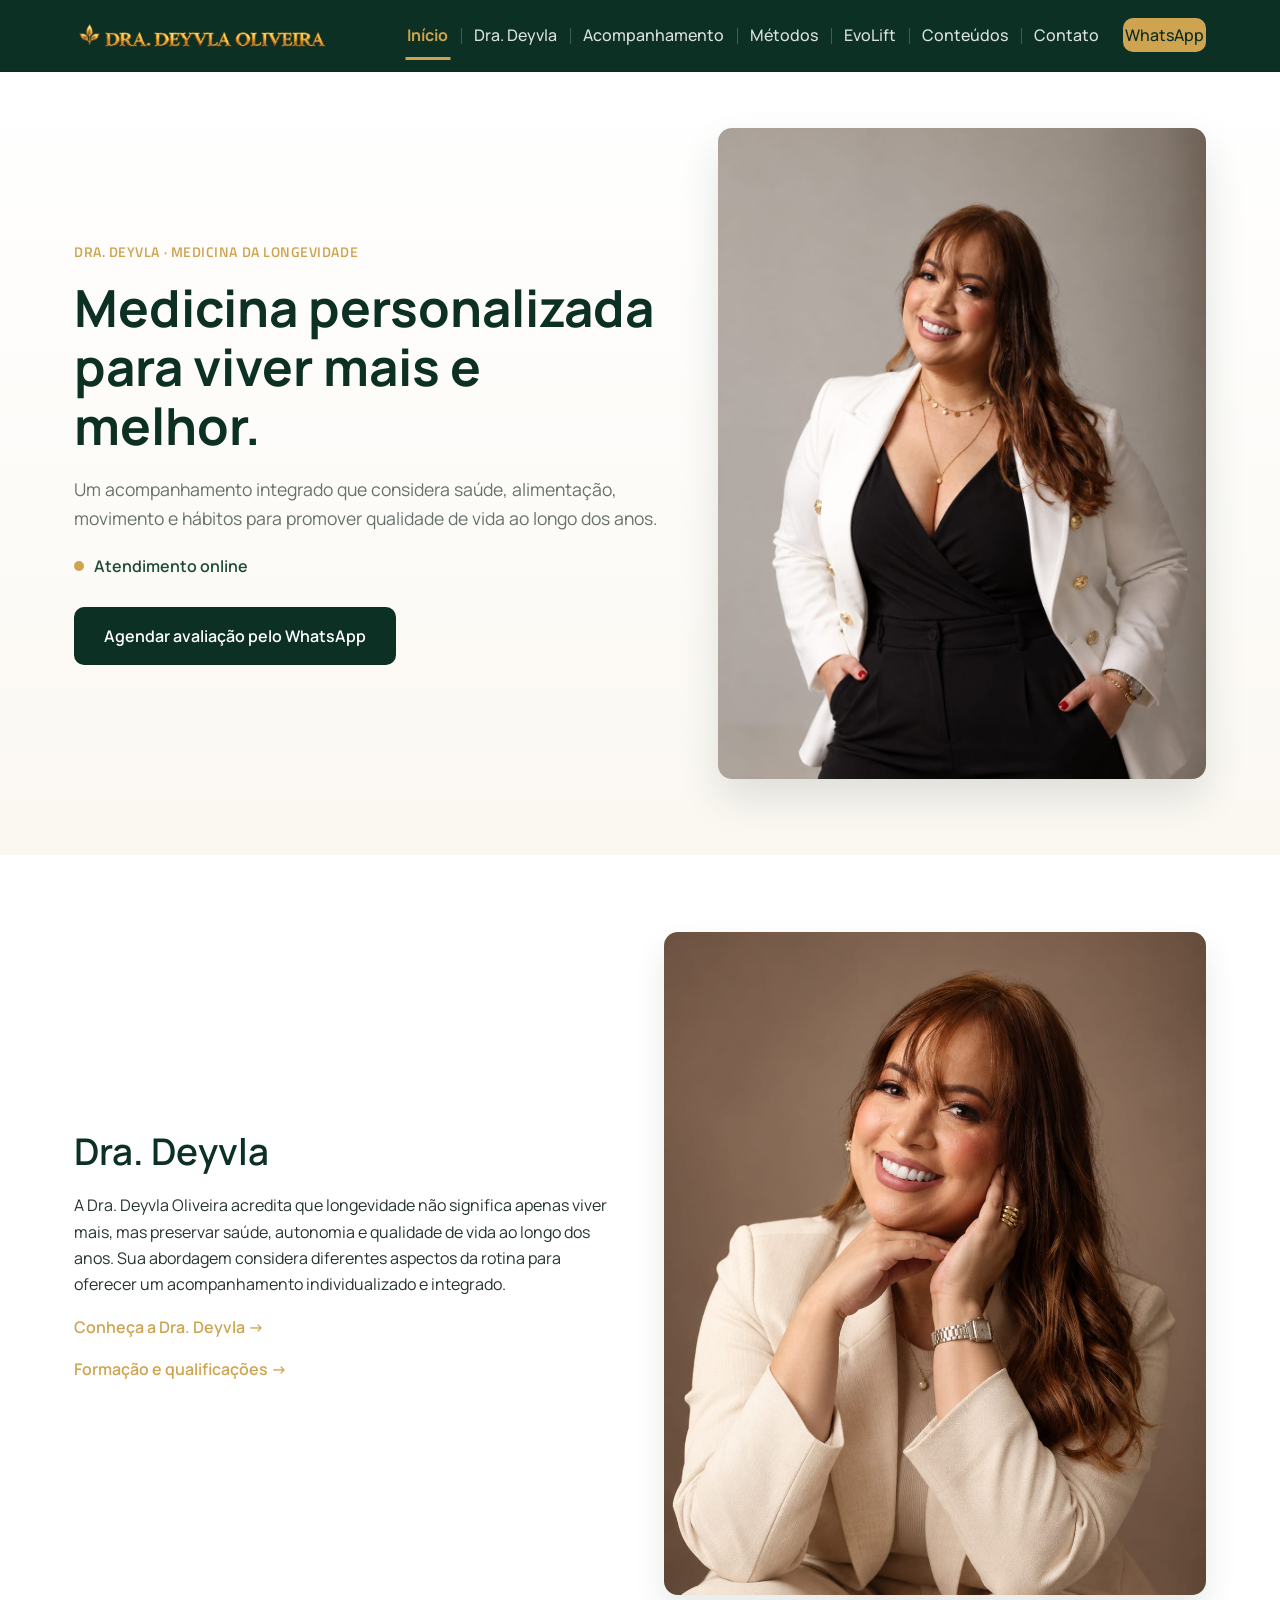
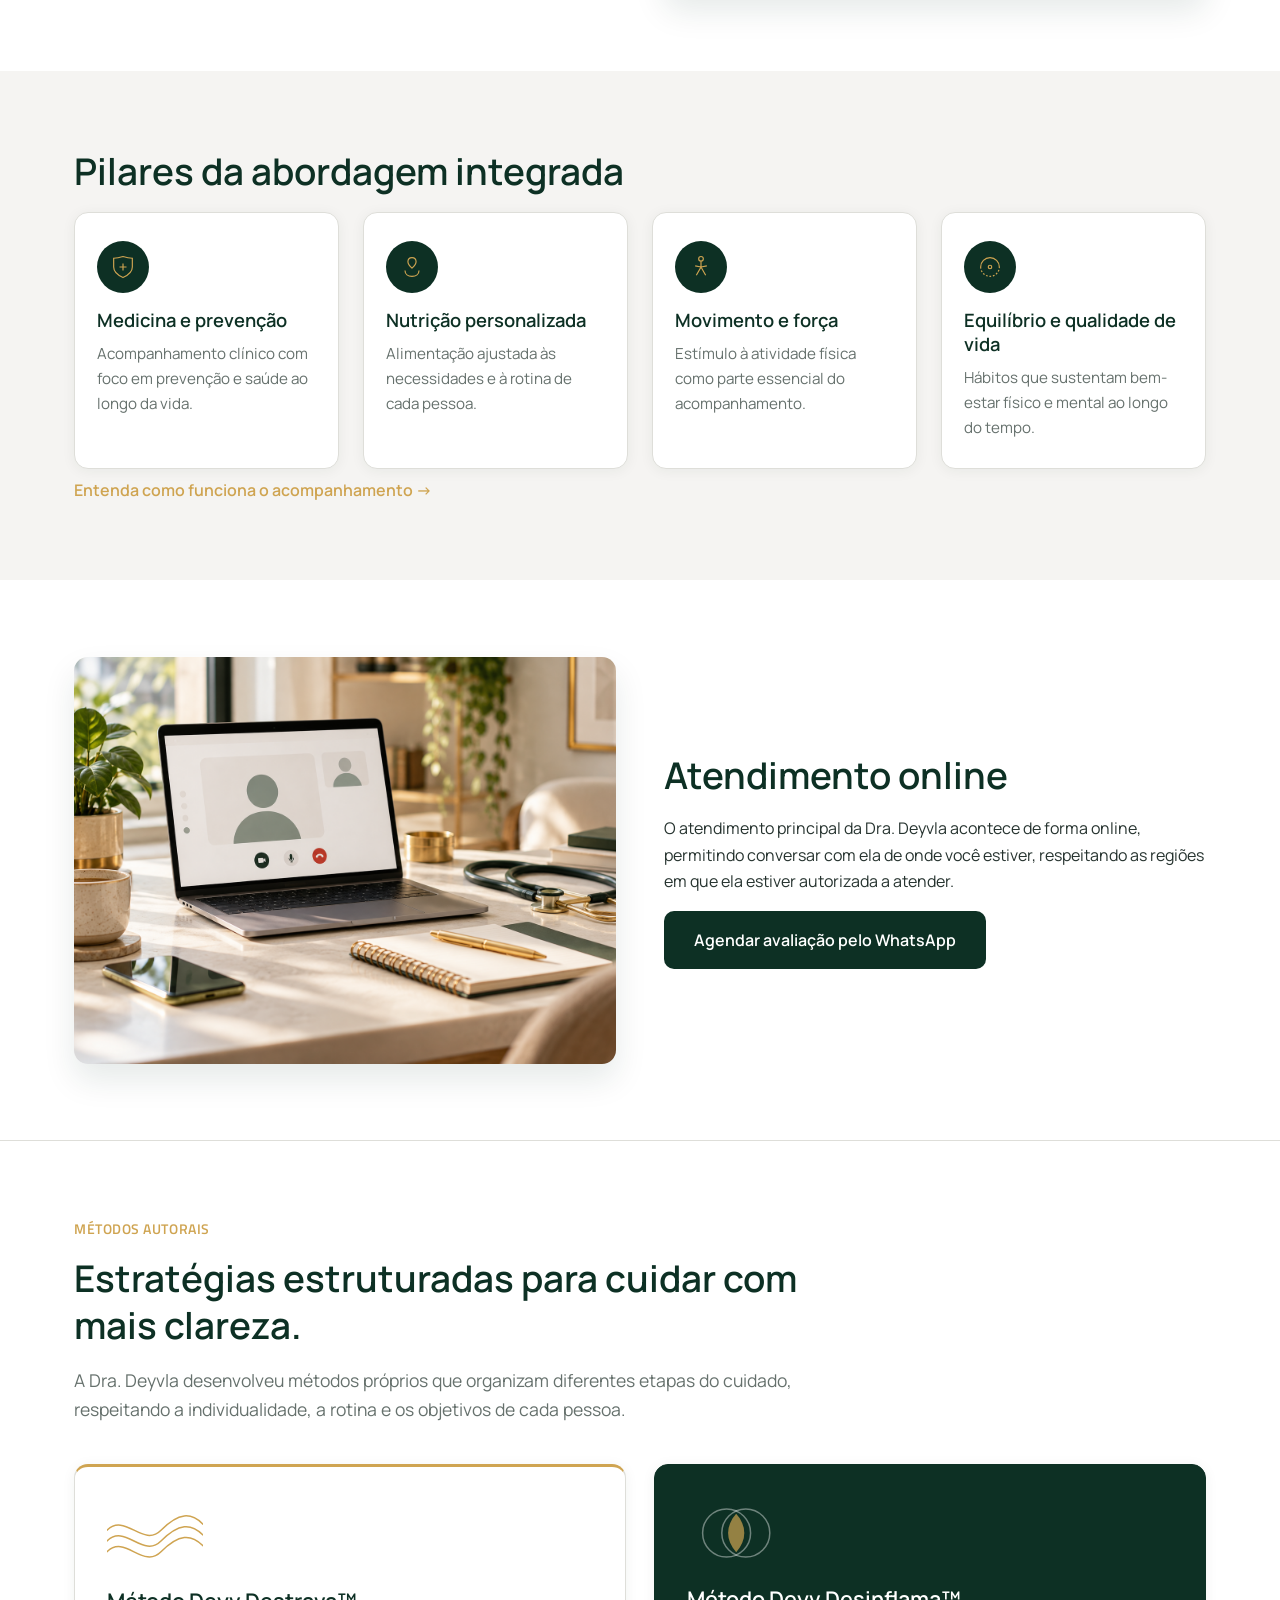
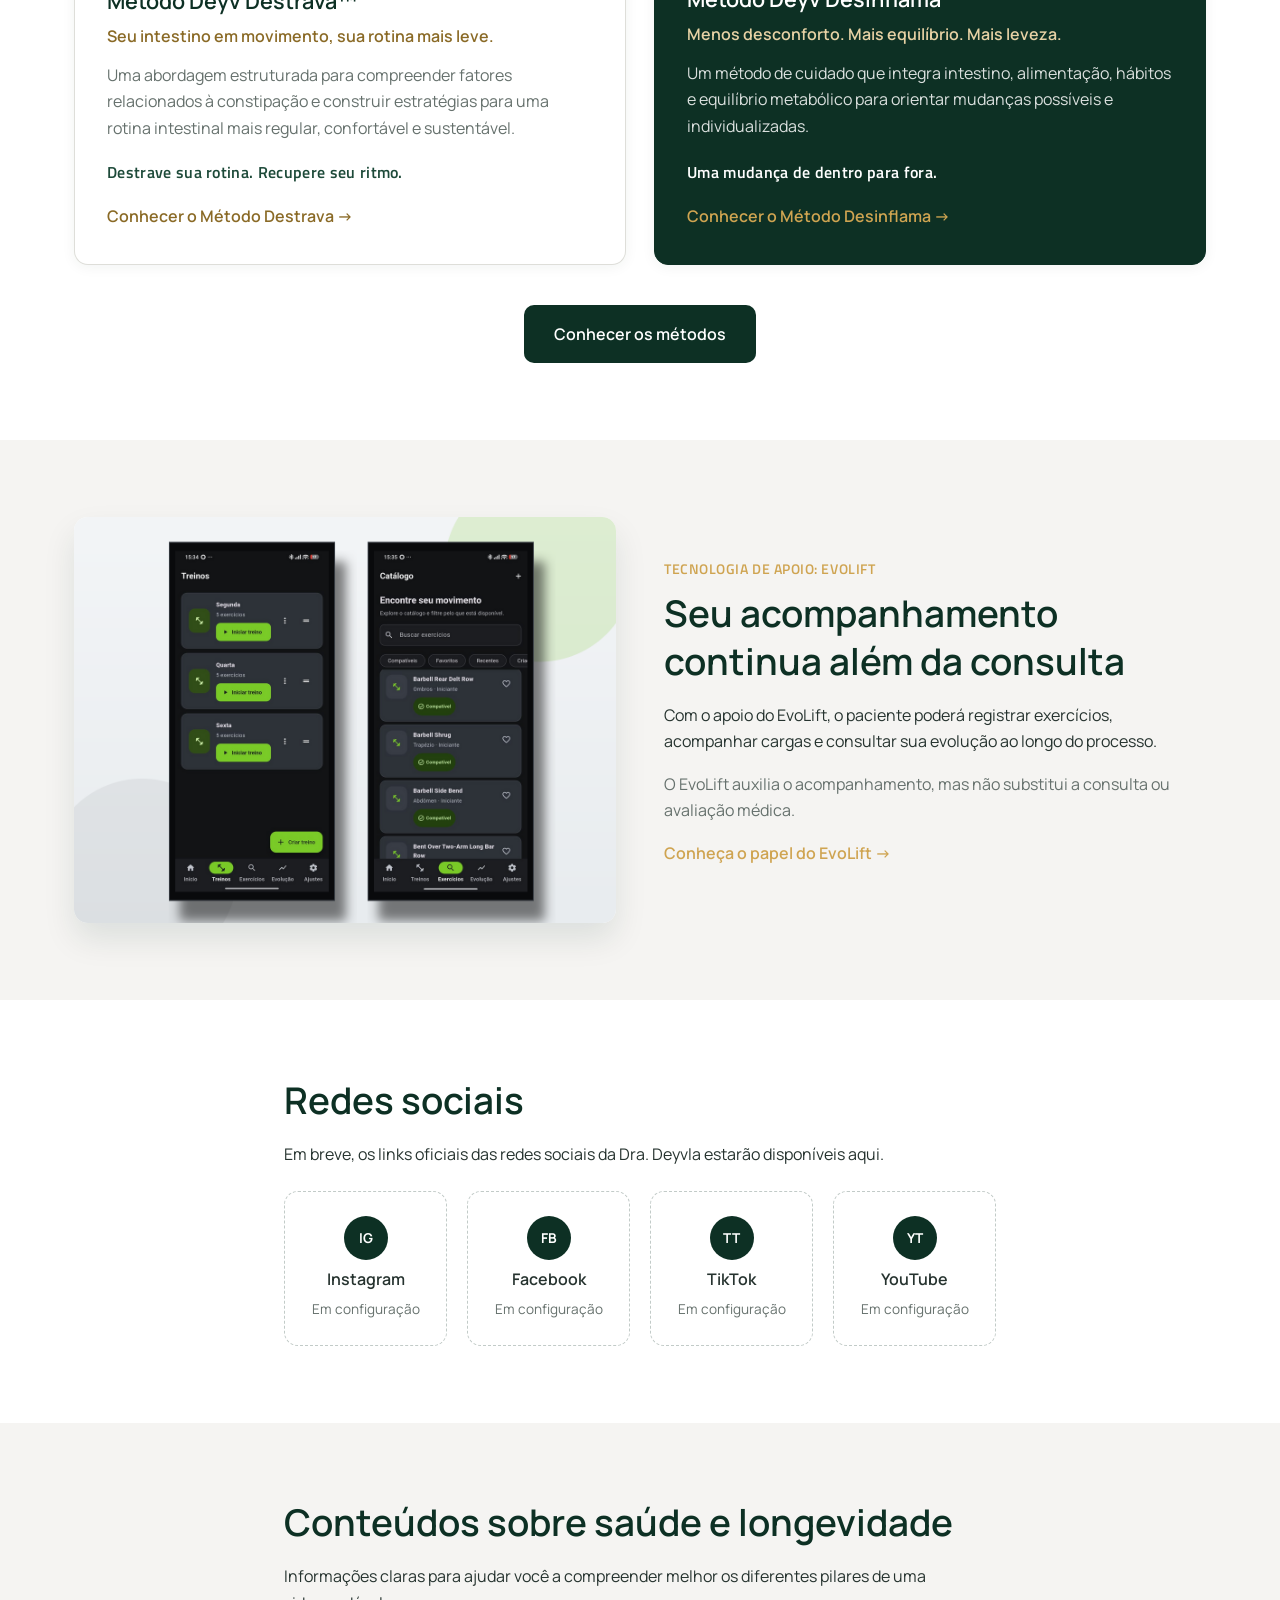
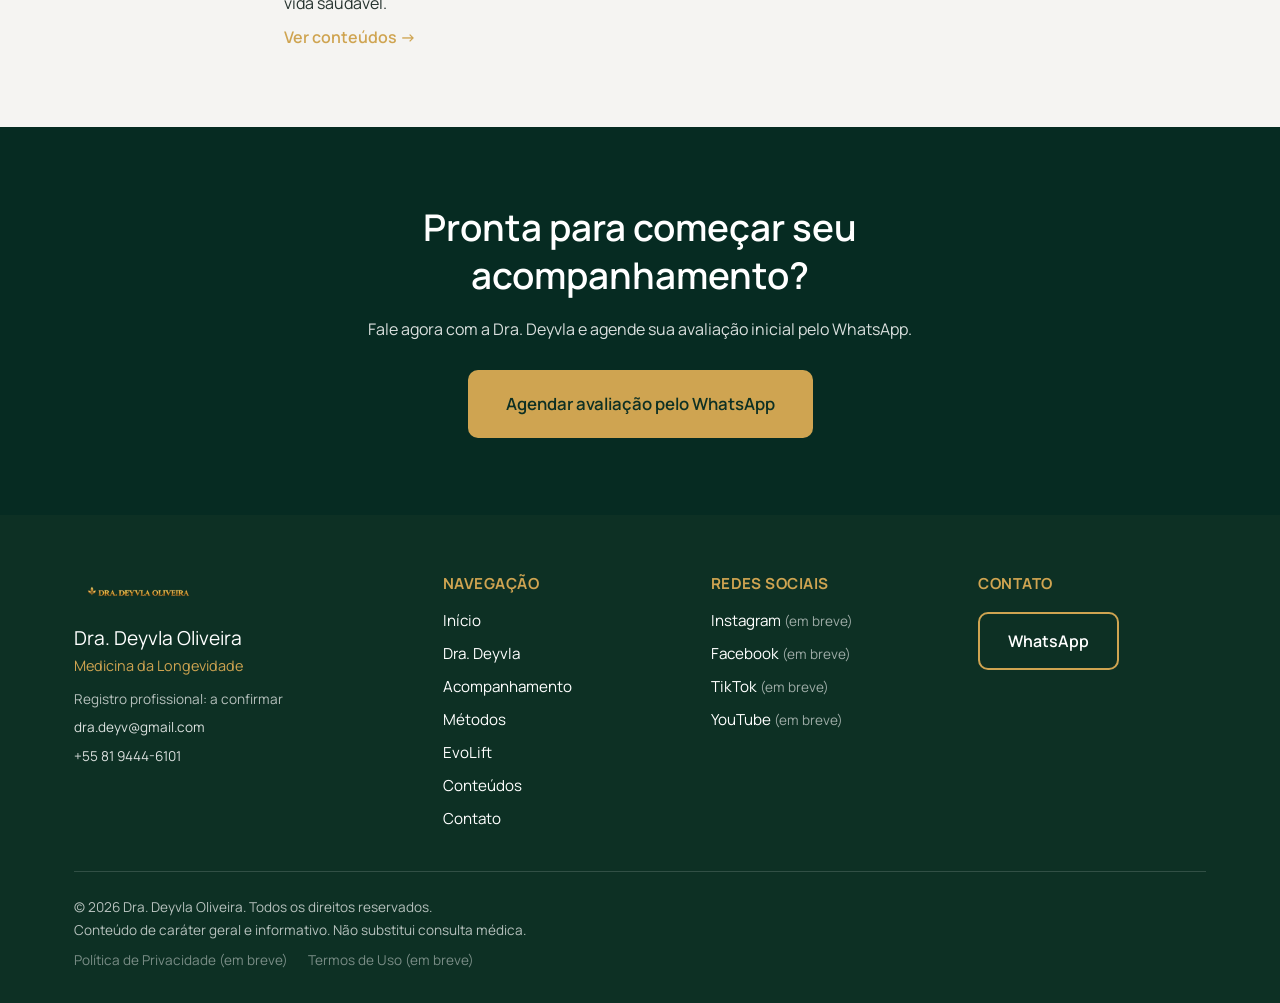
<file: index.html>
<!DOCTYPE html>
<html lang="pt-BR">
<head>
  <meta charset="UTF-8">
  <meta name="viewport" content="width=device-width, initial-scale=1.0">
  <title>Início | Dra. Deyvla Oliveira</title>
  <meta name="description" content="Dra. Deyvla Oliveira oferece um acompanhamento integrado de medicina da longevidade, com atendimento online, para promover saúde e qualidade de vida ao longo dos anos.">
  <link rel="icon" href="assets/img/logo/logo-dra-deyvla-oliveira-720x240.png" type="image/png">
  <link rel="preconnect" href="https://fonts.googleapis.com">
  <link rel="preconnect" href="https://fonts.gstatic.com" crossorigin>
  <link href="https://fonts.googleapis.com/css2?family=Manrope:wght@400;500;600;700&family=Titillium+Web:wght@400;600;700&display=swap" rel="stylesheet">
  <link rel="stylesheet" href="css/style.css">
</head>
<body>

  <a class="skip-link" href="#conteudo-principal">Saltar para o conteúdo principal</a>

  <header class="site-header">
    <div class="container header-inner">
      <a href="#inicio" class="logo">
        <img
          src="assets/img/logo/logo-dra-deyvla-oliveira-720x240.png"
          width="720"
          height="240"
          alt="Dra. Deyvla Oliveira"
          class="logo-img"
          decoding="async"
        >
      </a>

      <button
        type="button"
        class="nav-toggle"
        id="nav-toggle"
        aria-expanded="false"
        aria-controls="main-nav"
      >
        <span class="visually-hidden">Abrir menu de navegação</span>
        <span class="nav-toggle-icon" aria-hidden="true"></span>
      </button>

      <nav class="main-nav" id="main-nav" aria-label="Navegação principal">
        <ul>
          <li><a href="#inicio" aria-current="page">Início</a></li>
          <li><a href="pages/sobre.html">Dra. Deyvla</a></li>
          <li><a href="pages/acompanhamento.html">Acompanhamento</a></li>
          <li><a href="pages/metodos.html">Métodos</a></li>
          <li><a href="pages/evolift.html">EvoLift</a></li>
          <li><a href="pages/conteudos.html">Conteúdos</a></li>
          <li><a href="pages/contato.html">Contato</a></li>
          <li>
            <a class="nav-whatsapp js-whatsapp-link" href="#" data-whatsapp>
              WhatsApp
            </a>
          </li>
        </ul>
      </nav>
    </div>
  </header>

  <main id="conteudo-principal">

    <!-- Hero -->
    <section id="inicio" class="hero">
      <div class="container hero-inner">
        <div class="hero-content">
          <p class="eyebrow">Dra. Deyvla · Medicina da Longevidade</p>
          <h1>Medicina personalizada para viver mais e melhor.</h1>
          <p class="hero-text">
            Um acompanhamento integrado que considera saúde, alimentação, movimento e hábitos
            para promover qualidade de vida ao longo dos anos.
          </p>
          <p class="hero-meta">
            <span class="dot" aria-hidden="true"></span>
            Atendimento online
          </p>
          <a class="btn btn-primary js-whatsapp-link" href="#" data-whatsapp>
            Agendar avaliação pelo WhatsApp
          </a>
        </div>
        <div class="hero-media">
          <img
            src="assets/img/galeria/dra-deyvla-home-apresentacao.jpeg"
            width="1024"
            height="1536"
            alt="Dra. Deyvla Oliveira sorrindo, com blazer branco."
            class="hero-photo photo-home-apresentacao"
            loading="eager"
            decoding="async"
          >
        </div>
      </div>
    </section>

    <!-- Apresentação resumida -->
    <section id="dra-deyv" class="section section-presentation">
      <div class="container section-media-grid">
        <div class="section-text">
          <h2>Dra. Deyvla</h2>
          <!-- TODO: validar e substituir a apresentação após receber a biografia oficial da Dra. Deyvla. -->
          <p>
            A Dra. Deyvla Oliveira acredita que longevidade não significa apenas viver mais, mas preservar
            saúde, autonomia e qualidade de vida ao longo dos anos. Sua abordagem considera
            diferentes aspectos da rotina para oferecer um acompanhamento individualizado e
            integrado.
          </p>
          <p class="section-link">
            <a href="pages/sobre.html">Conheça a Dra. Deyvla →</a>
          </p>
          <p class="section-link">
            <a href="pages/sobre.html#formacao-experiencia">Formação e qualificações →</a>
          </p>
        </div>
        <div class="section-media">
          <img
            src="assets/img/galeria/dra-deyvla-home-sobre.jpeg"
            width="1024"
            height="1536"
            alt="Dra. Deyvla Oliveira sorrindo, com as mãos apoiadas no rosto e traje claro."
            class="section-photo photo-home-sobre"
            loading="lazy"
            decoding="async"
          >
        </div>
      </div>
    </section>

    <!-- Pilares da abordagem integrada -->
    <section id="abordagem" class="section section-pillars alt-bg">
      <div class="container">
        <h2>Pilares da abordagem integrada</h2>
        <!-- Os nomes e descrições dos pilares dependem de validação profissional -->
        <ul class="pillars-grid">
          <li class="pillar-card">
            <span class="pillar-icon" aria-hidden="true">
              <svg viewBox="0 0 48 48" width="28" height="28" fill="none" stroke="currentColor" stroke-width="2">
                <path d="M24 6c-9 3-16 3-16 3v15c0 9 7 14 16 18 9-4 16-9 16-18V9s-7 0-16-3z"/>
                <path d="M24 18v12M18 24h12"/>
              </svg>
            </span>
            <h3>Medicina e prevenção</h3>
            <p>Acompanhamento clínico com foco em prevenção e saúde ao longo da vida.</p>
          </li>
          <li class="pillar-card">
            <span class="pillar-icon" aria-hidden="true">
              <svg viewBox="0 0 48 48" width="28" height="28" fill="none" stroke="currentColor" stroke-width="2">
                <path d="M24 8c4 0 7 3 7 7 0 5-7 11-7 11s-7-6-7-11c0-4 3-7 7-7z"/>
                <path d="M12 30c0 6 5 10 12 10s12-4 12-10"/>
              </svg>
            </span>
            <h3>Nutrição personalizada</h3>
            <p>Alimentação ajustada às necessidades e à rotina de cada pessoa.</p>
          </li>
          <li class="pillar-card">
            <span class="pillar-icon" aria-hidden="true">
              <svg viewBox="0 0 48 48" width="28" height="28" fill="none" stroke="currentColor" stroke-width="2">
                <circle cx="24" cy="10" r="4"/>
                <path d="M24 14v10l-8 14M24 24l8 14M14 22l10 2 10-2"/>
              </svg>
            </span>
            <h3>Movimento e força</h3>
            <p>Estímulo à atividade física como parte essencial do acompanhamento.</p>
          </li>
          <li class="pillar-card">
            <span class="pillar-icon" aria-hidden="true">
              <svg viewBox="0 0 48 48" width="28" height="28" fill="none" stroke="currentColor" stroke-width="2">
                <path d="M8 24a16 16 0 0 1 32 0"/>
                <path d="M8 24a16 16 0 0 0 32 0" stroke-dasharray="3 3"/>
                <circle cx="24" cy="24" r="3"/>
              </svg>
            </span>
            <h3>Equilíbrio e qualidade de vida</h3>
            <p>Hábitos que sustentam bem-estar físico e mental ao longo do tempo.</p>
          </li>
        </ul>
        <p class="section-link">
          <a href="pages/acompanhamento.html">Entenda como funciona o acompanhamento →</a>
        </p>
      </div>
    </section>

    <!-- Atendimento online -->
    <section id="atendimento-online" class="section section-online">
      <div class="container section-media-grid">
        <div class="section-media">
          <img
            src="assets/img/hero/atendimento-online-home.png"
            width="1536"
            height="1024"
            alt="Ambiente profissional preparado para acompanhamento médico online."
            class="section-photo"
            loading="lazy"
            decoding="async"
          >
        </div>
        <div class="section-text">
          <h2>Atendimento online</h2>
          <p>
            O atendimento principal da Dra. Deyvla acontece de forma online, permitindo conversar
            com ela de onde você estiver, respeitando as regiões em que ela estiver autorizada a
            atender.
          </p>
          <a class="btn btn-primary js-whatsapp-link" href="#" data-whatsapp>
            Agendar avaliação pelo WhatsApp
          </a>
        </div>
      </div>
    </section>

    <!-- Métodos autorais -->
    <section id="metodos-home" class="section methods-home" aria-labelledby="metodos-home-titulo">
      <div class="container">
        <div class="methods-home-header">
          <p class="eyebrow">Métodos autorais</p>
          <h2 id="metodos-home-titulo">Estratégias estruturadas para cuidar com mais clareza.</h2>
          <p class="section-intro">
            A Dra. Deyvla desenvolveu métodos próprios que organizam diferentes etapas do cuidado,
            respeitando a individualidade, a rotina e os objetivos de cada pessoa.
          </p>
        </div>

        <div class="methods-home-grid">
          <article class="methods-home-card methods-home-card--destrava">
            <svg class="methods-home-art" viewBox="0 0 160 120" aria-hidden="true" focusable="false">
              <path d="M0 52 C 30 22, 60 82, 90 52 S 140 22, 160 42" />
              <path d="M0 70 C 30 40, 60 100, 90 70 S 140 40, 160 60" />
              <path d="M0 88 C 30 58, 60 118, 90 88 S 140 58, 160 78" />
            </svg>
            <h3>Método Deyv Destrava™</h3>
            <p class="methods-home-slogan">Seu intestino em movimento, sua rotina mais leve.</p>
            <p>
              Uma abordagem estruturada para compreender fatores relacionados à constipação e
              construir estratégias para uma rotina intestinal mais regular, confortável e sustentável.
            </p>
            <p class="methods-home-tagline">Destrave sua rotina. Recupere seu ritmo.</p>
            <p class="methods-home-link">
              <a href="pages/metodos.html#deyv-destrava">Conhecer o Método Destrava <span aria-hidden="true">→</span></a>
            </p>
          </article>

          <article class="methods-home-card methods-home-card--desinflama">
            <svg class="methods-home-art" viewBox="0 0 160 120" aria-hidden="true" focusable="false">
              <circle cx="66" cy="60" r="40" />
              <circle cx="98" cy="60" r="40" />
              <path class="methods-home-art-leaf" d="M82 28 C 64 48, 64 72, 82 92 C 100 72, 100 48, 82 28 Z" />
            </svg>
            <h3>Método Deyv Desinflama™</h3>
            <p class="methods-home-slogan">Menos desconforto. Mais equilíbrio. Mais leveza.</p>
            <p>
              Um método de cuidado que integra intestino, alimentação, hábitos e equilíbrio metabólico
              para orientar mudanças possíveis e individualizadas.
            </p>
            <p class="methods-home-tagline">Uma mudança de dentro para fora.</p>
            <p class="methods-home-link">
              <a href="pages/metodos.html#deyv-desinflama">Conhecer o Método Desinflama <span aria-hidden="true">→</span></a>
            </p>
          </article>
        </div>

        <p class="methods-home-cta">
          <a class="btn btn-primary" href="pages/metodos.html">Conhecer os métodos</a>
        </p>
      </div>
    </section>

    <!-- EvoLift -->
    <section id="evolift" class="section section-evolift alt-bg">
      <div class="container section-media-grid reverse">
        <div class="section-text">
          <p class="eyebrow">Tecnologia de apoio: EvoLift</p>
          <h2>Seu acompanhamento continua além da consulta</h2>
          <p>
            Com o apoio do EvoLift, o paciente poderá registrar exercícios, acompanhar cargas e
            consultar sua evolução ao longo do processo.
          </p>
          <p class="text-muted">
            O EvoLift auxilia o acompanhamento, mas não substitui a consulta ou avaliação médica.
          </p>
          <!-- TODO técnico: nesta fase não existe integração entre o site e o EvoLift. -->
          <p class="section-link">
            <a href="pages/evolift.html">Conheça o papel do EvoLift →</a>
          </p>
        </div>
        <div class="section-media">
          <img
            src="assets/img/evolift/evolift-apresentacao-home.png"
            width="1200"
            height="900"
            alt="Telas de treinos e exercícios do aplicativo EvoLift."
            class="section-photo evolift-composition"
            loading="lazy"
            decoding="async"
          >
        </div>
      </div>
    </section>

    <!-- Redes sociais -->
    <section id="redes-sociais" class="section section-social">
      <div class="container section-narrow">
        <h2>Redes sociais</h2>
        <p>Em breve, os links oficiais das redes sociais da Dra. Deyvla estarão disponíveis aqui.</p>
        <ul class="social-grid">
          <li class="social-card">
            <span class="social-icon" aria-hidden="true">IG</span>
            <span class="social-name">Instagram</span>
            <!-- TODO: inserir URL oficial do Instagram -->
            <span class="social-status">Em configuração</span>
          </li>
          <li class="social-card">
            <span class="social-icon" aria-hidden="true">FB</span>
            <span class="social-name">Facebook</span>
            <!-- TODO: inserir URL oficial do Facebook -->
            <span class="social-status">Em configuração</span>
          </li>
          <li class="social-card">
            <span class="social-icon" aria-hidden="true">TT</span>
            <span class="social-name">TikTok</span>
            <!-- TODO: inserir URL oficial do TikTok -->
            <span class="social-status">Em configuração</span>
          </li>
          <li class="social-card">
            <span class="social-icon" aria-hidden="true">YT</span>
            <span class="social-name">YouTube</span>
            <!-- TODO: inserir URL oficial do YouTube -->
            <span class="social-status">Em configuração</span>
          </li>
        </ul>
      </div>
    </section>

    <!-- Conteúdos -->
    <section id="conteudos-home" class="section alt-bg">
      <div class="container section-narrow">
        <h2>Conteúdos sobre saúde e longevidade</h2>
        <p>
          Informações claras para ajudar você a compreender melhor os diferentes pilares de uma
          vida saudável.
        </p>
        <p class="section-link">
          <a href="pages/conteudos.html">Ver conteúdos →</a>
        </p>
      </div>
    </section>

    <!-- CTA final -->
    <section id="contato-final" class="section section-final-cta">
      <div class="container section-narrow">
        <h2>Pronta para começar seu acompanhamento?</h2>
        <p>Fale agora com a Dra. Deyvla e agende sua avaliação inicial pelo WhatsApp.</p>
        <a class="btn btn-primary btn-large js-whatsapp-link" href="#" data-whatsapp>
          Agendar avaliação pelo WhatsApp
        </a>
      </div>
    </section>

  </main>

  <footer class="site-footer">
    <div class="container footer-inner">
      <div class="footer-brand">
        <img
          src="assets/img/logo/logo-dra-deyvla-oliveira-720x240.png"
          width="720"
          height="240"
          alt="Dra. Deyvla Oliveira"
          class="footer-logo"
          loading="lazy"
          decoding="async"
        >
        <p class="footer-name">Dra. Deyvla Oliveira</p>
        <p class="footer-tagline">Medicina da Longevidade</p>
        <!-- TODO: inserir registro profissional assim que validado -->
        <p class="footer-register">Registro profissional: a confirmar</p>
        <p class="footer-direct-contact">
          <a href="mailto:dra.deyv@gmail.com">dra.deyv@gmail.com</a>
        </p>
        <p class="footer-direct-contact">
          <a class="js-whatsapp-link" href="#" data-whatsapp>+55 81 9444-6101</a>
        </p>
      </div>

      <div class="footer-nav">
        <p class="footer-heading">Navegação</p>
        <ul class="footer-nav-list">
          <li><a href="#inicio">Início</a></li>
          <li><a href="pages/sobre.html">Dra. Deyvla</a></li>
          <li><a href="pages/acompanhamento.html">Acompanhamento</a></li>
          <li><a href="pages/metodos.html">Métodos</a></li>
          <li><a href="pages/evolift.html">EvoLift</a></li>
          <li><a href="pages/conteudos.html">Conteúdos</a></li>
          <li><a href="pages/contato.html">Contato</a></li>
        </ul>
      </div>

      <div class="footer-social">
        <p class="footer-heading">Redes sociais</p>
        <ul class="footer-social-list">
          <li>Instagram <span class="footer-status">(em breve)</span></li>
          <li>Facebook <span class="footer-status">(em breve)</span></li>
          <li>TikTok <span class="footer-status">(em breve)</span></li>
          <li>YouTube <span class="footer-status">(em breve)</span></li>
        </ul>
      </div>

      <div class="footer-contact">
        <p class="footer-heading">Contato</p>
        <a class="btn btn-secondary js-whatsapp-link" href="#" data-whatsapp>
          WhatsApp
        </a>
      </div>
    </div>
    <div class="container">
      <div class="footer-legal">
        <p>&copy; <span id="ano"></span> Dra. Deyvla Oliveira. Todos os direitos reservados.</p>
        <p>Conteúdo de caráter geral e informativo. Não substitui consulta médica.</p>
        <p class="footer-legal-links">
          <span class="footer-legal-link" aria-disabled="true">Política de Privacidade (em breve)</span>
          <span class="footer-legal-link" aria-disabled="true">Termos de Uso (em breve)</span>
        </p>
      </div>
    </div>
  </footer>

  <div id="whatsapp-toast" class="whatsapp-toast" role="status" aria-live="polite" hidden></div>

  <script src="js/main.js"></script>
</body>
</html>
</file>
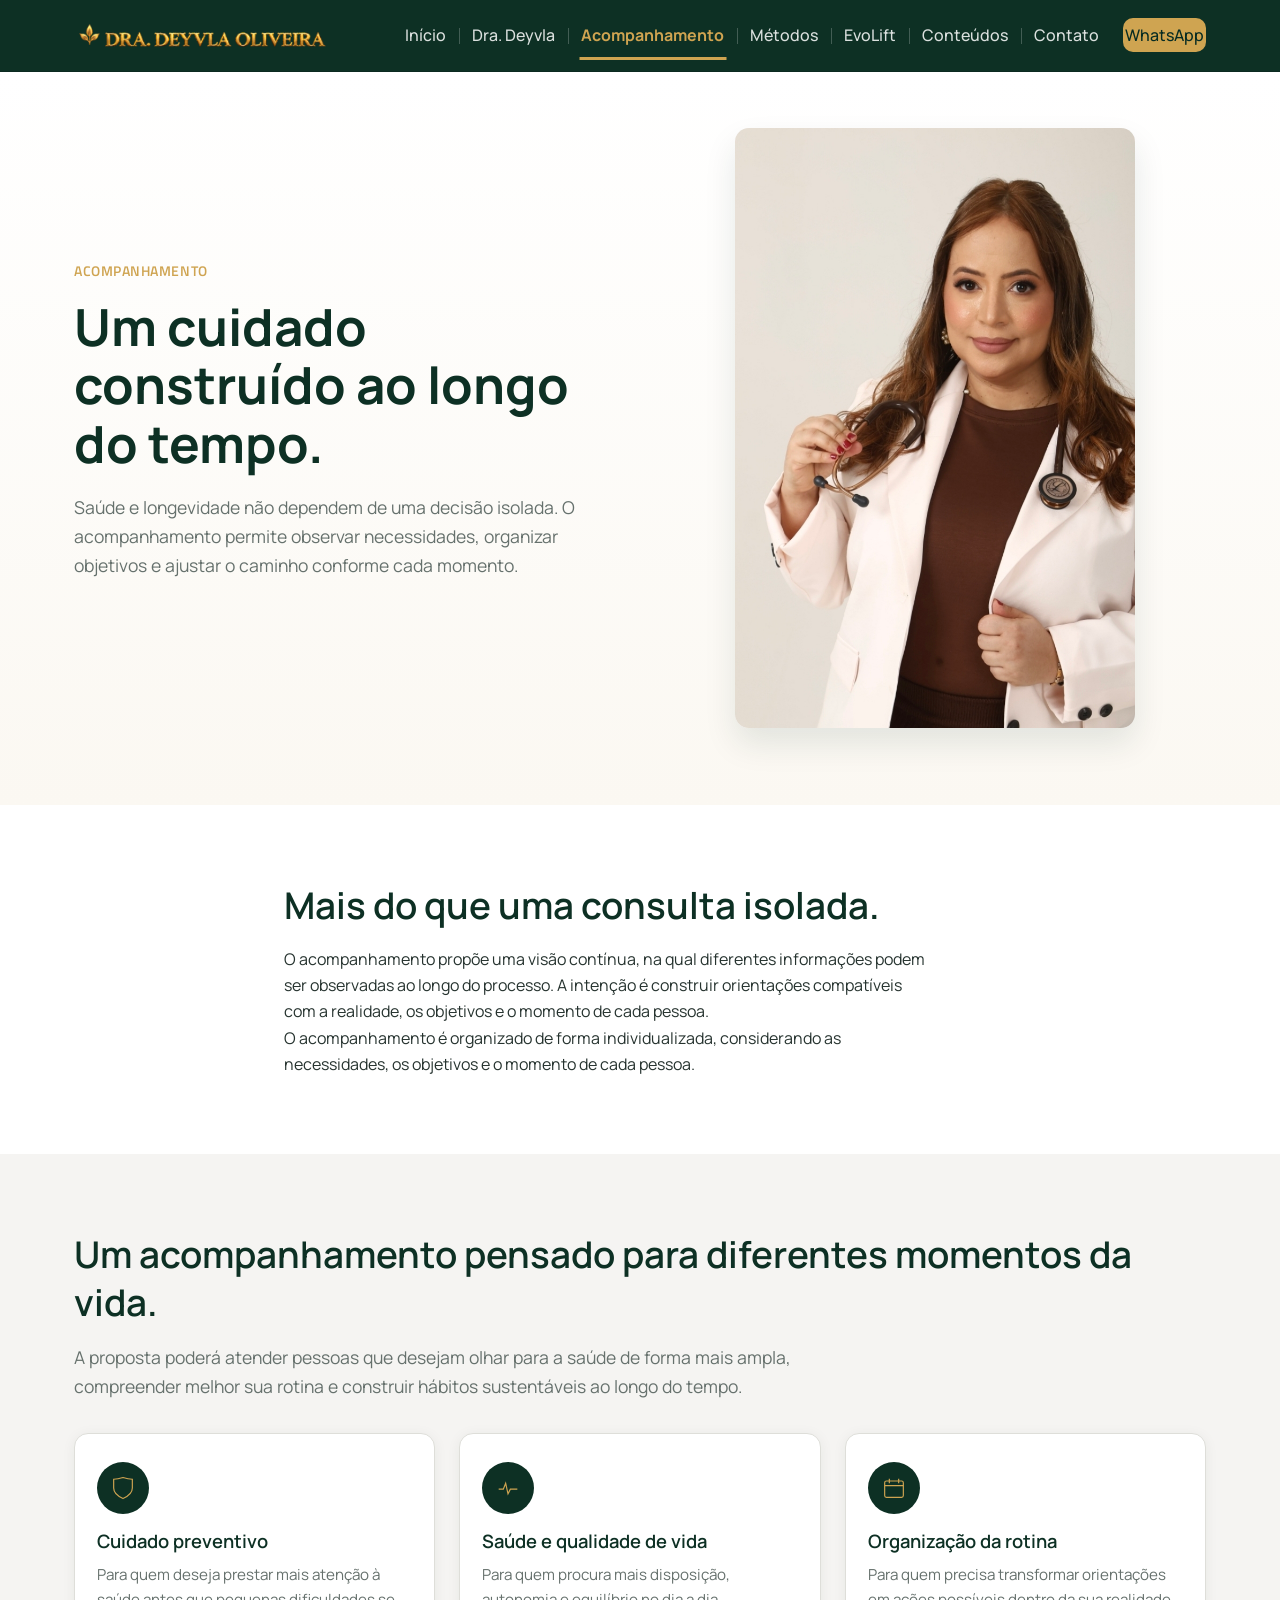
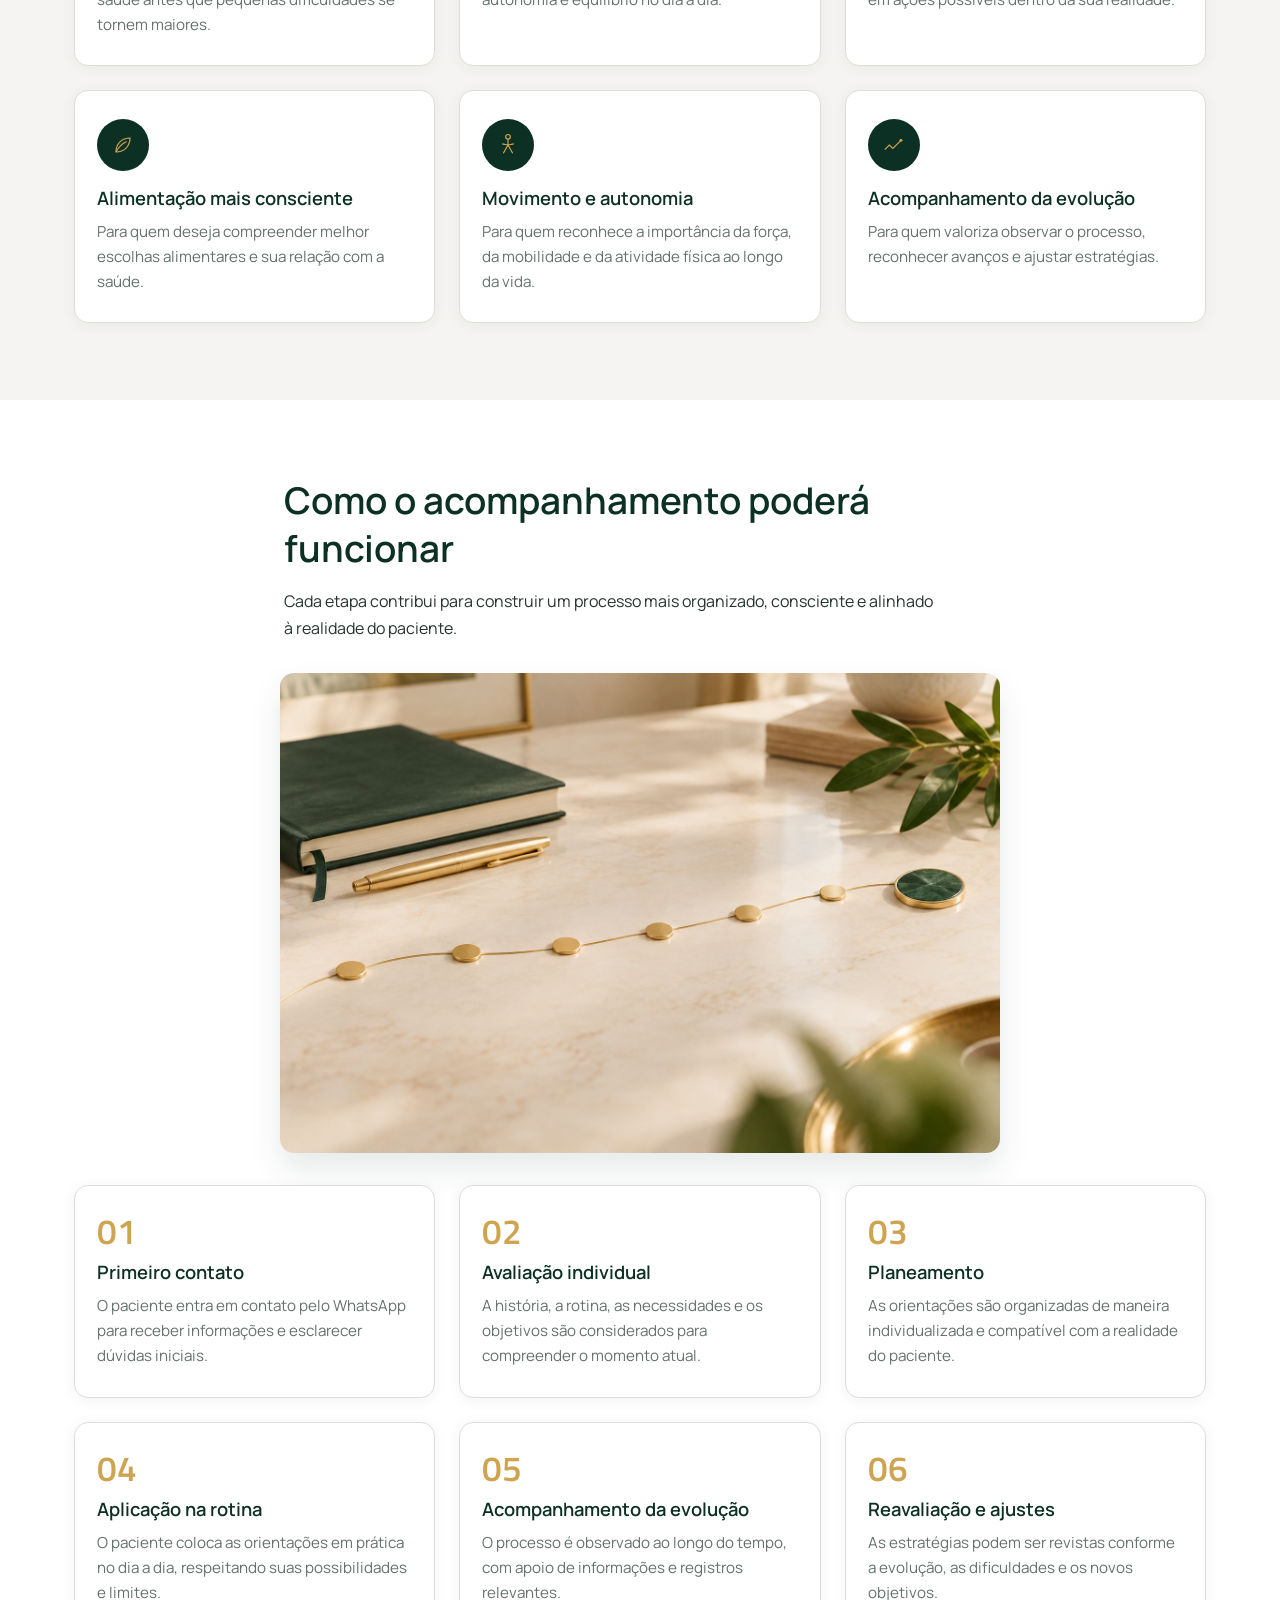
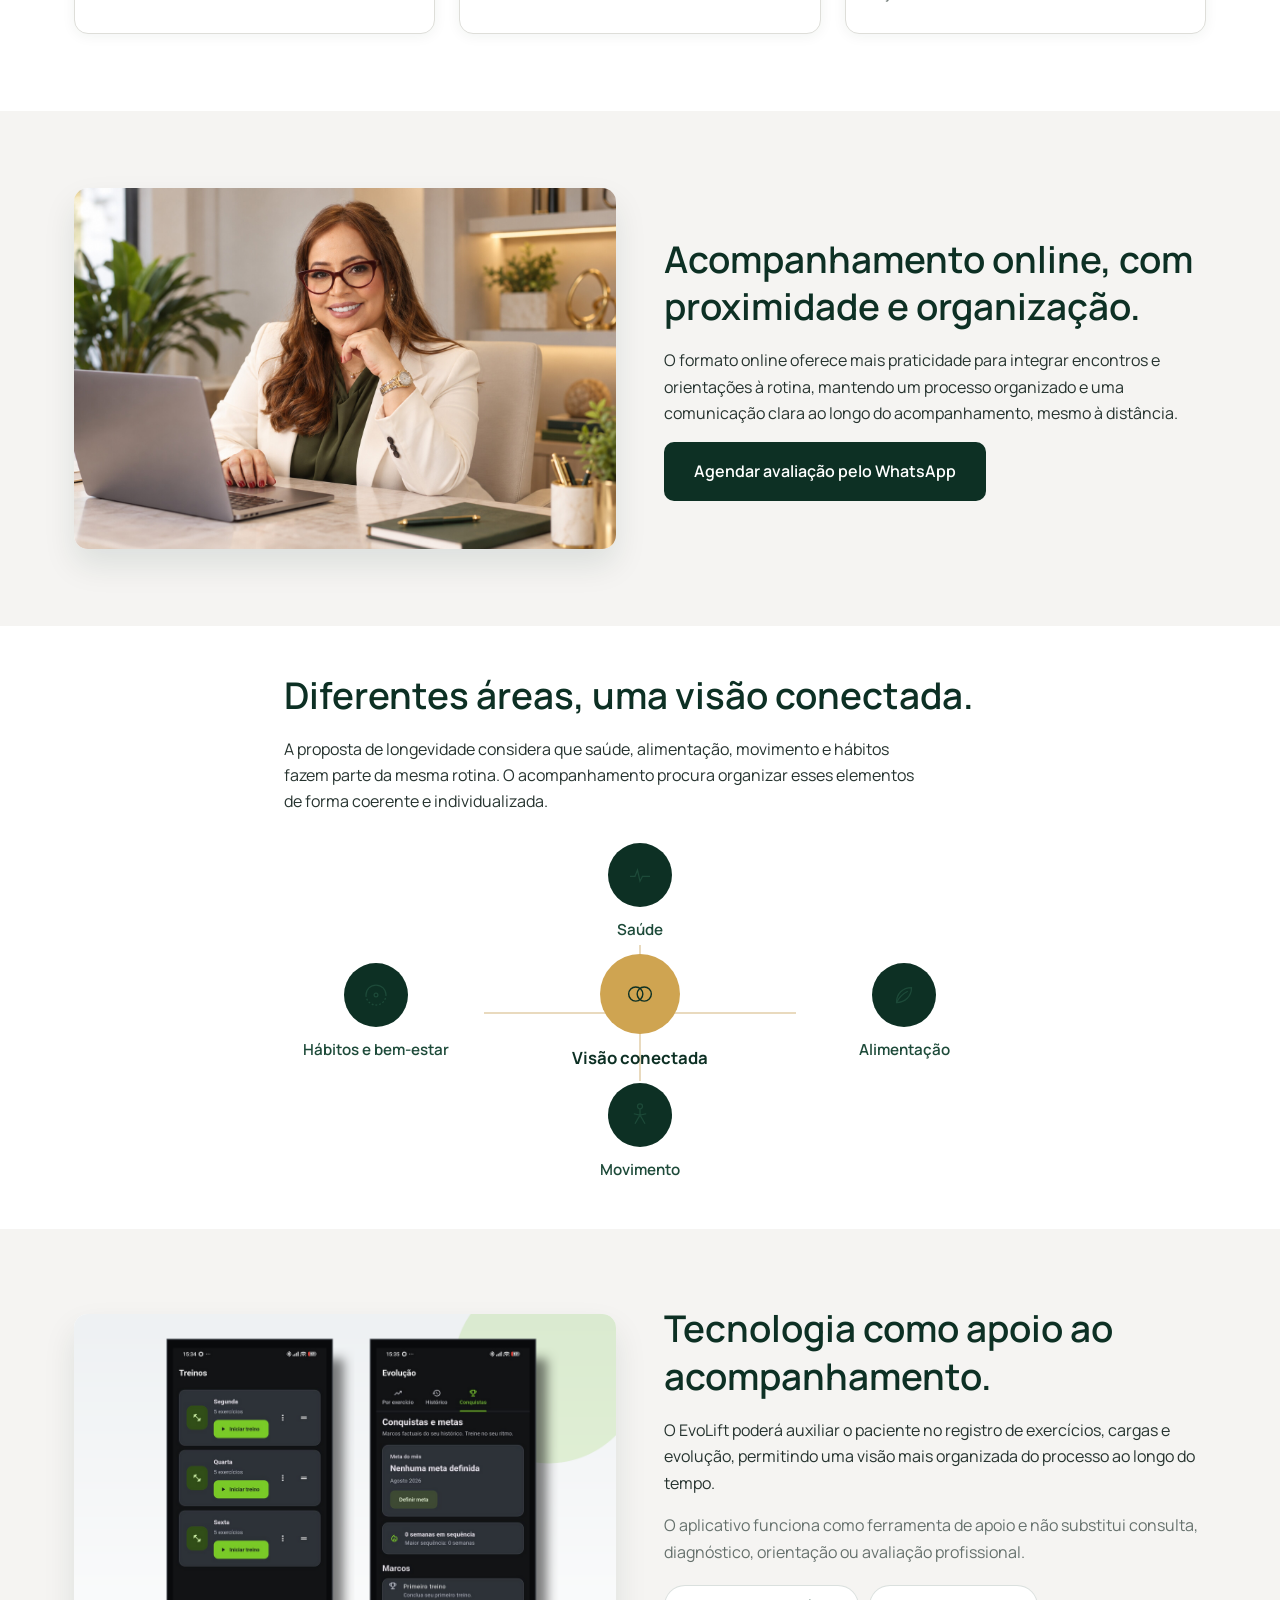
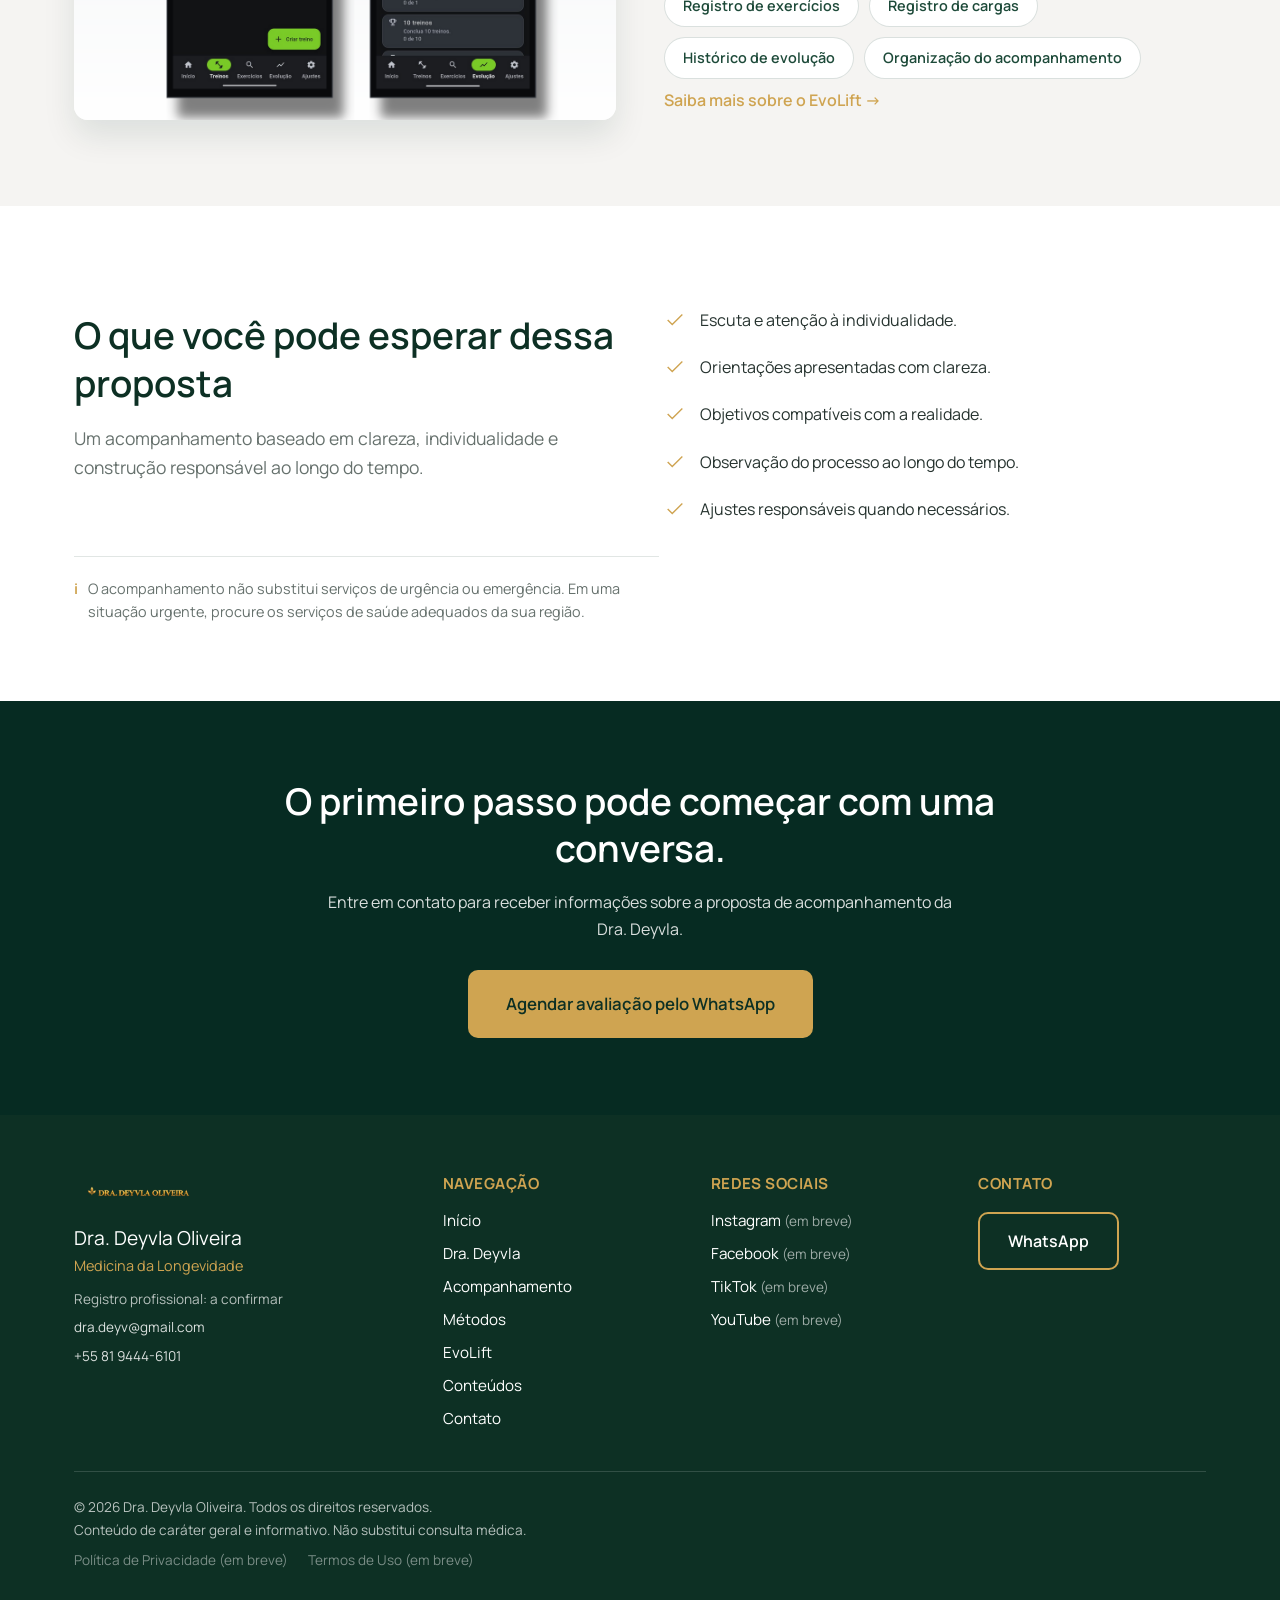
<file: pages/acompanhamento.html>
<!DOCTYPE html>
<html lang="pt-BR">
<head>
  <meta charset="UTF-8">
  <meta name="viewport" content="width=device-width, initial-scale=1.0">
  <title>Acompanhamento | Dra. Deyvla Oliveira</title>
  <meta name="description" content="Conheça a proposta de acompanhamento integrado da Dra. Deyvla Oliveira, unindo saúde, alimentação, movimento, hábitos e apoio do EvoLift.">
  <link rel="icon" href="../assets/img/logo/logo-dra-deyvla-oliveira-720x240.png" type="image/png">
  <link rel="preconnect" href="https://fonts.googleapis.com">
  <link rel="preconnect" href="https://fonts.gstatic.com" crossorigin>
  <link href="https://fonts.googleapis.com/css2?family=Manrope:wght@400;500;600;700&family=Titillium+Web:wght@400;600;700&display=swap" rel="stylesheet">
  <link rel="stylesheet" href="../css/style.css">
</head>
<body>

  <a class="skip-link" href="#conteudo-principal">Saltar para o conteúdo principal</a>

  <header class="site-header">
    <div class="container header-inner">
      <a href="../index.html" class="logo">
        <img
          src="../assets/img/logo/logo-dra-deyvla-oliveira-720x240.png"
          width="720"
          height="240"
          alt="Dra. Deyvla Oliveira"
          class="logo-img"
          decoding="async"
        >
      </a>

      <button
        type="button"
        class="nav-toggle"
        id="nav-toggle"
        aria-expanded="false"
        aria-controls="main-nav"
      >
        <span class="visually-hidden">Abrir menu de navegação</span>
        <span class="nav-toggle-icon" aria-hidden="true"></span>
      </button>

      <nav class="main-nav" id="main-nav" aria-label="Navegação principal">
        <ul>
          <li><a href="../index.html">Início</a></li>
          <li><a href="sobre.html">Dra. Deyvla</a></li>
          <li><a href="acompanhamento.html" aria-current="page">Acompanhamento</a></li>
          <li><a href="metodos.html">Métodos</a></li>
          <li><a href="evolift.html">EvoLift</a></li>
          <li><a href="conteudos.html">Conteúdos</a></li>
          <li><a href="contato.html">Contato</a></li>
          <li>
            <a class="nav-whatsapp js-whatsapp-link" href="#" data-whatsapp>
              WhatsApp
            </a>
          </li>
        </ul>
      </nav>
    </div>
  </header>

  <main id="conteudo-principal">

    <!-- Hero interno -->
    <section class="inner-hero">
      <div class="container section-media-grid">
        <div class="section-text">
          <p class="eyebrow">Acompanhamento</p>
          <h1>Um cuidado construído ao longo do tempo.</h1>
          <p class="hero-text">
            Saúde e longevidade não dependem de uma decisão isolada. O acompanhamento permite
            observar necessidades, organizar objetivos e ajustar o caminho conforme cada
            momento.
          </p>
        </div>
        <div class="section-media section-media-portrait section-media-2-3">
          <img
            src="../assets/img/galeria/dra-deyvla-acompanhamento-profissional.jpeg"
            width="747"
            height="1321"
            alt="Dra. Deyvla Oliveira com jaleco e estetoscópio."
            class="section-photo photo-acompanhamento-profissional"
            loading="eager"
            decoding="async"
          >
        </div>
      </div>
    </section>

    <!-- Introdução ao acompanhamento -->
    <section id="introducao" class="section">
      <div class="container section-narrow">
        <h2>Mais do que uma consulta isolada.</h2>
        <!-- TODO final: substituir pela descrição oficial do modelo de acompanhamento da Dra. Deyvla. -->
        <p>
          O acompanhamento propõe uma visão contínua, na qual diferentes informações podem ser
          observadas ao longo do processo. A intenção é construir orientações compatíveis com a
          realidade, os objetivos e o momento de cada pessoa.
        </p>
        <!-- TODO final: substituir pela descrição oficial do modelo, duração e frequência do acompanhamento. -->
        <p>
          O acompanhamento é organizado de forma individualizada, considerando as necessidades,
          os objetivos e o momento de cada pessoa.
        </p>
      </div>
    </section>

    <!-- Para quem é o acompanhamento -->
    <section id="para-quem" class="section alt-bg">
      <div class="container">
        <h2>Um acompanhamento pensado para diferentes momentos da vida.</h2>
        <p class="section-intro">
          A proposta poderá atender pessoas que desejam olhar para a saúde de forma mais ampla,
          compreender melhor sua rotina e construir hábitos sustentáveis ao longo do tempo.
        </p>
        <!-- TODO final: validar o público e as necessidades oficialmente acompanhadas pela Dra. Deyvla. -->
        <ul class="situations-grid">
          <li class="pillar-card">
            <span class="pillar-icon" aria-hidden="true">
              <svg viewBox="0 0 48 48" width="28" height="28" fill="none" stroke="currentColor" stroke-width="2">
                <path d="M24 6c-9 3-16 3-16 3v15c0 9 7 14 16 18 9-4 16-9 16-18V9s-7 0-16-3z"/>
              </svg>
            </span>
            <h3>Cuidado preventivo</h3>
            <p>Para quem deseja prestar mais atenção à saúde antes que pequenas dificuldades se tornem maiores.</p>
          </li>
          <li class="pillar-card">
            <span class="pillar-icon" aria-hidden="true">
              <svg viewBox="0 0 48 48" width="28" height="28" fill="none" stroke="currentColor" stroke-width="2">
                <path d="M8 26h8l4-10 4 18 4-8h12"/>
              </svg>
            </span>
            <h3>Saúde e qualidade de vida</h3>
            <p>Para quem procura mais disposição, autonomia e equilíbrio no dia a dia.</p>
          </li>
          <li class="pillar-card">
            <span class="pillar-icon" aria-hidden="true">
              <svg viewBox="0 0 48 48" width="28" height="28" fill="none" stroke="currentColor" stroke-width="2">
                <rect x="8" y="12" width="32" height="28" rx="3"/>
                <path d="M8 20h32M16 8v8M32 8v8"/>
              </svg>
            </span>
            <h3>Organização da rotina</h3>
            <p>Para quem precisa transformar orientações em ações possíveis dentro da sua realidade.</p>
          </li>
          <li class="pillar-card">
            <span class="pillar-icon" aria-hidden="true">
              <svg viewBox="0 0 48 48" width="28" height="28" fill="none" stroke="currentColor" stroke-width="2">
                <path d="M12 36c14 0 24-10 24-24-14 0-24 10-24 24z"/>
                <path d="M12 36c4-8 10-14 18-18"/>
              </svg>
            </span>
            <h3>Alimentação mais consciente</h3>
            <p>Para quem deseja compreender melhor escolhas alimentares e sua relação com a saúde.</p>
          </li>
          <li class="pillar-card">
            <span class="pillar-icon" aria-hidden="true">
              <svg viewBox="0 0 48 48" width="28" height="28" fill="none" stroke="currentColor" stroke-width="2">
                <circle cx="24" cy="10" r="4"/>
                <path d="M24 14v10l-8 14M24 24l8 14M14 22l10 2 10-2"/>
              </svg>
            </span>
            <h3>Movimento e autonomia</h3>
            <p>Para quem reconhece a importância da força, da mobilidade e da atividade física ao longo da vida.</p>
          </li>
          <li class="pillar-card">
            <span class="pillar-icon" aria-hidden="true">
              <svg viewBox="0 0 48 48" width="28" height="28" fill="none" stroke="currentColor" stroke-width="2">
                <path d="M8 32l8-8 6 6 14-14"/>
                <circle cx="36" cy="16" r="2.5" fill="currentColor" stroke="none"/>
              </svg>
            </span>
            <h3>Acompanhamento da evolução</h3>
            <p>Para quem valoriza observar o processo, reconhecer avanços e ajustar estratégias.</p>
          </li>
        </ul>
      </div>
    </section>

    <!-- Jornada provisória -->
    <section id="jornada" class="section">
      <div class="container section-narrow">
        <h2>Como o acompanhamento poderá funcionar</h2>
        <p>
          Cada etapa contribui para construir um processo mais organizado, consciente e
          alinhado à realidade do paciente.
        </p>
      </div>
      <div class="container">
        <div class="section-media section-media-3-2 media-centered">
          <img
            src="../assets/img/acompanhamento/jornada-acompanhamento.png"
            width="1536"
            height="1024"
            alt="Representação visual das etapas da jornada de acompanhamento."
            class="section-photo"
            loading="lazy"
            decoding="async"
          >
        </div>
        <!-- TODO final: validar e substituir pelas etapas oficiais do acompanhamento da Dra. Deyvla. -->
        <ol class="journey-grid">
          <li class="journey-step">
            <span class="journey-number" aria-hidden="true">01</span>
            <h3>Primeiro contato</h3>
            <p>O paciente entra em contato pelo WhatsApp para receber informações e esclarecer dúvidas iniciais.</p>
          </li>
          <li class="journey-step">
            <span class="journey-number" aria-hidden="true">02</span>
            <h3>Avaliação individual</h3>
            <p>A história, a rotina, as necessidades e os objetivos são considerados para compreender o momento atual.</p>
          </li>
          <li class="journey-step">
            <span class="journey-number" aria-hidden="true">03</span>
            <h3>Planeamento</h3>
            <p>As orientações são organizadas de maneira individualizada e compatível com a realidade do paciente.</p>
          </li>
          <li class="journey-step">
            <span class="journey-number" aria-hidden="true">04</span>
            <h3>Aplicação na rotina</h3>
            <p>O paciente coloca as orientações em prática no dia a dia, respeitando suas possibilidades e limites.</p>
          </li>
          <li class="journey-step">
            <span class="journey-number" aria-hidden="true">05</span>
            <h3>Acompanhamento da evolução</h3>
            <p>O processo é observado ao longo do tempo, com apoio de informações e registros relevantes.</p>
          </li>
          <li class="journey-step">
            <span class="journey-number" aria-hidden="true">06</span>
            <h3>Reavaliação e ajustes</h3>
            <p>As estratégias podem ser revistas conforme a evolução, as dificuldades e os novos objetivos.</p>
          </li>
        </ol>
      </div>
    </section>

    <!-- Atendimento online -->
    <section id="atendimento-online" class="section section-online alt-bg">
      <div class="container section-media-grid">
        <div class="section-media section-media-3-2">
          <img
            src="../assets/img/acompanhamento/dra-deyvla-atendimento-online.jpeg"
            width="1536"
            height="1024"
            alt="Dra. Deyvla Oliveira realizando acompanhamento online em seu consultório"
            class="section-photo photo-acompanhamento-online"
            loading="lazy"
            decoding="async"
          >
        </div>
        <div class="section-text">
          <h2>Acompanhamento online, com proximidade e organização.</h2>
          <!-- TODO final: inserir locais atendidos, plataforma e detalhes oficiais do atendimento online. -->
          <p>
            O formato online oferece mais praticidade para integrar encontros e orientações à
            rotina, mantendo um processo organizado e uma comunicação clara ao longo do
            acompanhamento, mesmo à distância.
          </p>
          <a class="btn btn-primary js-whatsapp-link" href="#" data-whatsapp>
            Agendar avaliação pelo WhatsApp
          </a>
        </div>
      </div>
    </section>

    <!-- Integração entre diferentes áreas -->
    <section id="integracao" class="section">
      <div class="container section-narrow">
        <h2>Diferentes áreas, uma visão conectada.</h2>
        <p>
          A proposta de longevidade considera que saúde, alimentação, movimento e hábitos fazem
          parte da mesma rotina. O acompanhamento procura organizar esses elementos de forma
          coerente e individualizada.
        </p>
      </div>
      <div class="container">
        <div class="integration-diagram">
          <div class="integration-center">
            <span class="integration-icon" aria-hidden="true">
              <svg viewBox="0 0 48 48" width="34" height="34" fill="none" stroke="currentColor" stroke-width="2">
                <circle cx="18" cy="24" r="10"/>
                <circle cx="30" cy="24" r="10"/>
              </svg>
            </span>
            <strong>Visão conectada</strong>
          </div>
          <div class="integration-item">
            <span class="integration-icon" aria-hidden="true">
              <svg viewBox="0 0 48 48" width="30" height="30" fill="none" stroke="currentColor" stroke-width="2">
                <path d="M8 26h8l4-10 4 18 4-8h12"/>
              </svg>
            </span>
            <span>Saúde</span>
          </div>
          <div class="integration-item">
            <span class="integration-icon" aria-hidden="true">
              <svg viewBox="0 0 48 48" width="30" height="30" fill="none" stroke="currentColor" stroke-width="2">
                <path d="M12 36c14 0 24-10 24-24-14 0-24 10-24 24z"/>
                <path d="M12 36c4-8 10-14 18-18"/>
              </svg>
            </span>
            <span>Alimentação</span>
          </div>
          <div class="integration-item">
            <span class="integration-icon" aria-hidden="true">
              <svg viewBox="0 0 48 48" width="30" height="30" fill="none" stroke="currentColor" stroke-width="2">
                <circle cx="24" cy="10" r="4"/>
                <path d="M24 14v10l-8 14M24 24l8 14M14 22l10 2 10-2"/>
              </svg>
            </span>
            <span>Movimento</span>
          </div>
          <div class="integration-item">
            <span class="integration-icon" aria-hidden="true">
              <svg viewBox="0 0 48 48" width="30" height="30" fill="none" stroke="currentColor" stroke-width="2">
                <path d="M8 24a16 16 0 0 1 32 0"/>
                <path d="M8 24a16 16 0 0 0 32 0" stroke-dasharray="3 3"/>
                <circle cx="24" cy="24" r="3"/>
              </svg>
            </span>
            <span>Hábitos e bem-estar</span>
          </div>
        </div>
      </div>
    </section>

    <!-- EvoLift -->
    <section id="evolift" class="section alt-bg">
      <div class="container section-media-grid reverse">
        <div class="section-text">
          <h2>Tecnologia como apoio ao acompanhamento.</h2>
          <p>
            O EvoLift poderá auxiliar o paciente no registro de exercícios, cargas e evolução,
            permitindo uma visão mais organizada do processo ao longo do tempo.
          </p>
          <p class="text-muted">
            O aplicativo funciona como ferramenta de apoio e não substitui consulta,
            diagnóstico, orientação ou avaliação profissional.
          </p>
          <!-- TODO final: validar exatamente como o EvoLift será utilizado no acompanhamento da Dra. Deyvla. -->
          <ul class="tag-list">
            <li class="tag">Registro de exercícios</li>
            <li class="tag">Registro de cargas</li>
            <li class="tag">Histórico de evolução</li>
            <li class="tag">Organização do acompanhamento</li>
          </ul>
          <p class="section-link">
            <a href="evolift.html">Saiba mais sobre o EvoLift →</a>
          </p>
        </div>
        <div class="section-media">
          <img
            src="../assets/img/acompanhamento/evolift-acompanhamento.png"
            width="1200"
            height="900"
            alt="Telas de treinos e evolução do aplicativo EvoLift."
            class="section-photo evolift-composition"
            loading="lazy"
            decoding="async"
          >
        </div>
      </div>
    </section>

    <!-- O que esperar do acompanhamento -->
    <section id="expectativas" class="section">
      <div class="container section-media-grid">
        <div class="section-text">
          <h2>O que você pode esperar dessa proposta</h2>
          <p class="section-intro">
            Um acompanhamento baseado em clareza, individualidade e construção responsável ao
            longo do tempo.
          </p>
        </div>
        <div class="section-text">
          <ul class="commitment-list">
            <li class="commitment-item">
              <span class="commitment-icon" aria-hidden="true">
                <svg viewBox="0 0 48 48" width="22" height="22" fill="none" stroke="currentColor" stroke-width="3">
                  <path d="M8 24l10 10 22-22"/>
                </svg>
              </span>
              <p>Escuta e atenção à individualidade.</p>
            </li>
            <li class="commitment-item">
              <span class="commitment-icon" aria-hidden="true">
                <svg viewBox="0 0 48 48" width="22" height="22" fill="none" stroke="currentColor" stroke-width="3">
                  <path d="M8 24l10 10 22-22"/>
                </svg>
              </span>
              <p>Orientações apresentadas com clareza.</p>
            </li>
            <li class="commitment-item">
              <span class="commitment-icon" aria-hidden="true">
                <svg viewBox="0 0 48 48" width="22" height="22" fill="none" stroke="currentColor" stroke-width="3">
                  <path d="M8 24l10 10 22-22"/>
                </svg>
              </span>
              <p>Objetivos compatíveis com a realidade.</p>
            </li>
            <li class="commitment-item">
              <span class="commitment-icon" aria-hidden="true">
                <svg viewBox="0 0 48 48" width="22" height="22" fill="none" stroke="currentColor" stroke-width="3">
                  <path d="M8 24l10 10 22-22"/>
                </svg>
              </span>
              <p>Observação do processo ao longo do tempo.</p>
            </li>
            <li class="commitment-item">
              <span class="commitment-icon" aria-hidden="true">
                <svg viewBox="0 0 48 48" width="22" height="22" fill="none" stroke="currentColor" stroke-width="3">
                  <path d="M8 24l10 10 22-22"/>
                </svg>
              </span>
              <p>Ajustes responsáveis quando necessários.</p>
            </li>
          </ul>
        </div>
      </div>
      <div class="container">
        <p class="safety-note">
          <span class="safety-note-icon" aria-hidden="true">i</span>
          O acompanhamento não substitui serviços de urgência ou emergência. Em uma situação
          urgente, procure os serviços de saúde adequados da sua região.
        </p>
      </div>
    </section>

    <!-- CTA final -->
    <section id="contato-final" class="section section-final-cta">
      <div class="container section-narrow">
        <h2>O primeiro passo pode começar com uma conversa.</h2>
        <p>Entre em contato para receber informações sobre a proposta de acompanhamento da Dra. Deyvla.</p>
        <a class="btn btn-primary btn-large js-whatsapp-link" href="#" data-whatsapp>
          Agendar avaliação pelo WhatsApp
        </a>
      </div>
    </section>

  </main>

  <footer class="site-footer">
    <div class="container footer-inner">
      <div class="footer-brand">
        <img
          src="../assets/img/logo/logo-dra-deyvla-oliveira-720x240.png"
          width="720"
          height="240"
          alt="Dra. Deyvla Oliveira"
          class="footer-logo"
          loading="lazy"
          decoding="async"
        >
        <p class="footer-name">Dra. Deyvla Oliveira</p>
        <p class="footer-tagline">Medicina da Longevidade</p>
        <!-- TODO: inserir registro profissional assim que validado -->
        <p class="footer-register">Registro profissional: a confirmar</p>
        <p class="footer-direct-contact">
          <a href="mailto:dra.deyv@gmail.com">dra.deyv@gmail.com</a>
        </p>
        <p class="footer-direct-contact">
          <a class="js-whatsapp-link" href="#" data-whatsapp>+55 81 9444-6101</a>
        </p>
      </div>

      <div class="footer-nav">
        <p class="footer-heading">Navegação</p>
        <ul class="footer-nav-list">
          <li><a href="../index.html">Início</a></li>
          <li><a href="sobre.html">Dra. Deyvla</a></li>
          <li><a href="acompanhamento.html">Acompanhamento</a></li>
          <li><a href="metodos.html">Métodos</a></li>
          <li><a href="evolift.html">EvoLift</a></li>
          <li><a href="conteudos.html">Conteúdos</a></li>
          <li><a href="contato.html">Contato</a></li>
        </ul>
      </div>

      <div class="footer-social">
        <p class="footer-heading">Redes sociais</p>
        <ul class="footer-social-list">
          <li>Instagram <span class="footer-status">(em breve)</span></li>
          <li>Facebook <span class="footer-status">(em breve)</span></li>
          <li>TikTok <span class="footer-status">(em breve)</span></li>
          <li>YouTube <span class="footer-status">(em breve)</span></li>
        </ul>
      </div>

      <div class="footer-contact">
        <p class="footer-heading">Contato</p>
        <a class="btn btn-secondary js-whatsapp-link" href="#" data-whatsapp>
          WhatsApp
        </a>
      </div>
    </div>
    <div class="container">
      <div class="footer-legal">
        <p>&copy; <span id="ano"></span> Dra. Deyvla Oliveira. Todos os direitos reservados.</p>
        <p>Conteúdo de caráter geral e informativo. Não substitui consulta médica.</p>
        <p class="footer-legal-links">
          <span class="footer-legal-link" aria-disabled="true">Política de Privacidade (em breve)</span>
          <span class="footer-legal-link" aria-disabled="true">Termos de Uso (em breve)</span>
        </p>
      </div>
    </div>
  </footer>

  <div id="whatsapp-toast" class="whatsapp-toast" role="status" aria-live="polite" hidden></div>

  <script src="../js/main.js"></script>
</body>
</html>
</file>
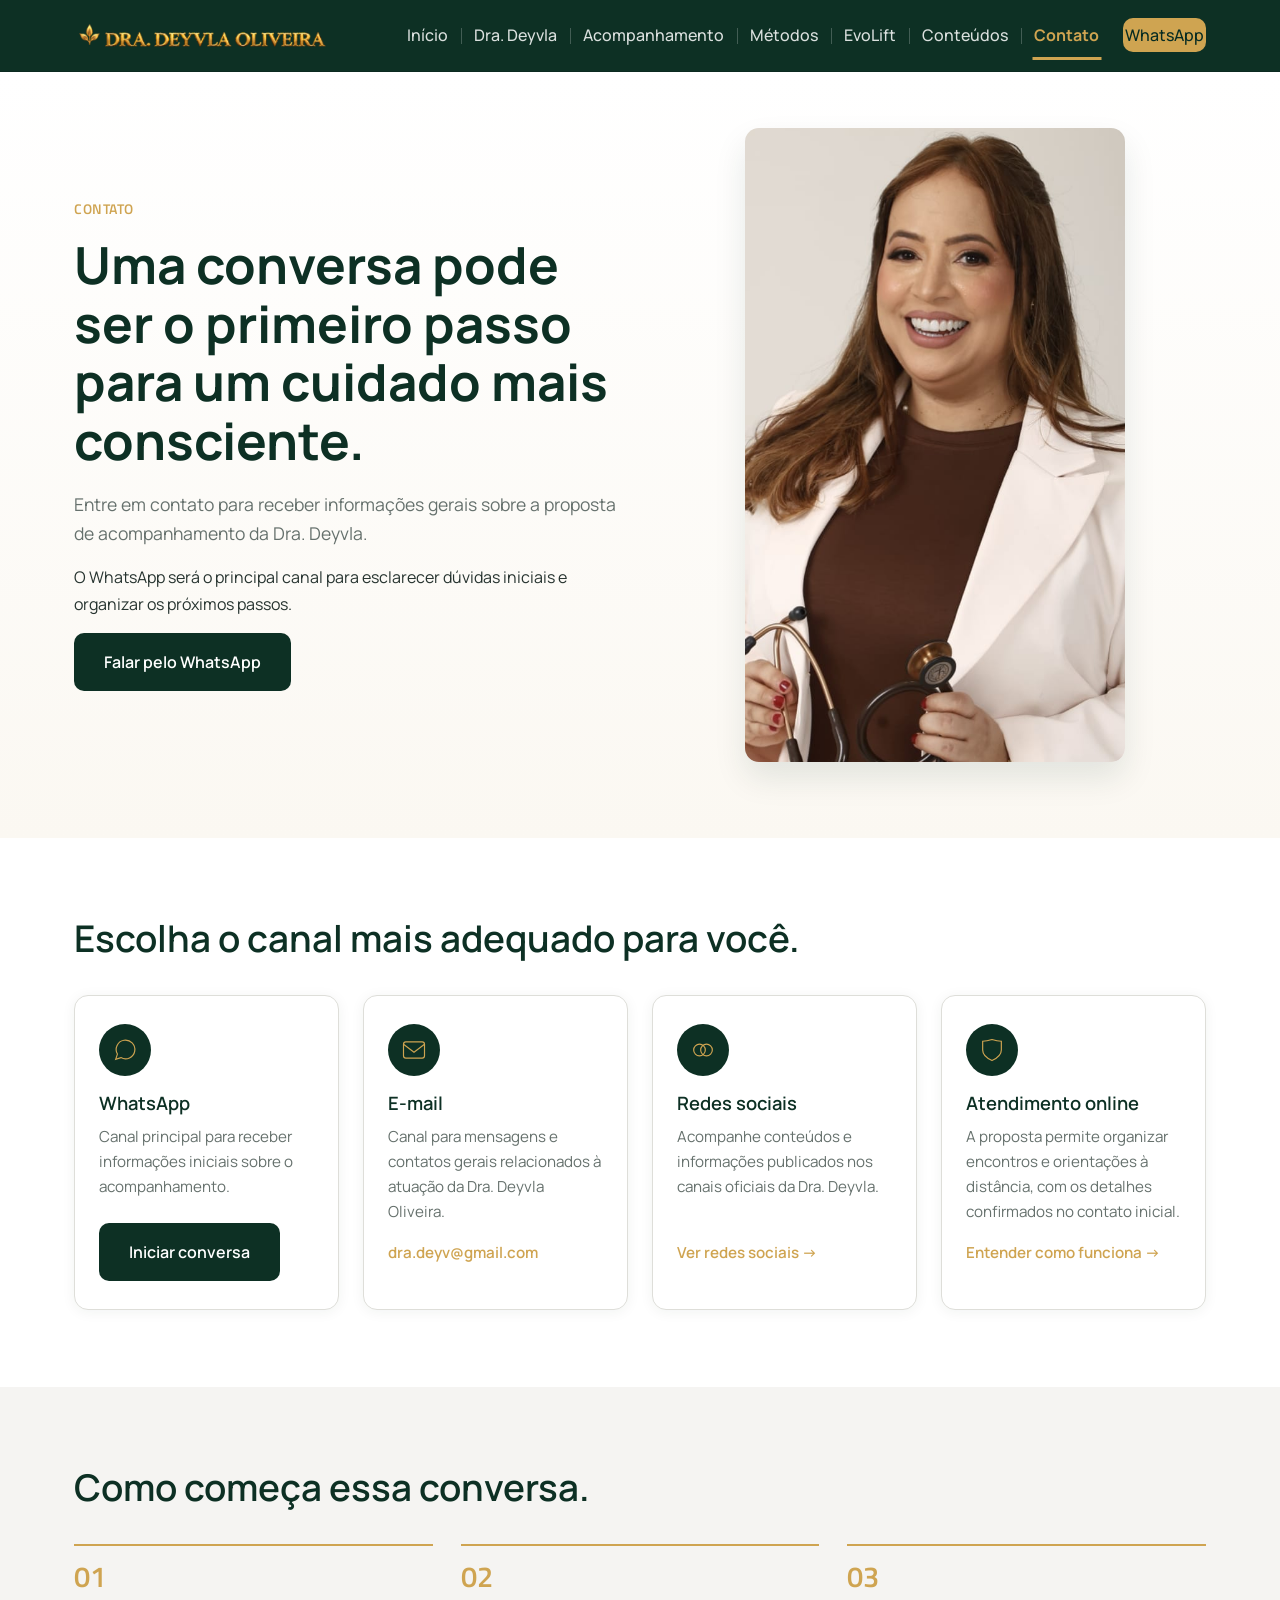
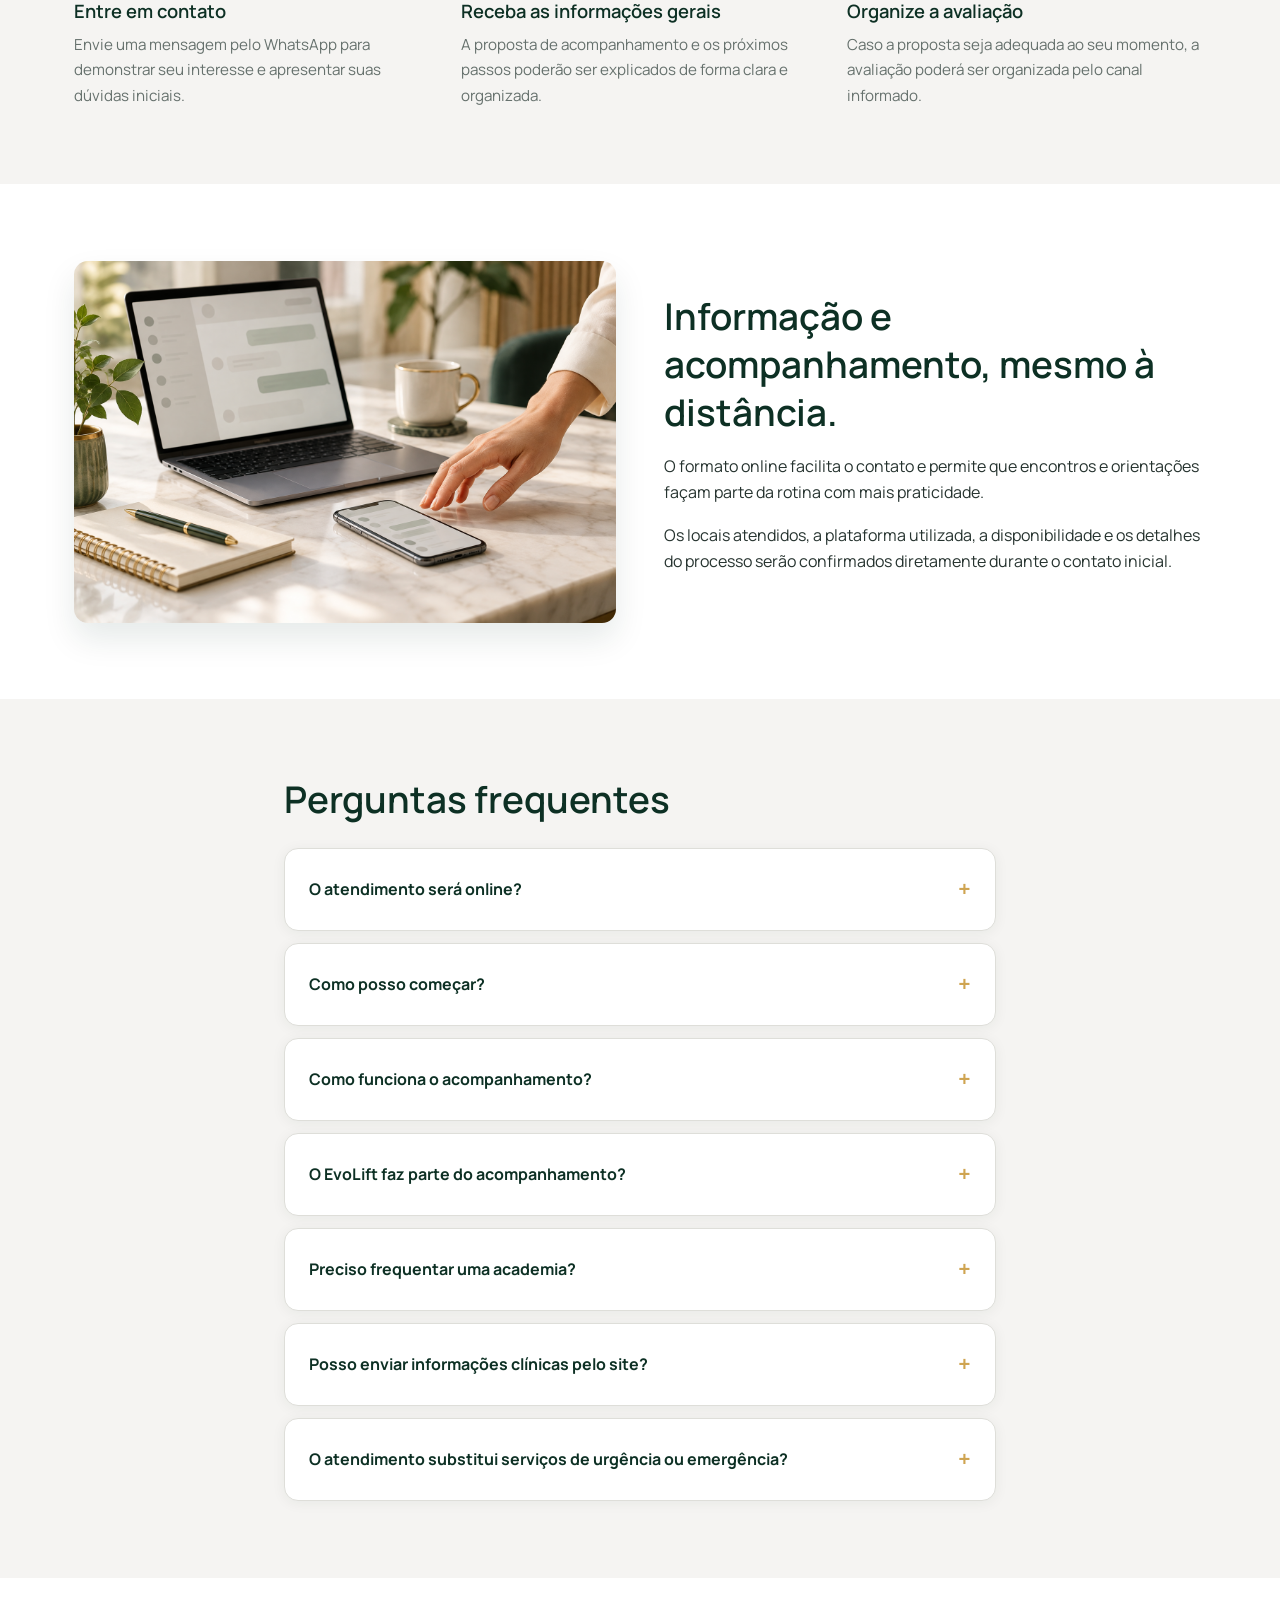
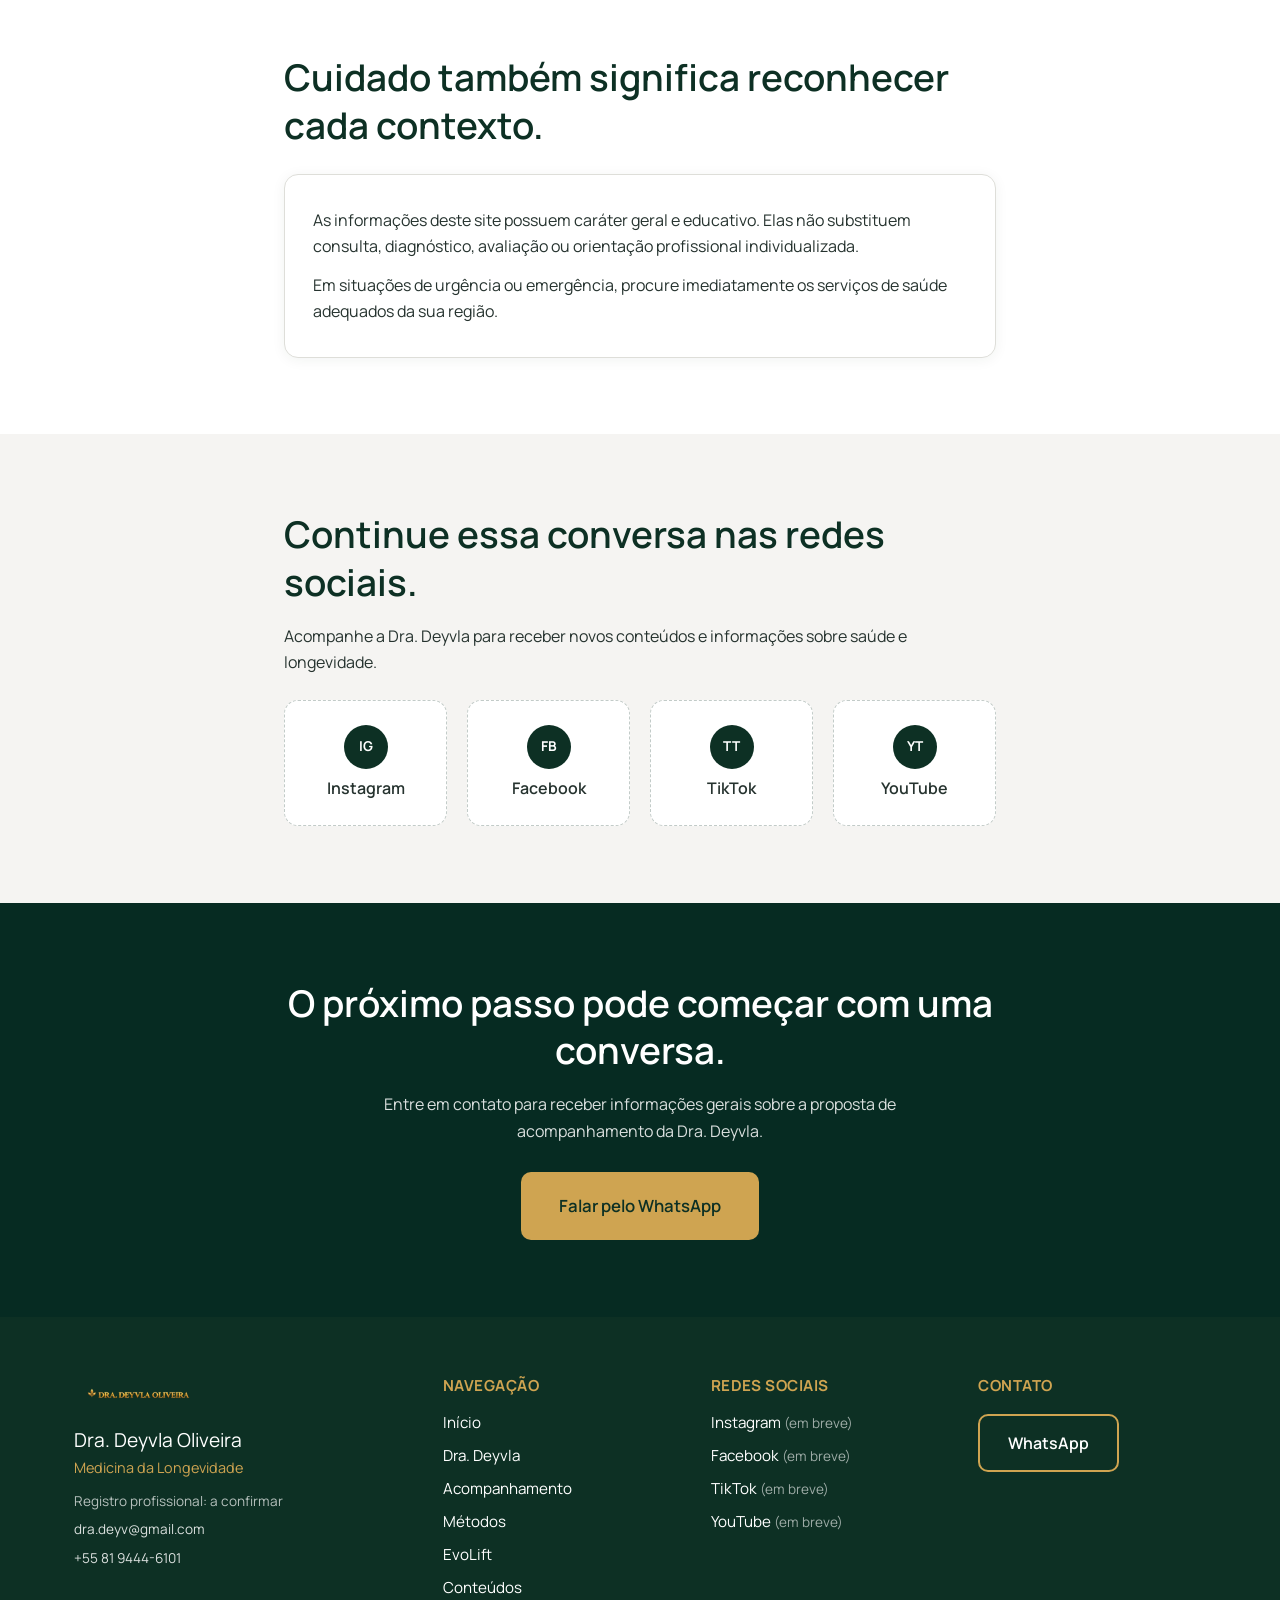
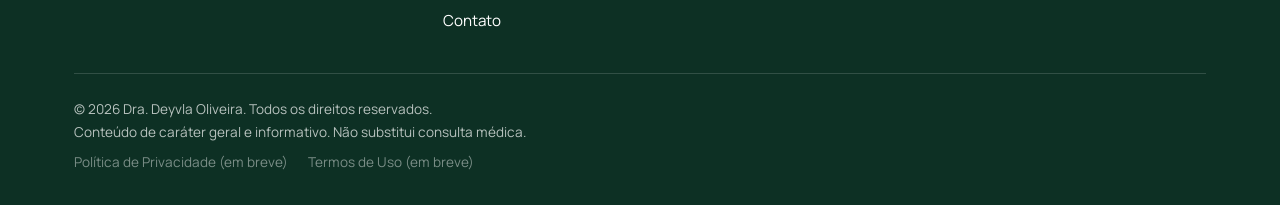
<file: pages/contato.html>
<!DOCTYPE html>
<html lang="pt-BR">
<head>
  <meta charset="UTF-8">
  <meta name="viewport" content="width=device-width, initial-scale=1.0">
  <title>Contato | Dra. Deyvla Oliveira</title>
  <meta name="description" content="Entre em contato com a Dra. Deyvla Oliveira pelo WhatsApp ou e-mail, conheça o atendimento online e tire suas dúvidas nas perguntas frequentes.">
  <link rel="icon" href="../assets/img/logo/logo-dra-deyvla-oliveira-720x240.png" type="image/png">
  <link rel="preconnect" href="https://fonts.googleapis.com">
  <link rel="preconnect" href="https://fonts.gstatic.com" crossorigin>
  <link href="https://fonts.googleapis.com/css2?family=Manrope:wght@400;500;600;700&family=Titillium+Web:wght@400;600;700&display=swap" rel="stylesheet">
  <link rel="stylesheet" href="../css/style.css">
</head>
<body>

  <a class="skip-link" href="#conteudo-principal">Saltar para o conteúdo principal</a>

  <header class="site-header">
    <div class="container header-inner">
      <a href="../index.html" class="logo">
        <img
          src="../assets/img/logo/logo-dra-deyvla-oliveira-720x240.png"
          width="720"
          height="240"
          alt="Dra. Deyvla Oliveira"
          class="logo-img"
          decoding="async"
        >
      </a>

      <button
        type="button"
        class="nav-toggle"
        id="nav-toggle"
        aria-expanded="false"
        aria-controls="main-nav"
      >
        <span class="visually-hidden">Abrir menu de navegação</span>
        <span class="nav-toggle-icon" aria-hidden="true"></span>
      </button>

      <nav class="main-nav" id="main-nav" aria-label="Navegação principal">
        <ul>
          <li><a href="../index.html">Início</a></li>
          <li><a href="sobre.html">Dra. Deyvla</a></li>
          <li><a href="acompanhamento.html">Acompanhamento</a></li>
          <li><a href="metodos.html">Métodos</a></li>
          <li><a href="evolift.html">EvoLift</a></li>
          <li><a href="conteudos.html">Conteúdos</a></li>
          <li><a href="contato.html" aria-current="page">Contato</a></li>
          <li>
            <a class="nav-whatsapp js-whatsapp-link" href="#" data-whatsapp>
              WhatsApp
            </a>
          </li>
        </ul>
      </nav>
    </div>
  </header>

  <main id="conteudo-principal">

    <!-- Hero interno -->
    <section class="inner-hero">
      <div class="container section-media-grid">
        <div class="section-text">
          <p class="eyebrow">Contato</p>
          <h1>Uma conversa pode ser o primeiro passo para um cuidado mais consciente.</h1>
          <p class="hero-text">
            Entre em contato para receber informações gerais sobre a proposta de acompanhamento
            da Dra. Deyvla.
          </p>
          <p>
            O WhatsApp será o principal canal para esclarecer dúvidas iniciais e organizar os
            próximos passos.
          </p>
          <a class="btn btn-primary js-whatsapp-link" href="#" data-whatsapp>
            Falar pelo WhatsApp
          </a>
        </div>
        <div class="section-media section-media-portrait section-media-3-5">
          <img
            src="../assets/img/galeria/dra-deyvla-contato-estetoscopio.jpeg"
            width="610"
            height="1356"
            alt="Dra. Deyvla Oliveira sorrindo, com jaleco e estetoscópio nas mãos."
            class="section-photo photo-contato-estetoscopio"
            loading="eager"
            decoding="async"
          >
        </div>
      </div>
    </section>

    <!-- Formas de contato -->
    <section id="canais" class="section">
      <div class="container">
        <h2>Escolha o canal mais adequado para você.</h2>
        <div class="channel-grid">
          <div class="channel-card">
            <span class="pillar-icon" aria-hidden="true">
              <svg viewBox="0 0 48 48" width="28" height="28" fill="none" stroke="currentColor" stroke-width="2">
                <path d="M8 40l3-9a16 16 0 1 1 6 6l-9 3z"/>
              </svg>
            </span>
            <h3>WhatsApp</h3>
            <p>Canal principal para receber informações iniciais sobre o acompanhamento.</p>
            <a class="btn btn-primary js-whatsapp-link" href="#" data-whatsapp>
              Iniciar conversa
            </a>
          </div>
          <div class="channel-card">
            <span class="pillar-icon" aria-hidden="true">
              <svg viewBox="0 0 48 48" width="28" height="28" fill="none" stroke="currentColor" stroke-width="2">
                <rect x="6" y="10" width="36" height="28" rx="4"/>
                <path d="M6 14l18 14 18-14"/>
              </svg>
            </span>
            <h3>E-mail</h3>
            <p>Canal para mensagens e contatos gerais relacionados à atuação da Dra. Deyvla Oliveira.</p>
            <p class="section-link">
              <a href="mailto:dra.deyv@gmail.com">dra.deyv@gmail.com</a>
            </p>
          </div>
          <div class="channel-card">
            <span class="pillar-icon" aria-hidden="true">
              <svg viewBox="0 0 48 48" width="28" height="28" fill="none" stroke="currentColor" stroke-width="2">
                <circle cx="18" cy="24" r="10"/>
                <circle cx="30" cy="24" r="10"/>
              </svg>
            </span>
            <h3>Redes sociais</h3>
            <p>Acompanhe conteúdos e informações publicados nos canais oficiais da Dra. Deyvla.</p>
            <p class="section-link">
              <a href="#redes-sociais">Ver redes sociais →</a>
            </p>
          </div>
          <div class="channel-card">
            <span class="pillar-icon" aria-hidden="true">
              <svg viewBox="0 0 48 48" width="28" height="28" fill="none" stroke="currentColor" stroke-width="2">
                <path d="M24 6c-9 3-16 3-16 3v15c0 9 7 14 16 18 9-4 16-9 16-18V9s-7 0-16-3z"/>
              </svg>
            </span>
            <h3>Atendimento online</h3>
            <p>
              A proposta permite organizar encontros e orientações à distância, com os detalhes
              confirmados no contato inicial.
            </p>
            <p class="section-link">
              <a href="#atendimento-online">Entender como funciona →</a>
            </p>
          </div>
        </div>
      </div>
    </section>

    <!-- Como funciona o primeiro contato -->
    <section id="primeiro-contato" class="section alt-bg">
      <div class="container">
        <h2>Como começa essa conversa.</h2>
        <div class="steps-grid">
          <div class="step-item">
            <span class="step-number" aria-hidden="true">01</span>
            <h3>Entre em contato</h3>
            <p>Envie uma mensagem pelo WhatsApp para demonstrar seu interesse e apresentar suas dúvidas iniciais.</p>
          </div>
          <div class="step-item">
            <span class="step-number" aria-hidden="true">02</span>
            <h3>Receba as informações gerais</h3>
            <p>A proposta de acompanhamento e os próximos passos poderão ser explicados de forma clara e organizada.</p>
          </div>
          <div class="step-item">
            <span class="step-number" aria-hidden="true">03</span>
            <h3>Organize a avaliação</h3>
            <p>Caso a proposta seja adequada ao seu momento, a avaliação poderá ser organizada pelo canal informado.</p>
          </div>
        </div>
      </div>
    </section>

    <!-- Atendimento online -->
    <section id="atendimento-online" class="section">
      <div class="container section-media-grid">
        <div class="section-media section-media-3-2">
          <img
            src="../assets/img/contato/atendimento-online-contato.png"
            width="1536"
            height="1024"
            alt="Notebook e telemóvel preparados para comunicação e atendimento online."
            class="section-photo"
            loading="lazy"
            decoding="async"
          >
        </div>
        <div class="section-text">
          <h2>Informação e acompanhamento, mesmo à distância.</h2>
          <p>
            O formato online facilita o contato e permite que encontros e orientações façam
            parte da rotina com mais praticidade.
          </p>
          <!-- TODO final: inserir locais atendidos, plataforma e detalhes oficiais do atendimento online. -->
          <p>
            Os locais atendidos, a plataforma utilizada, a disponibilidade e os detalhes do
            processo serão confirmados diretamente durante o contato inicial.
          </p>
        </div>
      </div>
    </section>

    <!-- Perguntas frequentes -->
    <section id="perguntas-frequentes" class="section alt-bg">
      <div class="container section-narrow">
        <h2>Perguntas frequentes</h2>
        <div class="faq-list">
          <details class="faq-item">
            <summary>O atendimento será online?</summary>
            <p>
              A proposta prevê atendimento online. Os locais atendidos, a plataforma utilizada e
              os demais detalhes serão confirmados diretamente no contato inicial.
            </p>
          </details>
          <details class="faq-item">
            <summary>Como posso começar?</summary>
            <p>
              O primeiro passo é entrar em contato pelo WhatsApp para receber informações gerais
              e esclarecer dúvidas iniciais.
            </p>
          </details>
          <details class="faq-item">
            <summary>Como funciona o acompanhamento?</summary>
            <p>
              O acompanhamento considera a história, a rotina, as necessidades e os objetivos de
              cada pessoa. A estrutura definitiva será apresentada após a avaliação profissional.
            </p>
          </details>
          <details class="faq-item">
            <summary>O EvoLift faz parte do acompanhamento?</summary>
            <p>
              O EvoLift poderá ser utilizado como ferramenta de apoio para organizar registros de
              exercícios, cargas e evolução. A forma de utilização será definida de acordo com o
              acompanhamento.
            </p>
          </details>
          <details class="faq-item">
            <summary>Preciso frequentar uma academia?</summary>
            <p>
              As orientações relacionadas ao movimento e à atividade física devem considerar as
              necessidades, condições e possibilidades individuais. Essa definição depende de
              avaliação profissional.
            </p>
          </details>
          <details class="faq-item">
            <summary>Posso enviar informações clínicas pelo site?</summary>
            <p>
              O site não possui formulário para envio ou armazenamento de informações clínicas.
              O contato inicial deve ser realizado pelo canal indicado.
            </p>
          </details>
          <details class="faq-item">
            <summary>O atendimento substitui serviços de urgência ou emergência?</summary>
            <p>
              Não. Em situações de urgência ou emergência, procure os serviços de saúde
              adequados da sua região.
            </p>
          </details>
        </div>
      </div>
    </section>

    <!-- Aviso de responsabilidade e emergência -->
    <section id="responsabilidade" class="section">
      <div class="container section-narrow">
        <h2>Cuidado também significa reconhecer cada contexto.</h2>
        <div class="responsible-use-box">
          <p>
            As informações deste site possuem caráter geral e educativo. Elas não substituem
            consulta, diagnóstico, avaliação ou orientação profissional individualizada.
          </p>
          <p>
            Em situações de urgência ou emergência, procure imediatamente os serviços de saúde
            adequados da sua região.
          </p>
        </div>
      </div>
    </section>

    <!-- Redes sociais -->
    <section id="redes-sociais" class="section alt-bg">
      <div class="container section-narrow">
        <h2>Continue essa conversa nas redes sociais.</h2>
        <p>Acompanhe a Dra. Deyvla para receber novos conteúdos e informações sobre saúde e longevidade.</p>
        <ul class="social-grid">
          <li class="social-card">
            <span class="social-icon" aria-hidden="true">IG</span>
            <span class="social-name">Instagram</span>
            <!-- TODO final: inserir URL oficial do Instagram -->
          </li>
          <li class="social-card">
            <span class="social-icon" aria-hidden="true">FB</span>
            <span class="social-name">Facebook</span>
            <!-- TODO final: inserir URL oficial do Facebook -->
          </li>
          <li class="social-card">
            <span class="social-icon" aria-hidden="true">TT</span>
            <span class="social-name">TikTok</span>
            <!-- TODO final: inserir URL oficial do TikTok -->
          </li>
          <li class="social-card">
            <span class="social-icon" aria-hidden="true">YT</span>
            <span class="social-name">YouTube</span>
            <!-- TODO final: inserir URL oficial do YouTube -->
          </li>
        </ul>
      </div>
    </section>

    <!-- CTA final -->
    <section id="contato-final" class="section section-final-cta">
      <div class="container section-narrow">
        <h2>O próximo passo pode começar com uma conversa.</h2>
        <p>Entre em contato para receber informações gerais sobre a proposta de acompanhamento da Dra. Deyvla.</p>
        <a class="btn btn-primary btn-large js-whatsapp-link" href="#" data-whatsapp>
          Falar pelo WhatsApp
        </a>
      </div>
    </section>

  </main>

  <footer class="site-footer">
    <div class="container footer-inner">
      <div class="footer-brand">
        <img
          src="../assets/img/logo/logo-dra-deyvla-oliveira-720x240.png"
          width="720"
          height="240"
          alt="Dra. Deyvla Oliveira"
          class="footer-logo"
          loading="lazy"
          decoding="async"
        >
        <p class="footer-name">Dra. Deyvla Oliveira</p>
        <p class="footer-tagline">Medicina da Longevidade</p>
        <!-- TODO: inserir registro profissional assim que validado -->
        <p class="footer-register">Registro profissional: a confirmar</p>
        <p class="footer-direct-contact">
          <a href="mailto:dra.deyv@gmail.com">dra.deyv@gmail.com</a>
        </p>
        <p class="footer-direct-contact">
          <a class="js-whatsapp-link" href="#" data-whatsapp>+55 81 9444-6101</a>
        </p>
      </div>

      <div class="footer-nav">
        <p class="footer-heading">Navegação</p>
        <ul class="footer-nav-list">
          <li><a href="../index.html">Início</a></li>
          <li><a href="sobre.html">Dra. Deyvla</a></li>
          <li><a href="acompanhamento.html">Acompanhamento</a></li>
          <li><a href="metodos.html">Métodos</a></li>
          <li><a href="evolift.html">EvoLift</a></li>
          <li><a href="conteudos.html">Conteúdos</a></li>
          <li><a href="contato.html">Contato</a></li>
        </ul>
      </div>

      <div class="footer-social">
        <p class="footer-heading">Redes sociais</p>
        <ul class="footer-social-list">
          <li>Instagram <span class="footer-status">(em breve)</span></li>
          <li>Facebook <span class="footer-status">(em breve)</span></li>
          <li>TikTok <span class="footer-status">(em breve)</span></li>
          <li>YouTube <span class="footer-status">(em breve)</span></li>
        </ul>
      </div>

      <div class="footer-contact">
        <p class="footer-heading">Contato</p>
        <a class="btn btn-secondary js-whatsapp-link" href="#" data-whatsapp>
          WhatsApp
        </a>
      </div>
    </div>
    <div class="container">
      <div class="footer-legal">
        <p>&copy; <span id="ano"></span> Dra. Deyvla Oliveira. Todos os direitos reservados.</p>
        <p>Conteúdo de caráter geral e informativo. Não substitui consulta médica.</p>
        <p class="footer-legal-links">
          <span class="footer-legal-link" aria-disabled="true">Política de Privacidade (em breve)</span>
          <span class="footer-legal-link" aria-disabled="true">Termos de Uso (em breve)</span>
        </p>
      </div>
    </div>
  </footer>

  <div id="whatsapp-toast" class="whatsapp-toast" role="status" aria-live="polite" hidden></div>

  <script src="../js/main.js"></script>
</body>
</html>
</file>
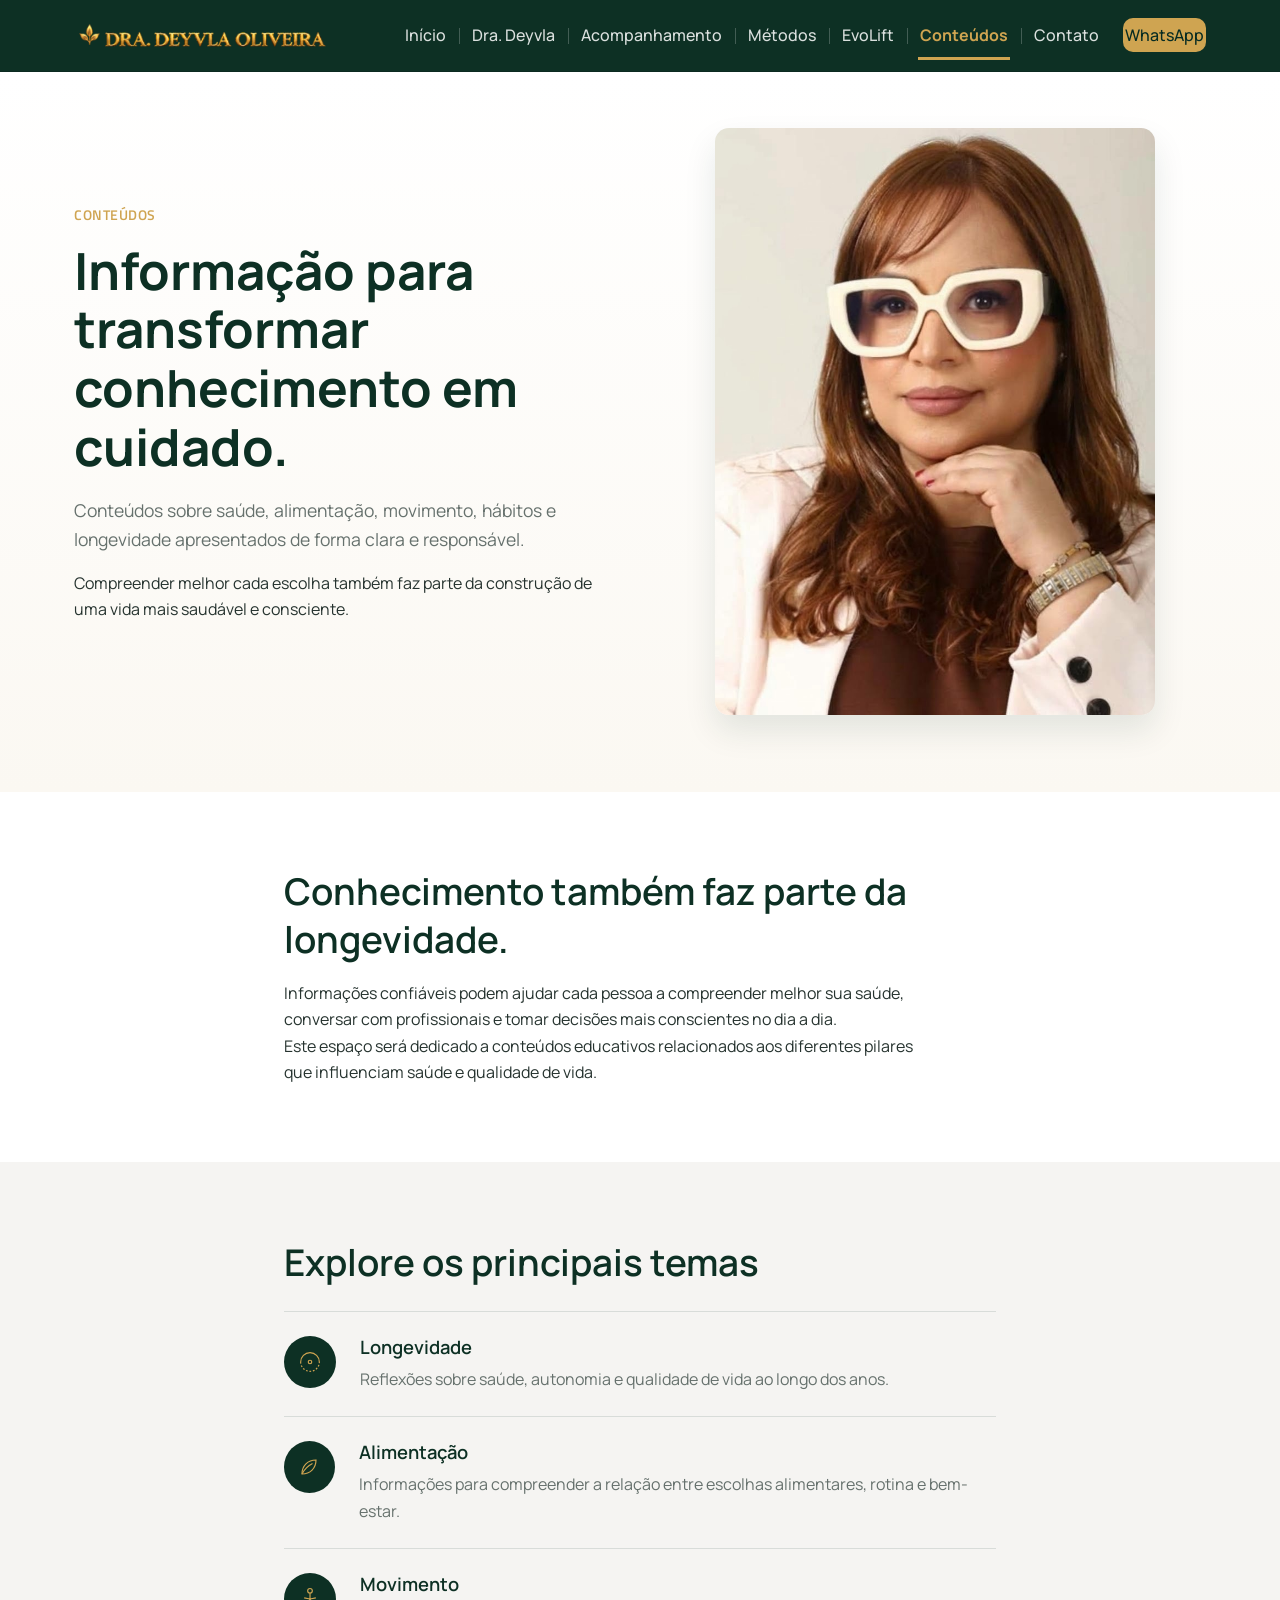
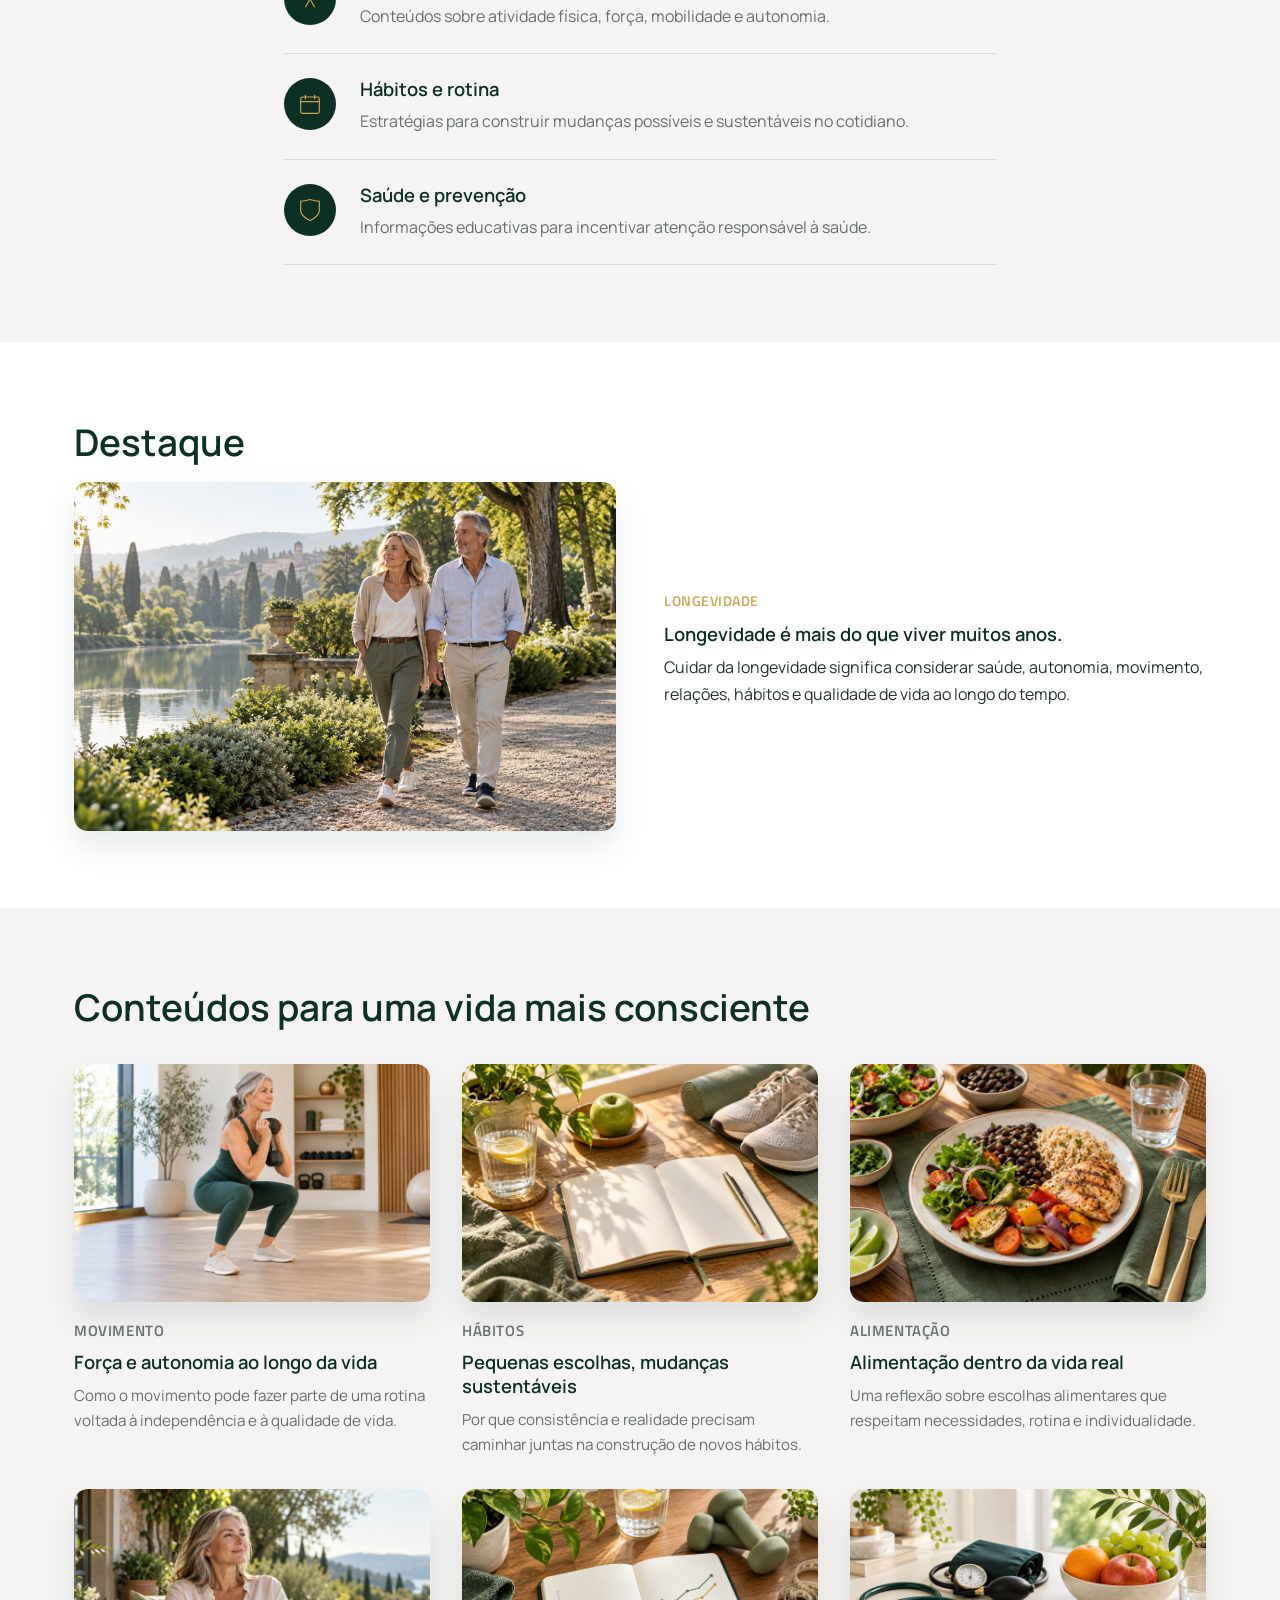
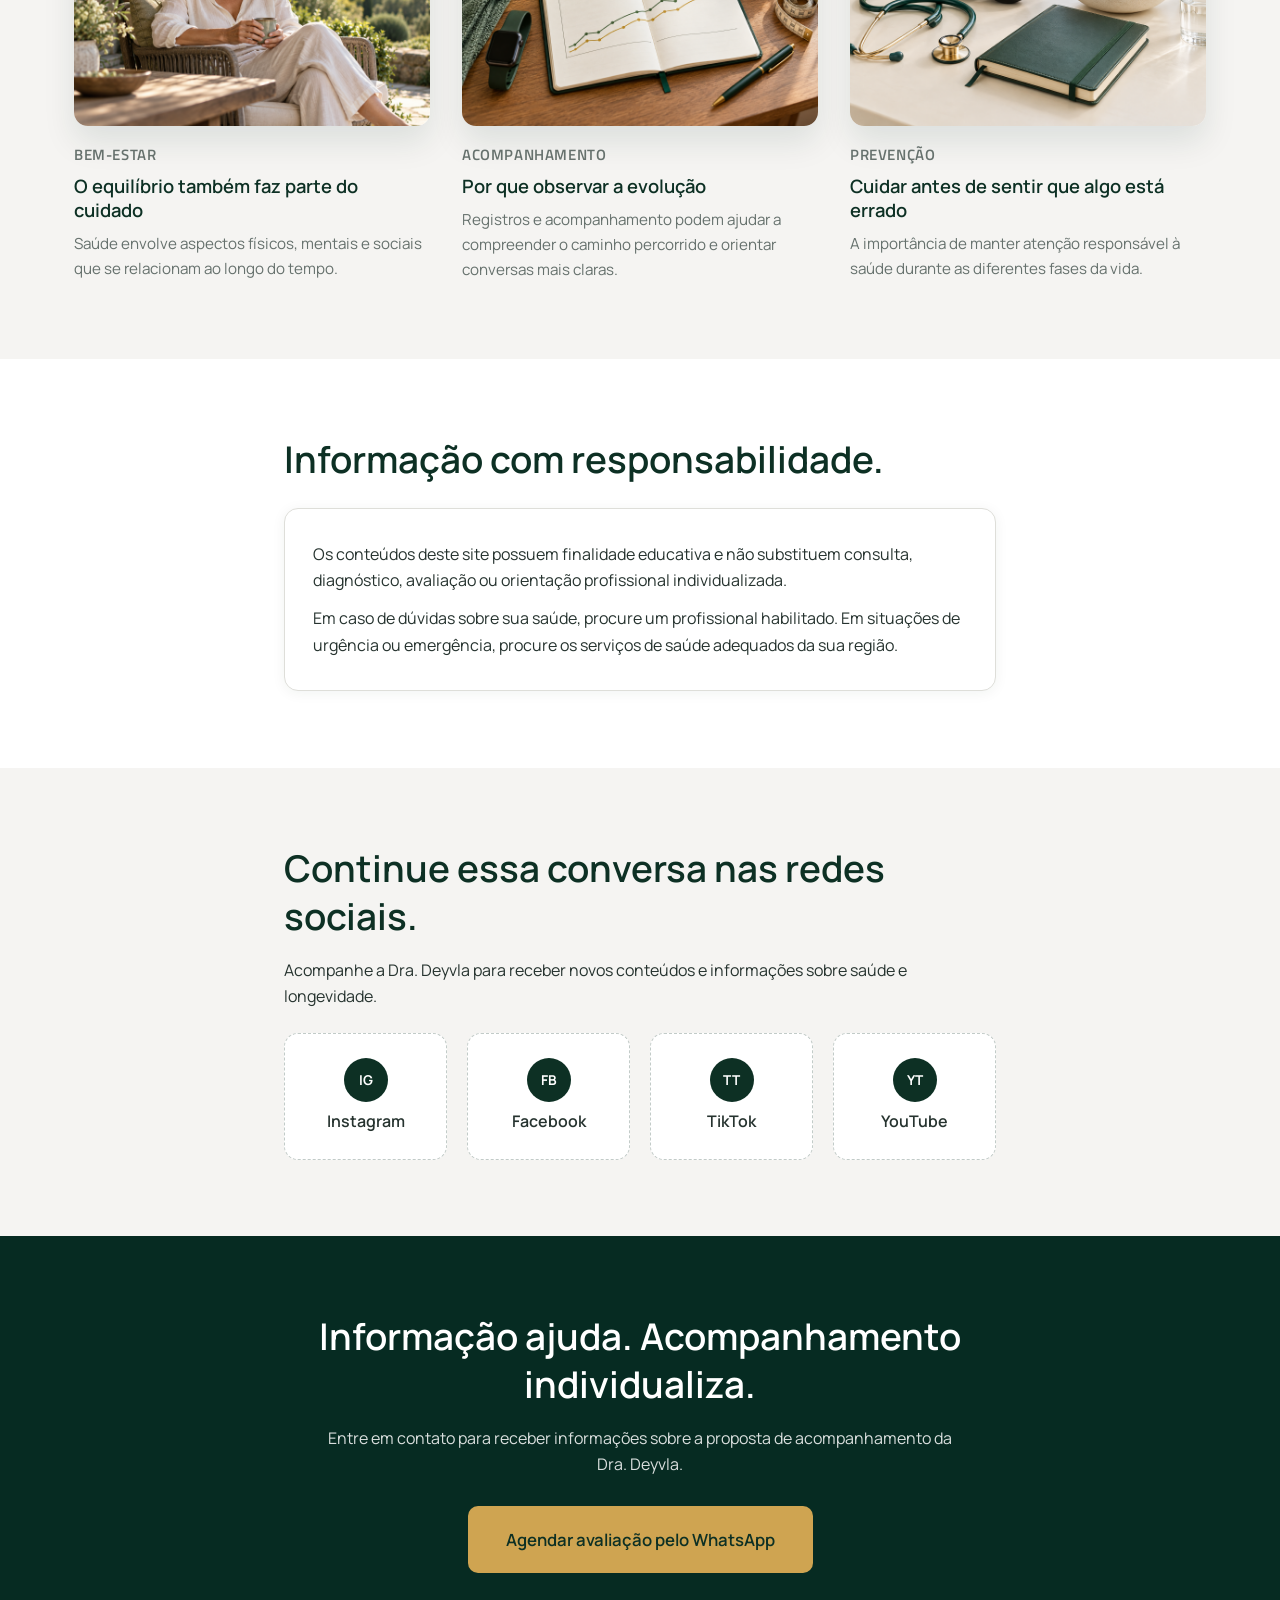
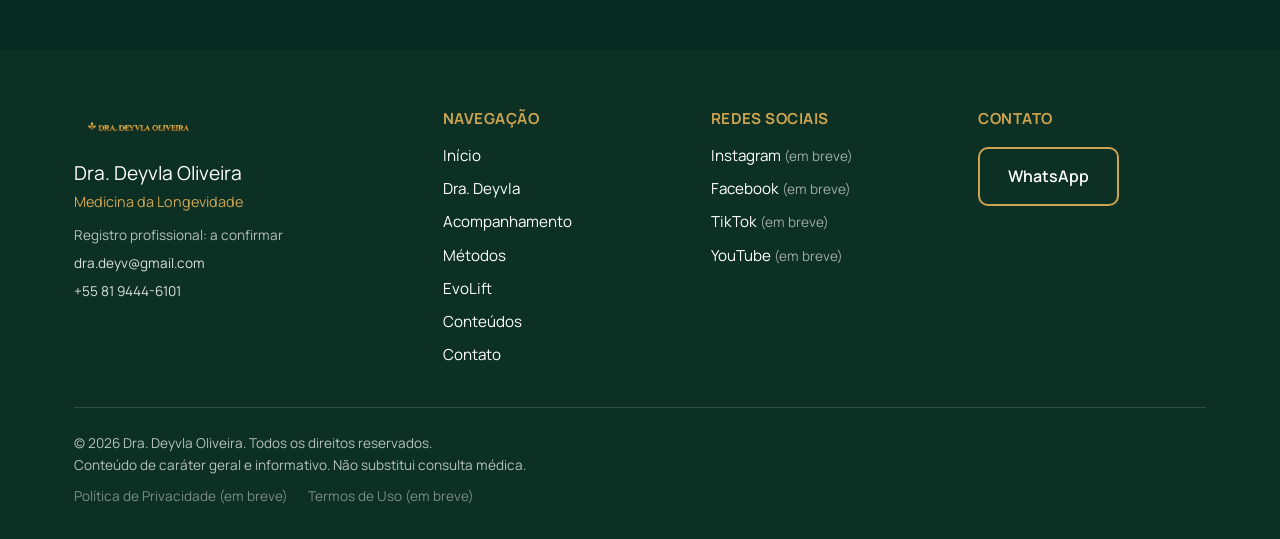
<file: pages/conteudos.html>
<!DOCTYPE html>
<html lang="pt-BR">
<head>
  <meta charset="UTF-8">
  <meta name="viewport" content="width=device-width, initial-scale=1.0">
  <title>Conteúdos | Dra. Deyvla Oliveira</title>
  <meta name="description" content="Conteúdos educativos sobre longevidade, alimentação, movimento, hábitos, prevenção e qualidade de vida.">
  <link rel="icon" href="../assets/img/logo/logo-dra-deyvla-oliveira-720x240.png" type="image/png">
  <link rel="preconnect" href="https://fonts.googleapis.com">
  <link rel="preconnect" href="https://fonts.gstatic.com" crossorigin>
  <link href="https://fonts.googleapis.com/css2?family=Manrope:wght@400;500;600;700&family=Titillium+Web:wght@400;600;700&display=swap" rel="stylesheet">
  <link rel="stylesheet" href="../css/style.css">
</head>
<body>

  <a class="skip-link" href="#conteudo-principal">Saltar para o conteúdo principal</a>

  <header class="site-header">
    <div class="container header-inner">
      <a href="../index.html" class="logo">
        <img
          src="../assets/img/logo/logo-dra-deyvla-oliveira-720x240.png"
          width="720"
          height="240"
          alt="Dra. Deyvla Oliveira"
          class="logo-img"
          decoding="async"
        >
      </a>

      <button
        type="button"
        class="nav-toggle"
        id="nav-toggle"
        aria-expanded="false"
        aria-controls="main-nav"
      >
        <span class="visually-hidden">Abrir menu de navegação</span>
        <span class="nav-toggle-icon" aria-hidden="true"></span>
      </button>

      <nav class="main-nav" id="main-nav" aria-label="Navegação principal">
        <ul>
          <li><a href="../index.html">Início</a></li>
          <li><a href="sobre.html">Dra. Deyvla</a></li>
          <li><a href="acompanhamento.html">Acompanhamento</a></li>
          <li><a href="metodos.html">Métodos</a></li>
          <li><a href="evolift.html">EvoLift</a></li>
          <li><a href="conteudos.html" aria-current="page">Conteúdos</a></li>
          <li><a href="contato.html">Contato</a></li>
          <li>
            <a class="nav-whatsapp js-whatsapp-link" href="#" data-whatsapp>
              WhatsApp
            </a>
          </li>
        </ul>
      </nav>
    </div>
  </header>

  <main id="conteudo-principal">

    <!-- Hero interno -->
    <section class="inner-hero">
      <div class="container section-media-grid">
        <div class="section-text">
          <p class="eyebrow">Conteúdos</p>
          <h1>Informação para transformar conhecimento em cuidado.</h1>
          <p class="hero-text">
            Conteúdos sobre saúde, alimentação, movimento, hábitos e longevidade apresentados de
            forma clara e responsável.
          </p>
          <p>
            Compreender melhor cada escolha também faz parte da construção de uma vida mais
            saudável e consciente.
          </p>
        </div>
        <div class="section-media section-media-portrait section-media-3-4">
          <img
            src="../assets/img/galeria/dra-deyvla-conteudos-hero-oculos2.jpeg"
            width="800"
            height="1320"
            alt="Dra. Deyvla Oliveira em retrato profissional com óculos"
            class="section-photo photo-conteudos-hero"
            loading="eager"
            decoding="async"
            fetchpriority="high"
          >
        </div>
      </div>
    </section>

    <!-- Introdução editorial -->
    <section id="introducao" class="section">
      <div class="container section-narrow">
        <h2>Conhecimento também faz parte da longevidade.</h2>
        <!-- TODO final: validar a apresentação editorial com a Dra. Deyvla. -->
        <p>
          Informações confiáveis podem ajudar cada pessoa a compreender melhor sua saúde,
          conversar com profissionais e tomar decisões mais conscientes no dia a dia.
        </p>
        <p>
          Este espaço será dedicado a conteúdos educativos relacionados aos diferentes pilares
          que influenciam saúde e qualidade de vida.
        </p>
      </div>
    </section>

    <!-- Temas principais -->
    <section id="temas" class="section alt-bg">
      <div class="container section-narrow">
        <h2>Explore os principais temas</h2>
        <ul class="values-list">
          <li class="value-item">
            <span class="pillar-icon" aria-hidden="true">
              <svg viewBox="0 0 48 48" width="28" height="28" fill="none" stroke="currentColor" stroke-width="2">
                <path d="M8 24a16 16 0 0 1 32 0"/>
                <path d="M8 24a16 16 0 0 0 32 0" stroke-dasharray="3 3"/>
                <circle cx="24" cy="24" r="3"/>
              </svg>
            </span>
            <div class="value-body">
              <h3>Longevidade</h3>
              <p>Reflexões sobre saúde, autonomia e qualidade de vida ao longo dos anos.</p>
            </div>
          </li>
          <li class="value-item">
            <span class="pillar-icon" aria-hidden="true">
              <svg viewBox="0 0 48 48" width="28" height="28" fill="none" stroke="currentColor" stroke-width="2">
                <path d="M12 36c14 0 24-10 24-24-14 0-24 10-24 24z"/>
                <path d="M12 36c4-8 10-14 18-18"/>
              </svg>
            </span>
            <div class="value-body">
              <h3>Alimentação</h3>
              <p>Informações para compreender a relação entre escolhas alimentares, rotina e bem-estar.</p>
            </div>
          </li>
          <li class="value-item">
            <span class="pillar-icon" aria-hidden="true">
              <svg viewBox="0 0 48 48" width="28" height="28" fill="none" stroke="currentColor" stroke-width="2">
                <circle cx="24" cy="10" r="4"/>
                <path d="M24 14v10l-8 14M24 24l8 14M14 22l10 2 10-2"/>
              </svg>
            </span>
            <div class="value-body">
              <h3>Movimento</h3>
              <p>Conteúdos sobre atividade física, força, mobilidade e autonomia.</p>
            </div>
          </li>
          <li class="value-item">
            <span class="pillar-icon" aria-hidden="true">
              <svg viewBox="0 0 48 48" width="28" height="28" fill="none" stroke="currentColor" stroke-width="2">
                <rect x="8" y="12" width="32" height="28" rx="3"/>
                <path d="M8 20h32M16 8v8M32 8v8"/>
              </svg>
            </span>
            <div class="value-body">
              <h3>Hábitos e rotina</h3>
              <p>Estratégias para construir mudanças possíveis e sustentáveis no cotidiano.</p>
            </div>
          </li>
          <li class="value-item">
            <span class="pillar-icon" aria-hidden="true">
              <svg viewBox="0 0 48 48" width="28" height="28" fill="none" stroke="currentColor" stroke-width="2">
                <path d="M24 6c-9 3-16 3-16 3v15c0 9 7 14 16 18 9-4 16-9 16-18V9s-7 0-16-3z"/>
              </svg>
            </span>
            <div class="value-body">
              <h3>Saúde e prevenção</h3>
              <p>Informações educativas para incentivar atenção responsável à saúde.</p>
            </div>
          </li>
        </ul>
      </div>
    </section>

    <!-- Conteúdo em destaque -->
    <section id="destaque" class="section">
      <div class="container">
        <h2>Destaque</h2>
        <article class="section-media-grid">
          <div class="section-media section-media-14-9">
            <img
              src="../assets/img/conteudos/destaque-longevidade.png"
              width="1564"
              height="1006"
              alt="Casal maduro caminhando ao ar livre com autonomia e qualidade de vida."
              class="section-photo"
              loading="lazy"
              decoding="async"
            >
          </div>
          <div class="section-text">
            <p class="eyebrow">Longevidade</p>
            <h3>Longevidade é mais do que viver muitos anos.</h3>
            <p>
              Cuidar da longevidade significa considerar saúde, autonomia, movimento, relações,
              hábitos e qualidade de vida ao longo do tempo.
            </p>
            <!-- TODO editorial: criar e validar o artigo completo antes de ativar este conteúdo. -->
          </div>
        </article>
      </div>
    </section>

    <!-- Grade de conteúdos futuros -->
    <section id="pautas" class="section alt-bg">
      <div class="container">
        <h2>Conteúdos para uma vida mais consciente</h2>
        <!-- TODO editorial: transformar cada pauta em artigo individual somente após aprovação e revisão profissional. -->
        <div class="content-grid">
          <article class="content-card">
            <div class="section-media section-media-3-2">
              <img
                src="../assets/img/conteudos/conteudo-movimento.png"
                width="1536"
                height="1024"
                alt="Mulher madura realizando exercício de força com halter."
                class="section-photo"
                loading="lazy"
                decoding="async"
              >
            </div>
            <p class="eyebrow">Movimento</p>
            <h3>Força e autonomia ao longo da vida</h3>
            <p>Como o movimento pode fazer parte de uma rotina voltada à independência e à qualidade de vida.</p>
          </article>
          <article class="content-card">
            <div class="section-media section-media-3-2">
              <img
                src="../assets/img/conteudos/conteudo-habitos.png"
                width="1536"
                height="1024"
                alt="Elementos de uma rotina saudável com água, caderno e calçado para caminhada."
                class="section-photo"
                loading="lazy"
                decoding="async"
              >
            </div>
            <p class="eyebrow">Hábitos</p>
            <h3>Pequenas escolhas, mudanças sustentáveis</h3>
            <p>Por que consistência e realidade precisam caminhar juntas na construção de novos hábitos.</p>
          </article>
          <article class="content-card">
            <div class="section-media section-media-3-2">
              <img
                src="../assets/img/conteudos/conteudo-alimentacao.png"
                width="1536"
                height="1024"
                alt="Refeição equilibrada com legumes, salada, cereais, feijão e proteína."
                class="section-photo"
                loading="lazy"
                decoding="async"
              >
            </div>
            <p class="eyebrow">Alimentação</p>
            <h3>Alimentação dentro da vida real</h3>
            <p>Uma reflexão sobre escolhas alimentares que respeitam necessidades, rotina e individualidade.</p>
          </article>
          <article class="content-card">
            <div class="section-media section-media-3-2">
              <img
                src="../assets/img/conteudos/conteudo-bem-estar.png"
                width="1536"
                height="1024"
                alt="Mulher madura em momento tranquilo de equilíbrio e bem-estar."
                class="section-photo"
                loading="lazy"
                decoding="async"
              >
            </div>
            <p class="eyebrow">Bem-estar</p>
            <h3>O equilíbrio também faz parte do cuidado</h3>
            <p>Saúde envolve aspectos físicos, mentais e sociais que se relacionam ao longo do tempo.</p>
          </article>
          <article class="content-card">
            <div class="section-media section-media-3-2">
              <img
                src="../assets/img/conteudos/conteudo-acompanhamento.png"
                width="1536"
                height="1024"
                alt="Registro visual da evolução de exercícios e hábitos ao longo do tempo."
                class="section-photo"
                loading="lazy"
                decoding="async"
              >
            </div>
            <p class="eyebrow">Acompanhamento</p>
            <h3>Por que observar a evolução</h3>
            <p>Registros e acompanhamento podem ajudar a compreender o caminho percorrido e orientar conversas mais claras.</p>
          </article>
          <article class="content-card">
            <div class="section-media section-media-3-2">
              <img
                src="../assets/img/conteudos/conteudo-prevencao.png"
                width="1536"
                height="1024"
                alt="Elementos relacionados à prevenção em saúde, incluindo estetoscópio e medidor de pressão."
                class="section-photo"
                loading="lazy"
                decoding="async"
              >
            </div>
            <p class="eyebrow">Prevenção</p>
            <h3>Cuidar antes de sentir que algo está errado</h3>
            <p>A importância de manter atenção responsável à saúde durante as diferentes fases da vida.</p>
          </article>
        </div>
      </div>
    </section>

    <!-- Aviso de responsabilidade -->
    <section id="responsabilidade" class="section">
      <div class="container section-narrow">
        <h2>Informação com responsabilidade.</h2>
        <div class="responsible-use-box">
          <p>
            Os conteúdos deste site possuem finalidade educativa e não substituem consulta,
            diagnóstico, avaliação ou orientação profissional individualizada.
          </p>
          <p>
            Em caso de dúvidas sobre sua saúde, procure um profissional habilitado. Em situações
            de urgência ou emergência, procure os serviços de saúde adequados da sua região.
          </p>
        </div>
      </div>
    </section>

    <!-- Redes sociais -->
    <section id="redes-sociais" class="section alt-bg">
      <div class="container section-narrow">
        <h2>Continue essa conversa nas redes sociais.</h2>
        <p>Acompanhe a Dra. Deyvla para receber novos conteúdos e informações sobre saúde e longevidade.</p>
        <ul class="social-grid">
          <li class="social-card">
            <span class="social-icon" aria-hidden="true">IG</span>
            <span class="social-name">Instagram</span>
            <!-- TODO final: inserir URL oficial do Instagram -->
          </li>
          <li class="social-card">
            <span class="social-icon" aria-hidden="true">FB</span>
            <span class="social-name">Facebook</span>
            <!-- TODO final: inserir URL oficial do Facebook -->
          </li>
          <li class="social-card">
            <span class="social-icon" aria-hidden="true">TT</span>
            <span class="social-name">TikTok</span>
            <!-- TODO final: inserir URL oficial do TikTok -->
          </li>
          <li class="social-card">
            <span class="social-icon" aria-hidden="true">YT</span>
            <span class="social-name">YouTube</span>
            <!-- TODO final: inserir URL oficial do YouTube -->
          </li>
        </ul>
      </div>
    </section>

    <!-- CTA final -->
    <section id="contato-final" class="section section-final-cta">
      <div class="container section-narrow">
        <h2>Informação ajuda. Acompanhamento individualiza.</h2>
        <p>Entre em contato para receber informações sobre a proposta de acompanhamento da Dra. Deyvla.</p>
        <a class="btn btn-primary btn-large js-whatsapp-link" href="#" data-whatsapp>
          Agendar avaliação pelo WhatsApp
        </a>
      </div>
    </section>

  </main>

  <footer class="site-footer">
    <div class="container footer-inner">
      <div class="footer-brand">
        <img
          src="../assets/img/logo/logo-dra-deyvla-oliveira-720x240.png"
          width="720"
          height="240"
          alt="Dra. Deyvla Oliveira"
          class="footer-logo"
          loading="lazy"
          decoding="async"
        >
        <p class="footer-name">Dra. Deyvla Oliveira</p>
        <p class="footer-tagline">Medicina da Longevidade</p>
        <!-- TODO: inserir registro profissional assim que validado -->
        <p class="footer-register">Registro profissional: a confirmar</p>
        <p class="footer-direct-contact">
          <a href="mailto:dra.deyv@gmail.com">dra.deyv@gmail.com</a>
        </p>
        <p class="footer-direct-contact">
          <a class="js-whatsapp-link" href="#" data-whatsapp>+55 81 9444-6101</a>
        </p>
      </div>

      <div class="footer-nav">
        <p class="footer-heading">Navegação</p>
        <ul class="footer-nav-list">
          <li><a href="../index.html">Início</a></li>
          <li><a href="sobre.html">Dra. Deyvla</a></li>
          <li><a href="acompanhamento.html">Acompanhamento</a></li>
          <li><a href="metodos.html">Métodos</a></li>
          <li><a href="evolift.html">EvoLift</a></li>
          <li><a href="conteudos.html">Conteúdos</a></li>
          <li><a href="contato.html">Contato</a></li>
        </ul>
      </div>

      <div class="footer-social">
        <p class="footer-heading">Redes sociais</p>
        <ul class="footer-social-list">
          <li>Instagram <span class="footer-status">(em breve)</span></li>
          <li>Facebook <span class="footer-status">(em breve)</span></li>
          <li>TikTok <span class="footer-status">(em breve)</span></li>
          <li>YouTube <span class="footer-status">(em breve)</span></li>
        </ul>
      </div>

      <div class="footer-contact">
        <p class="footer-heading">Contato</p>
        <a class="btn btn-secondary js-whatsapp-link" href="#" data-whatsapp>
          WhatsApp
        </a>
      </div>
    </div>
    <div class="container">
      <div class="footer-legal">
        <p>&copy; <span id="ano"></span> Dra. Deyvla Oliveira. Todos os direitos reservados.</p>
        <p>Conteúdo de caráter geral e informativo. Não substitui consulta médica.</p>
        <p class="footer-legal-links">
          <span class="footer-legal-link" aria-disabled="true">Política de Privacidade (em breve)</span>
          <span class="footer-legal-link" aria-disabled="true">Termos de Uso (em breve)</span>
        </p>
      </div>
    </div>
  </footer>

  <div id="whatsapp-toast" class="whatsapp-toast" role="status" aria-live="polite" hidden></div>

  <script src="../js/main.js"></script>
</body>
</html>
</file>
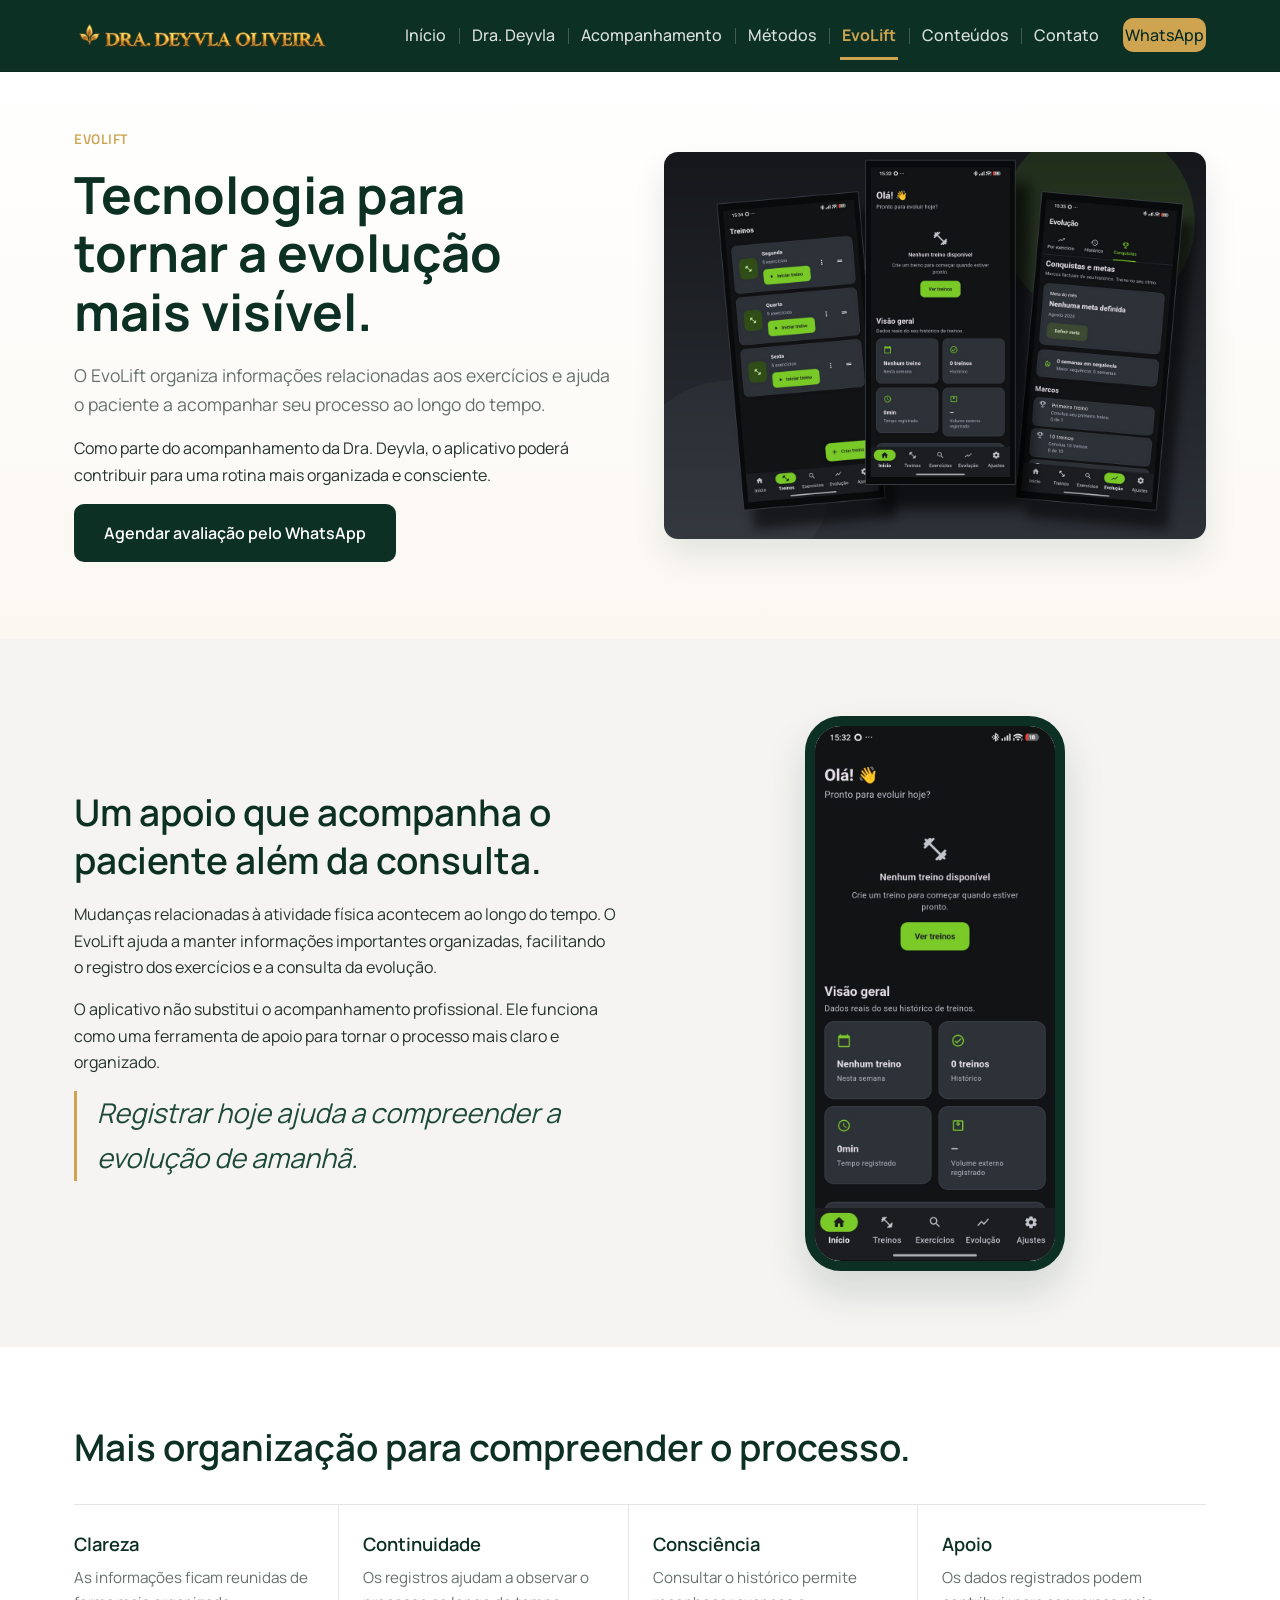
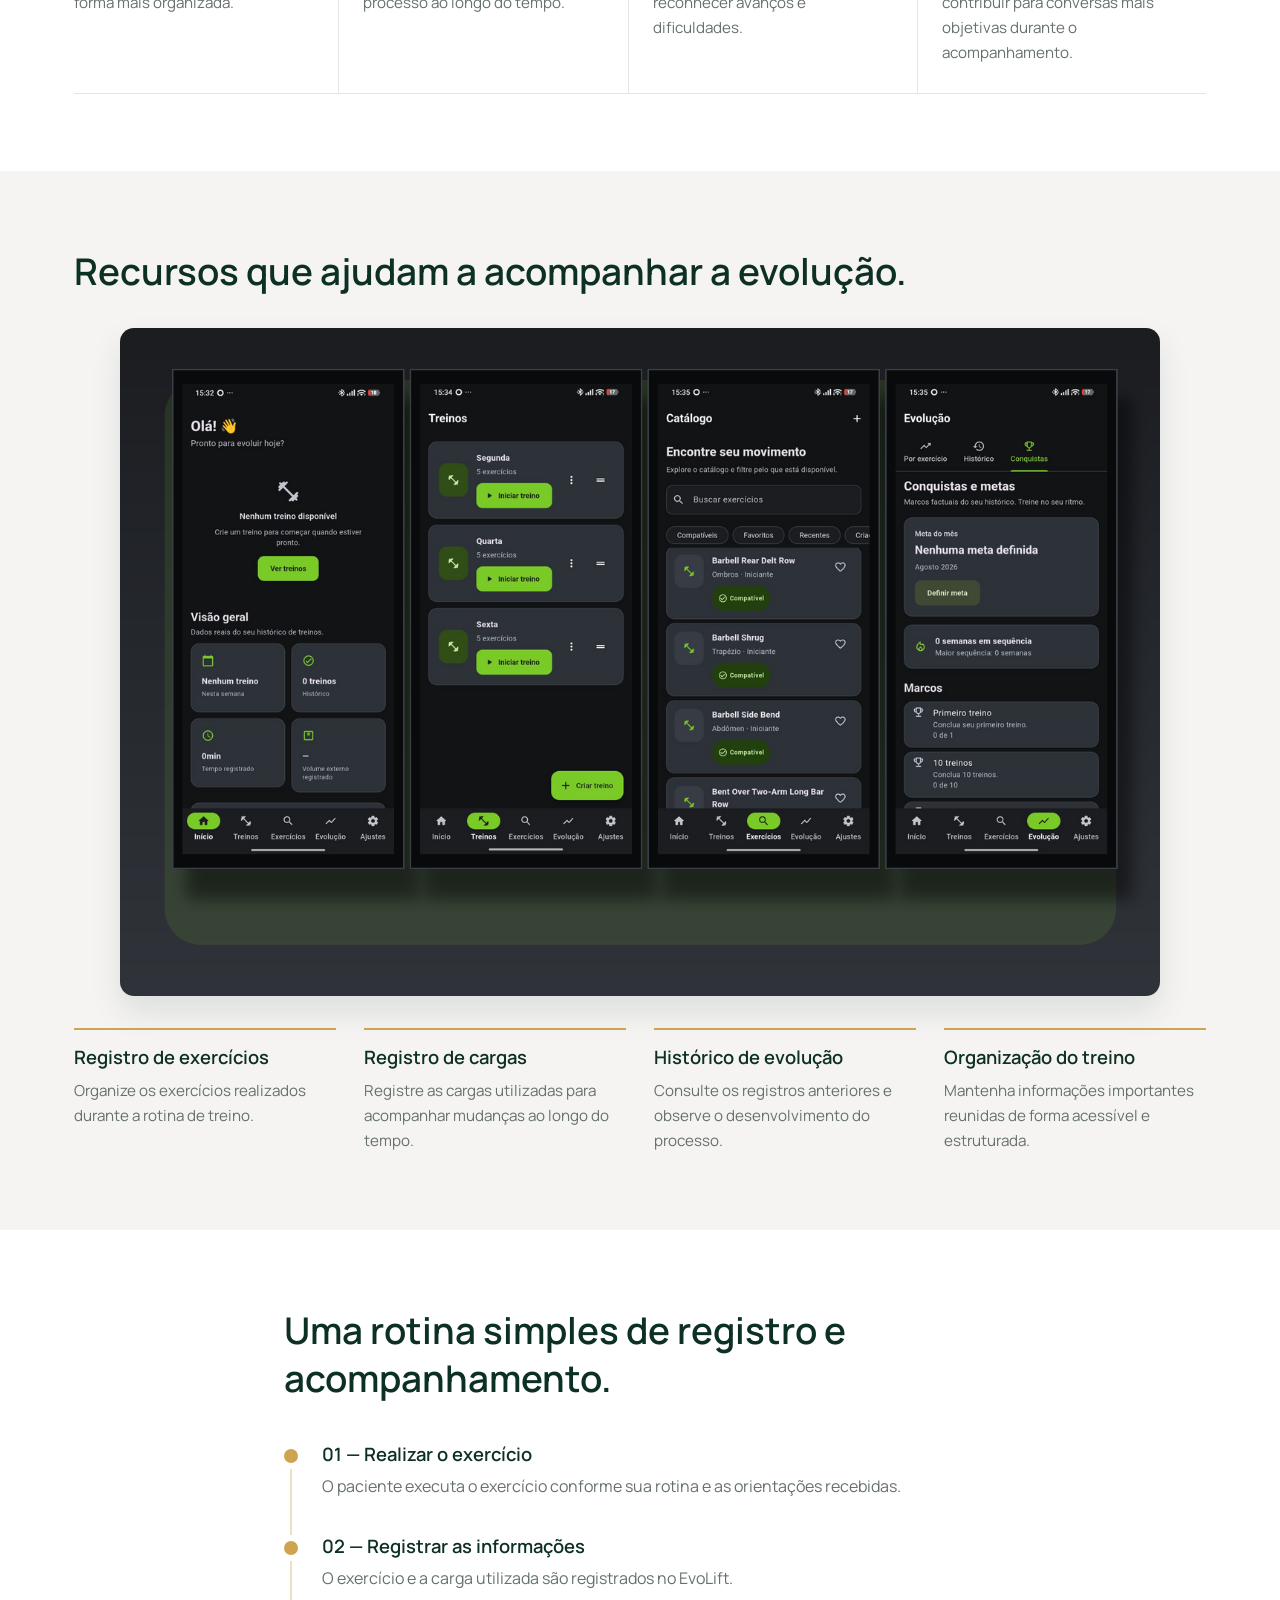
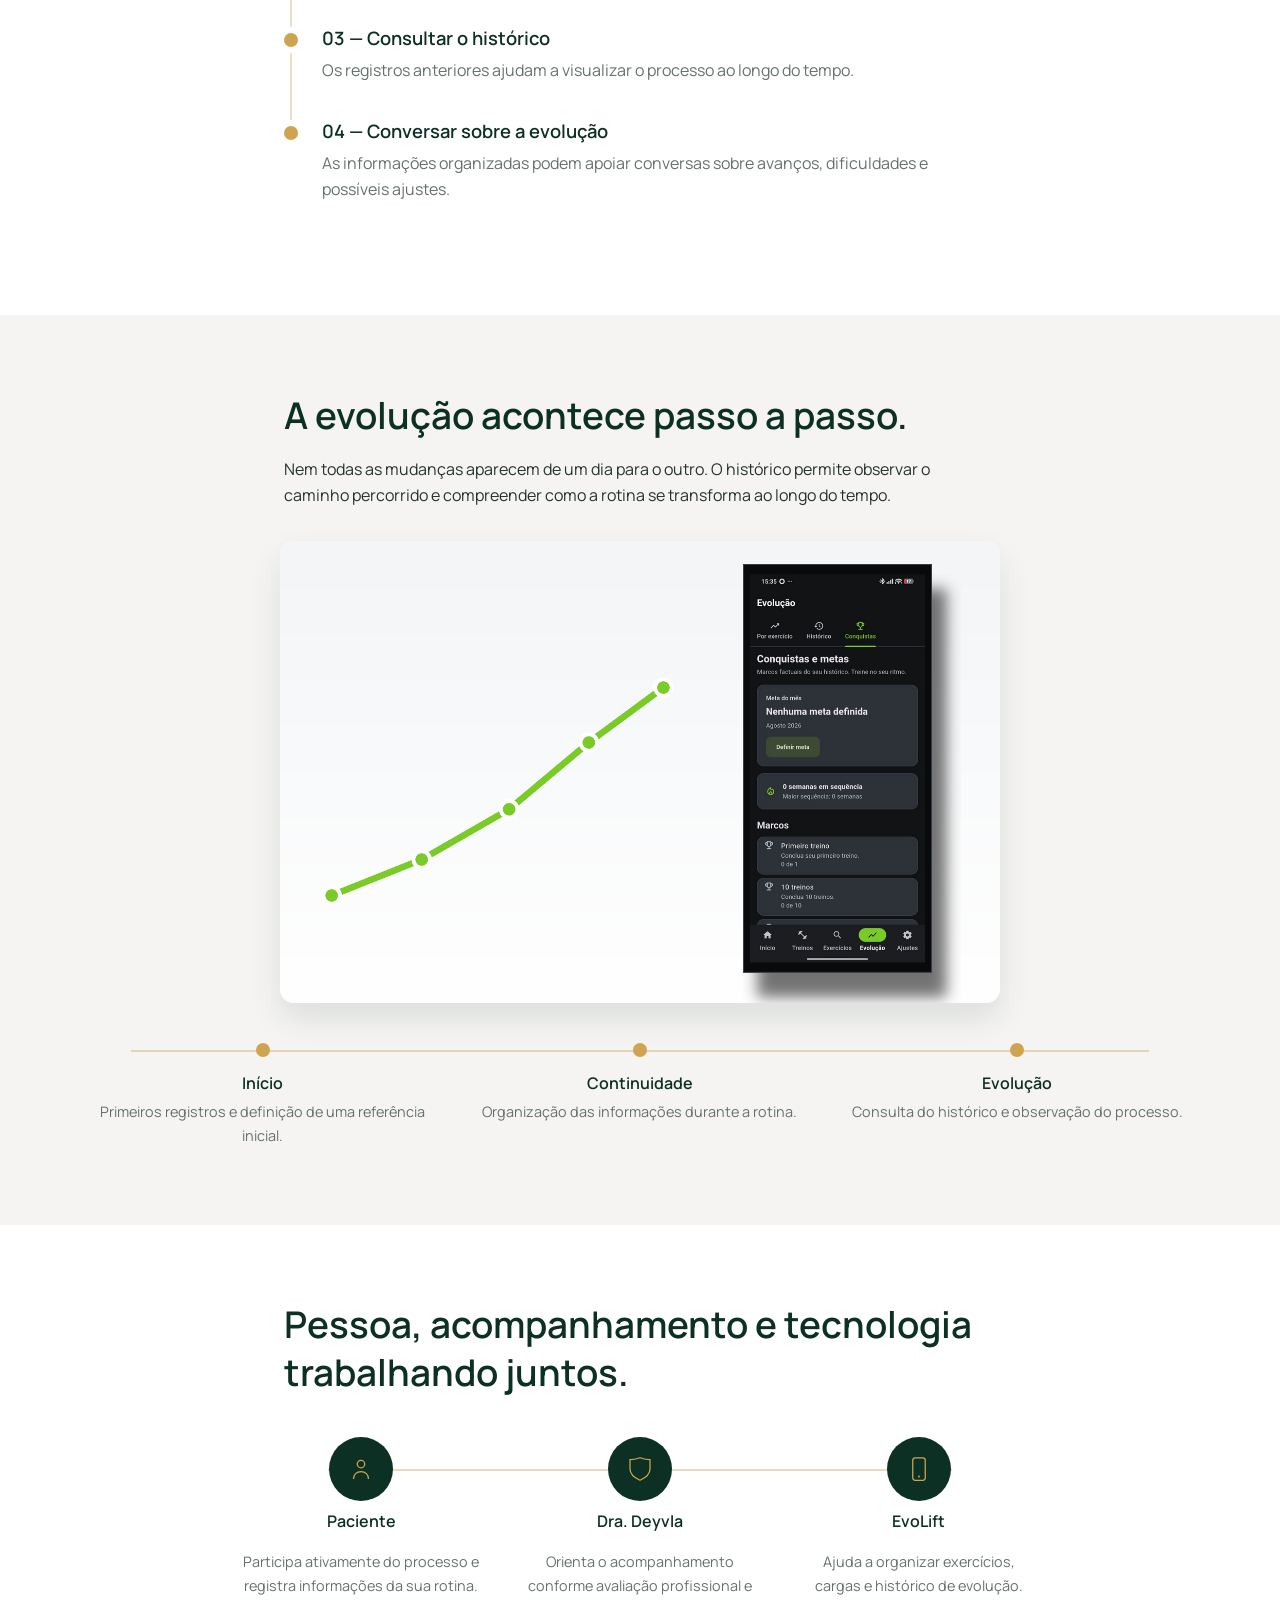
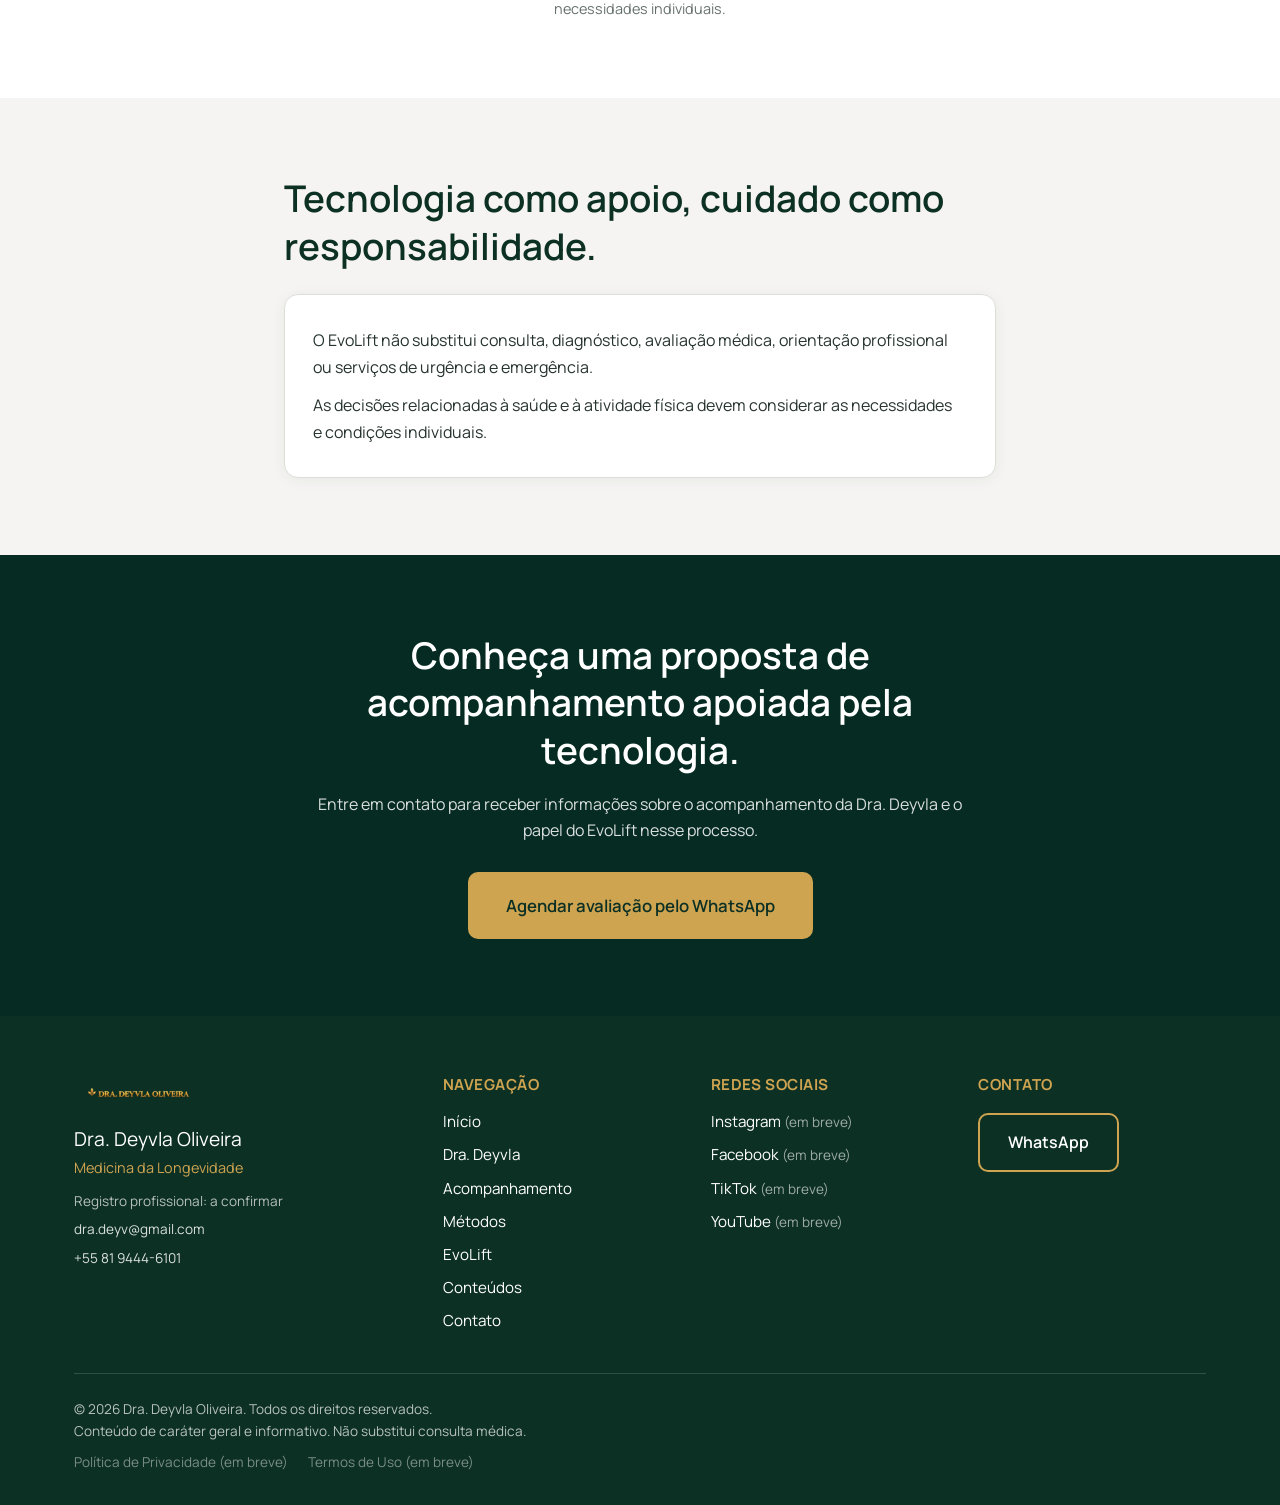
<file: pages/evolift.html>
<!DOCTYPE html>
<html lang="pt-BR">
<head>
  <meta charset="UTF-8">
  <meta name="viewport" content="width=device-width, initial-scale=1.0">
  <title>EvoLift | Dra. Deyvla Oliveira</title>
  <meta name="description" content="Conheça como o EvoLift poderá apoiar o acompanhamento de exercícios, cargas e evolução no trabalho realizado pela Dra. Deyvla Oliveira.">
  <link rel="icon" href="../assets/img/logo/logo-dra-deyvla-oliveira-720x240.png" type="image/png">
  <link rel="preconnect" href="https://fonts.googleapis.com">
  <link rel="preconnect" href="https://fonts.gstatic.com" crossorigin>
  <link href="https://fonts.googleapis.com/css2?family=Manrope:wght@400;500;600;700&family=Titillium+Web:wght@400;600;700&display=swap" rel="stylesheet">
  <link rel="stylesheet" href="../css/style.css">
</head>
<body>

  <a class="skip-link" href="#conteudo-principal">Saltar para o conteúdo principal</a>

  <header class="site-header">
    <div class="container header-inner">
      <a href="../index.html" class="logo">
        <img
          src="../assets/img/logo/logo-dra-deyvla-oliveira-720x240.png"
          width="720"
          height="240"
          alt="Dra. Deyvla Oliveira"
          class="logo-img"
          decoding="async"
        >
      </a>

      <button
        type="button"
        class="nav-toggle"
        id="nav-toggle"
        aria-expanded="false"
        aria-controls="main-nav"
      >
        <span class="visually-hidden">Abrir menu de navegação</span>
        <span class="nav-toggle-icon" aria-hidden="true"></span>
      </button>

      <nav class="main-nav" id="main-nav" aria-label="Navegação principal">
        <ul>
          <li><a href="../index.html">Início</a></li>
          <li><a href="sobre.html">Dra. Deyvla</a></li>
          <li><a href="acompanhamento.html">Acompanhamento</a></li>
          <li><a href="metodos.html">Métodos</a></li>
          <li><a href="evolift.html" aria-current="page">EvoLift</a></li>
          <li><a href="conteudos.html">Conteúdos</a></li>
          <li><a href="contato.html">Contato</a></li>
          <li>
            <a class="nav-whatsapp js-whatsapp-link" href="#" data-whatsapp>
              WhatsApp
            </a>
          </li>
        </ul>
      </nav>
    </div>
  </header>

  <main id="conteudo-principal">

    <!-- Hero interno -->
    <section class="inner-hero">
      <div class="container section-media-grid">
        <div class="section-text">
          <p class="eyebrow">EvoLift</p>
          <h1>Tecnologia para tornar a evolução mais visível.</h1>
          <p class="hero-text">
            O EvoLift organiza informações relacionadas aos exercícios e ajuda o paciente a
            acompanhar seu processo ao longo do tempo.
          </p>
          <p>
            Como parte do acompanhamento da Dra. Deyvla, o aplicativo poderá contribuir para uma
            rotina mais organizada e consciente.
          </p>
          <a class="btn btn-primary js-whatsapp-link" href="#" data-whatsapp>
            Agendar avaliação pelo WhatsApp
          </a>
        </div>
        <div class="section-media section-media-7-5">
          <img
            src="../assets/img/evolift/evolift-page-hero.png"
            width="1400"
            height="1000"
            alt="Telas principais do aplicativo EvoLift."
            class="section-photo evolift-composition"
            loading="eager"
            decoding="async"
          >
        </div>
      </div>
    </section>

    <!-- Apresentação do EvoLift -->
    <section id="apresentacao" class="section alt-bg">
      <div class="container section-media-grid">
        <div class="section-text">
          <h2>Um apoio que acompanha o paciente além da consulta.</h2>
          <p>
            Mudanças relacionadas à atividade física acontecem ao longo do tempo. O EvoLift
            ajuda a manter informações importantes organizadas, facilitando o registro dos
            exercícios e a consulta da evolução.
          </p>
          <p>
            O aplicativo não substitui o acompanhamento profissional. Ele funciona como uma
            ferramenta de apoio para tornar o processo mais claro e organizado.
          </p>
          <p class="highlight-quote">Registrar hoje ajuda a compreender a evolução de amanhã.</p>
        </div>
        <div class="phone-frame">
          <img
            src="../assets/img/evolift/evolift-mobile-home.jpeg"
            width="610"
            height="1356"
            alt="Tela inicial do aplicativo EvoLift em um telemóvel."
            class="evolift-composition"
            loading="lazy"
            decoding="async"
          >
        </div>
      </div>
    </section>

    <!-- Benefícios para a organização -->
    <section id="beneficios" class="section">
      <div class="container">
        <h2>Mais organização para compreender o processo.</h2>
        <!-- TODO final: validar como as informações do EvoLift serão utilizadas pela Dra. Deyvla. -->
        <div class="benefit-row">
          <div class="benefit-item">
            <h3>Clareza</h3>
            <p>As informações ficam reunidas de forma mais organizada.</p>
          </div>
          <div class="benefit-item">
            <h3>Continuidade</h3>
            <p>Os registros ajudam a observar o processo ao longo do tempo.</p>
          </div>
          <div class="benefit-item">
            <h3>Consciência</h3>
            <p>Consultar o histórico permite reconhecer avanços e dificuldades.</p>
          </div>
          <div class="benefit-item">
            <h3>Apoio</h3>
            <p>Os dados registrados podem contribuir para conversas mais objetivas durante o acompanhamento.</p>
          </div>
        </div>
      </div>
    </section>

    <!-- Funcionalidades confirmadas -->
    <section id="funcionalidades" class="section alt-bg">
      <div class="container">
        <h2>Recursos que ajudam a acompanhar a evolução.</h2>
        <div class="section-media section-media-14-9 media-centered media-evolift-features">
          <img
            src="../assets/img/evolift/evolift-features.png"
            width="1400"
            height="900"
            alt="Telas de início, treinos, exercícios e evolução do EvoLift."
            class="section-photo evolift-composition"
            loading="lazy"
            decoding="async"
          >
        </div>
        <div class="feature-grid">
          <div class="feature-item">
            <h3>Registro de exercícios</h3>
            <p>Organize os exercícios realizados durante a rotina de treino.</p>
          </div>
          <div class="feature-item">
            <h3>Registro de cargas</h3>
            <p>Registre as cargas utilizadas para acompanhar mudanças ao longo do tempo.</p>
          </div>
          <div class="feature-item">
            <h3>Histórico de evolução</h3>
            <p>Consulte os registros anteriores e observe o desenvolvimento do processo.</p>
          </div>
          <div class="feature-item">
            <h3>Organização do treino</h3>
            <p>Mantenha informações importantes reunidas de forma acessível e estruturada.</p>
          </div>
        </div>
      </div>
    </section>

    <!-- Jornada de utilização -->
    <section id="jornada-utilizacao" class="section">
      <div class="container section-narrow">
        <h2>Uma rotina simples de registro e acompanhamento.</h2>
        <ol class="timeline">
          <li class="timeline-step">
            <span class="timeline-marker" aria-hidden="true">
              <span class="timeline-dot"></span>
              <span class="timeline-line"></span>
            </span>
            <div class="timeline-content">
              <h3>01 — Realizar o exercício</h3>
              <p>O paciente executa o exercício conforme sua rotina e as orientações recebidas.</p>
            </div>
          </li>
          <li class="timeline-step">
            <span class="timeline-marker" aria-hidden="true">
              <span class="timeline-dot"></span>
              <span class="timeline-line"></span>
            </span>
            <div class="timeline-content">
              <h3>02 — Registrar as informações</h3>
              <p>O exercício e a carga utilizada são registrados no EvoLift.</p>
            </div>
          </li>
          <li class="timeline-step">
            <span class="timeline-marker" aria-hidden="true">
              <span class="timeline-dot"></span>
              <span class="timeline-line"></span>
            </span>
            <div class="timeline-content">
              <h3>03 — Consultar o histórico</h3>
              <p>Os registros anteriores ajudam a visualizar o processo ao longo do tempo.</p>
            </div>
          </li>
          <li class="timeline-step">
            <span class="timeline-marker" aria-hidden="true">
              <span class="timeline-dot"></span>
              <span class="timeline-line"></span>
            </span>
            <div class="timeline-content">
              <h3>04 — Conversar sobre a evolução</h3>
              <p>As informações organizadas podem apoiar conversas sobre avanços, dificuldades e possíveis ajustes.</p>
            </div>
          </li>
        </ol>
      </div>
    </section>

    <!-- Evolução ao longo do tempo -->
    <section id="evolucao" class="section alt-bg">
      <div class="container section-narrow">
        <h2>A evolução acontece passo a passo.</h2>
        <p>
          Nem todas as mudanças aparecem de um dia para o outro. O histórico permite observar o
          caminho percorrido e compreender como a rotina se transforma ao longo do tempo.
        </p>
      </div>
      <div class="container">
        <div class="section-media section-media-14-9 media-centered">
          <img
            src="../assets/img/evolift/evolift-progress.png"
            width="1400"
            height="900"
            alt="Tela de evolução do EvoLift acompanhada de representação gráfica do progresso."
            class="section-photo evolift-composition"
            loading="lazy"
            decoding="async"
          >
        </div>
        <div class="progress-path">
          <div class="progress-point">
            <span class="progress-dot" aria-hidden="true"></span>
            <h3>Início</h3>
            <p>Primeiros registros e definição de uma referência inicial.</p>
          </div>
          <div class="progress-point">
            <span class="progress-dot" aria-hidden="true"></span>
            <h3>Continuidade</h3>
            <p>Organização das informações durante a rotina.</p>
          </div>
          <div class="progress-point">
            <span class="progress-dot" aria-hidden="true"></span>
            <h3>Evolução</h3>
            <p>Consulta do histórico e observação do processo.</p>
          </div>
        </div>
      </div>
    </section>

    <!-- Relação entre Dra. Deyvla, paciente e EvoLift -->
    <section id="relacao" class="section">
      <div class="container section-narrow">
        <h2>Pessoa, acompanhamento e tecnologia trabalhando juntos.</h2>
      </div>
      <div class="container">
        <div class="relation-diagram">
          <div class="relation-node">
            <span class="integration-icon" aria-hidden="true">
              <svg viewBox="0 0 48 48" width="30" height="30" fill="none" stroke="currentColor" stroke-width="2">
                <circle cx="24" cy="16" r="6"/>
                <path d="M12 40c0-7 5-12 12-12s12 5 12 12"/>
              </svg>
            </span>
            <h3>Paciente</h3>
            <p>Participa ativamente do processo e registra informações da sua rotina.</p>
          </div>
          <div class="relation-node">
            <span class="integration-icon" aria-hidden="true">
              <svg viewBox="0 0 48 48" width="30" height="30" fill="none" stroke="currentColor" stroke-width="2">
                <path d="M24 6c-9 3-16 3-16 3v15c0 9 7 14 16 18 9-4 16-9 16-18V9s-7 0-16-3z"/>
              </svg>
            </span>
            <h3>Dra. Deyvla</h3>
            <p>Orienta o acompanhamento conforme avaliação profissional e necessidades individuais.</p>
          </div>
          <div class="relation-node">
            <span class="integration-icon" aria-hidden="true">
              <svg viewBox="0 0 48 48" width="30" height="30" fill="none" stroke="currentColor" stroke-width="2">
                <rect x="14" y="6" width="20" height="36" rx="4"/>
                <circle cx="24" cy="36" r="1.5" fill="currentColor" stroke="none"/>
              </svg>
            </span>
            <h3>EvoLift</h3>
            <p>Ajuda a organizar exercícios, cargas e histórico de evolução.</p>
          </div>
        </div>
      </div>
    </section>

    <!-- Limites e uso responsável -->
    <section id="limites" class="section alt-bg">
      <div class="container section-narrow">
        <h2>Tecnologia como apoio, cuidado como responsabilidade.</h2>
        <!-- TODO técnico: nesta fase não existe integração entre o site e o EvoLift. -->
        <!-- TODO técnico: o site não acessa nem armazena dados do EvoLift. -->
        <div class="responsible-use-box">
          <p>
            O EvoLift não substitui consulta, diagnóstico, avaliação médica, orientação
            profissional ou serviços de urgência e emergência.
          </p>
          <p>
            As decisões relacionadas à saúde e à atividade física devem considerar as
            necessidades e condições individuais.
          </p>
        </div>
      </div>
    </section>

    <!-- CTA final -->
    <section id="contato-final" class="section section-final-cta">
      <div class="container section-narrow">
        <h2>Conheça uma proposta de acompanhamento apoiada pela tecnologia.</h2>
        <p>
          Entre em contato para receber informações sobre o acompanhamento da Dra. Deyvla e o
          papel do EvoLift nesse processo.
        </p>
        <a class="btn btn-primary btn-large js-whatsapp-link" href="#" data-whatsapp>
          Agendar avaliação pelo WhatsApp
        </a>
      </div>
    </section>

  </main>

  <footer class="site-footer">
    <div class="container footer-inner">
      <div class="footer-brand">
        <img
          src="../assets/img/logo/logo-dra-deyvla-oliveira-720x240.png"
          width="720"
          height="240"
          alt="Dra. Deyvla Oliveira"
          class="footer-logo"
          loading="lazy"
          decoding="async"
        >
        <p class="footer-name">Dra. Deyvla Oliveira</p>
        <p class="footer-tagline">Medicina da Longevidade</p>
        <!-- TODO: inserir registro profissional assim que validado -->
        <p class="footer-register">Registro profissional: a confirmar</p>
        <p class="footer-direct-contact">
          <a href="mailto:dra.deyv@gmail.com">dra.deyv@gmail.com</a>
        </p>
        <p class="footer-direct-contact">
          <a class="js-whatsapp-link" href="#" data-whatsapp>+55 81 9444-6101</a>
        </p>
      </div>

      <div class="footer-nav">
        <p class="footer-heading">Navegação</p>
        <ul class="footer-nav-list">
          <li><a href="../index.html">Início</a></li>
          <li><a href="sobre.html">Dra. Deyvla</a></li>
          <li><a href="acompanhamento.html">Acompanhamento</a></li>
          <li><a href="metodos.html">Métodos</a></li>
          <li><a href="evolift.html">EvoLift</a></li>
          <li><a href="conteudos.html">Conteúdos</a></li>
          <li><a href="contato.html">Contato</a></li>
        </ul>
      </div>

      <div class="footer-social">
        <p class="footer-heading">Redes sociais</p>
        <ul class="footer-social-list">
          <li>Instagram <span class="footer-status">(em breve)</span></li>
          <li>Facebook <span class="footer-status">(em breve)</span></li>
          <li>TikTok <span class="footer-status">(em breve)</span></li>
          <li>YouTube <span class="footer-status">(em breve)</span></li>
        </ul>
      </div>

      <div class="footer-contact">
        <p class="footer-heading">Contato</p>
        <a class="btn btn-secondary js-whatsapp-link" href="#" data-whatsapp>
          WhatsApp
        </a>
      </div>
    </div>
    <div class="container">
      <div class="footer-legal">
        <p>&copy; <span id="ano"></span> Dra. Deyvla Oliveira. Todos os direitos reservados.</p>
        <p>Conteúdo de caráter geral e informativo. Não substitui consulta médica.</p>
        <p class="footer-legal-links">
          <span class="footer-legal-link" aria-disabled="true">Política de Privacidade (em breve)</span>
          <span class="footer-legal-link" aria-disabled="true">Termos de Uso (em breve)</span>
        </p>
      </div>
    </div>
  </footer>

  <div id="whatsapp-toast" class="whatsapp-toast" role="status" aria-live="polite" hidden></div>

  <script src="../js/main.js"></script>
</body>
</html>
</file>
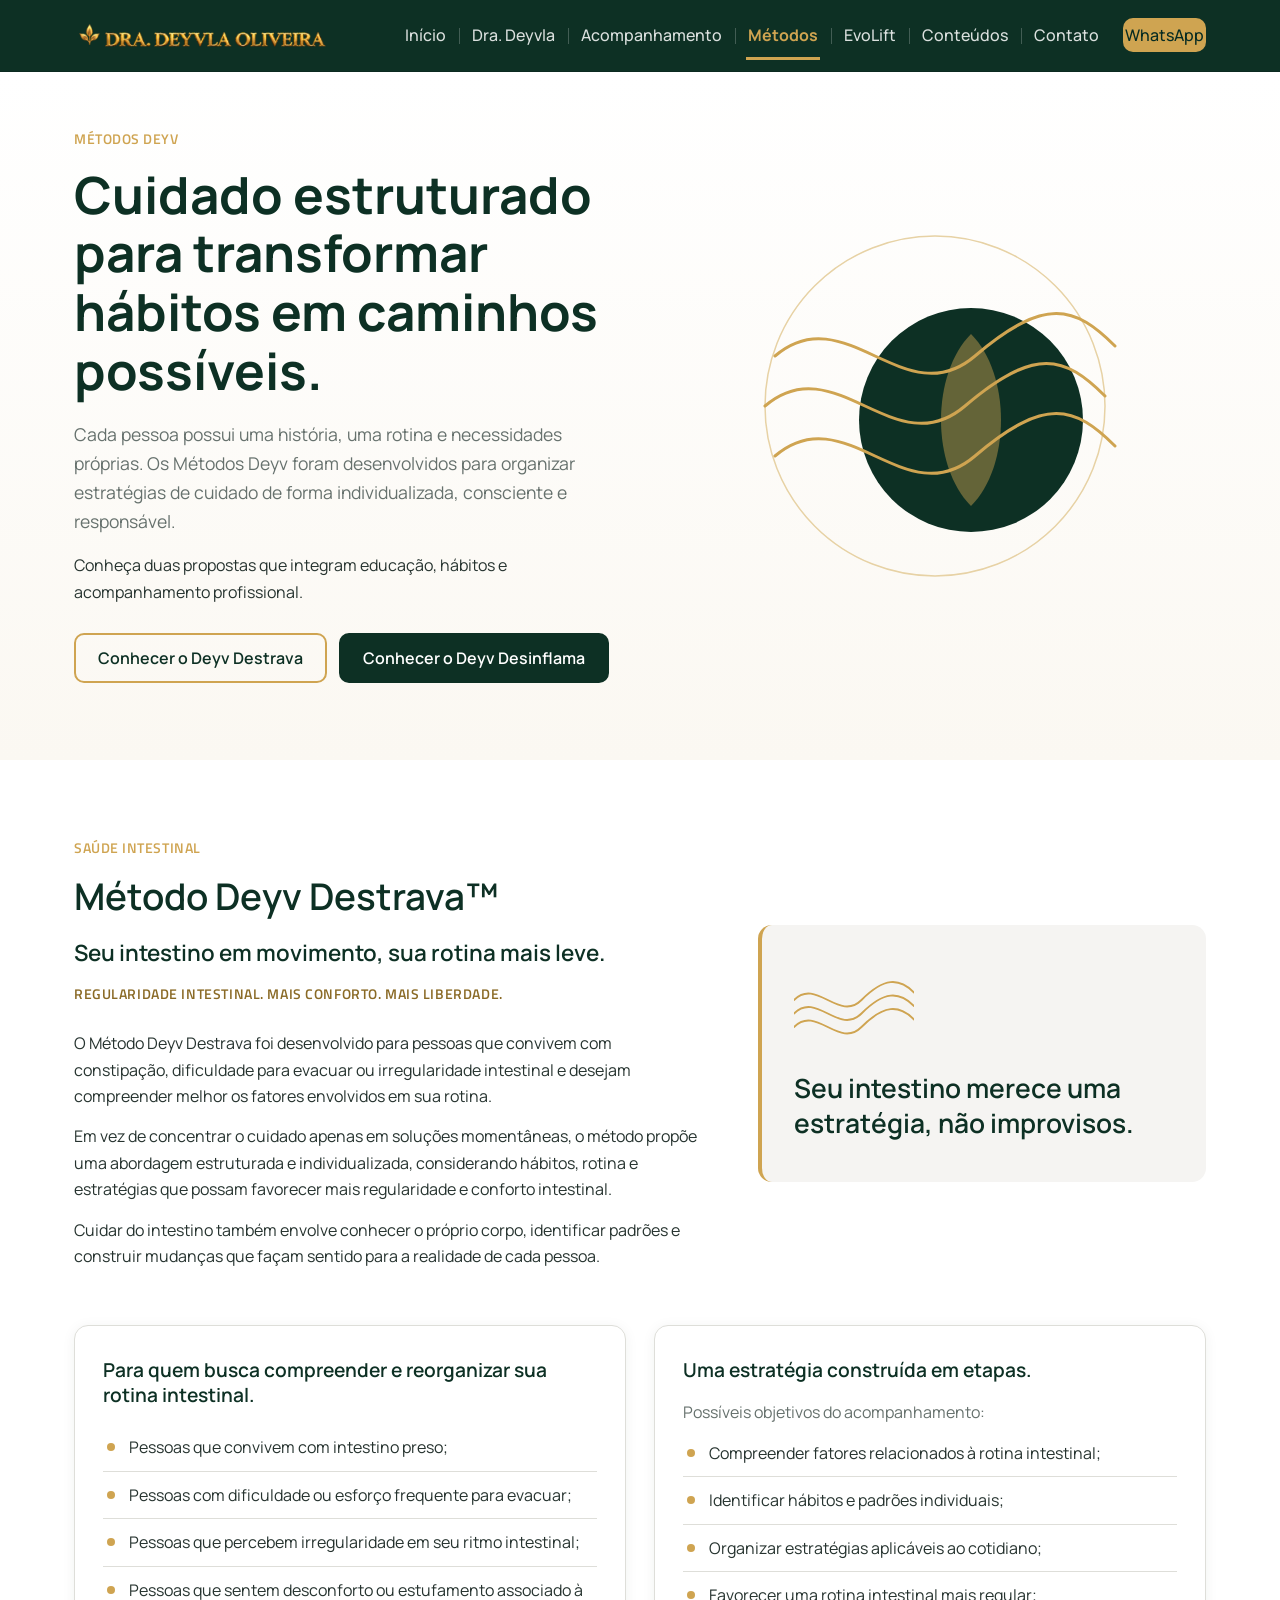
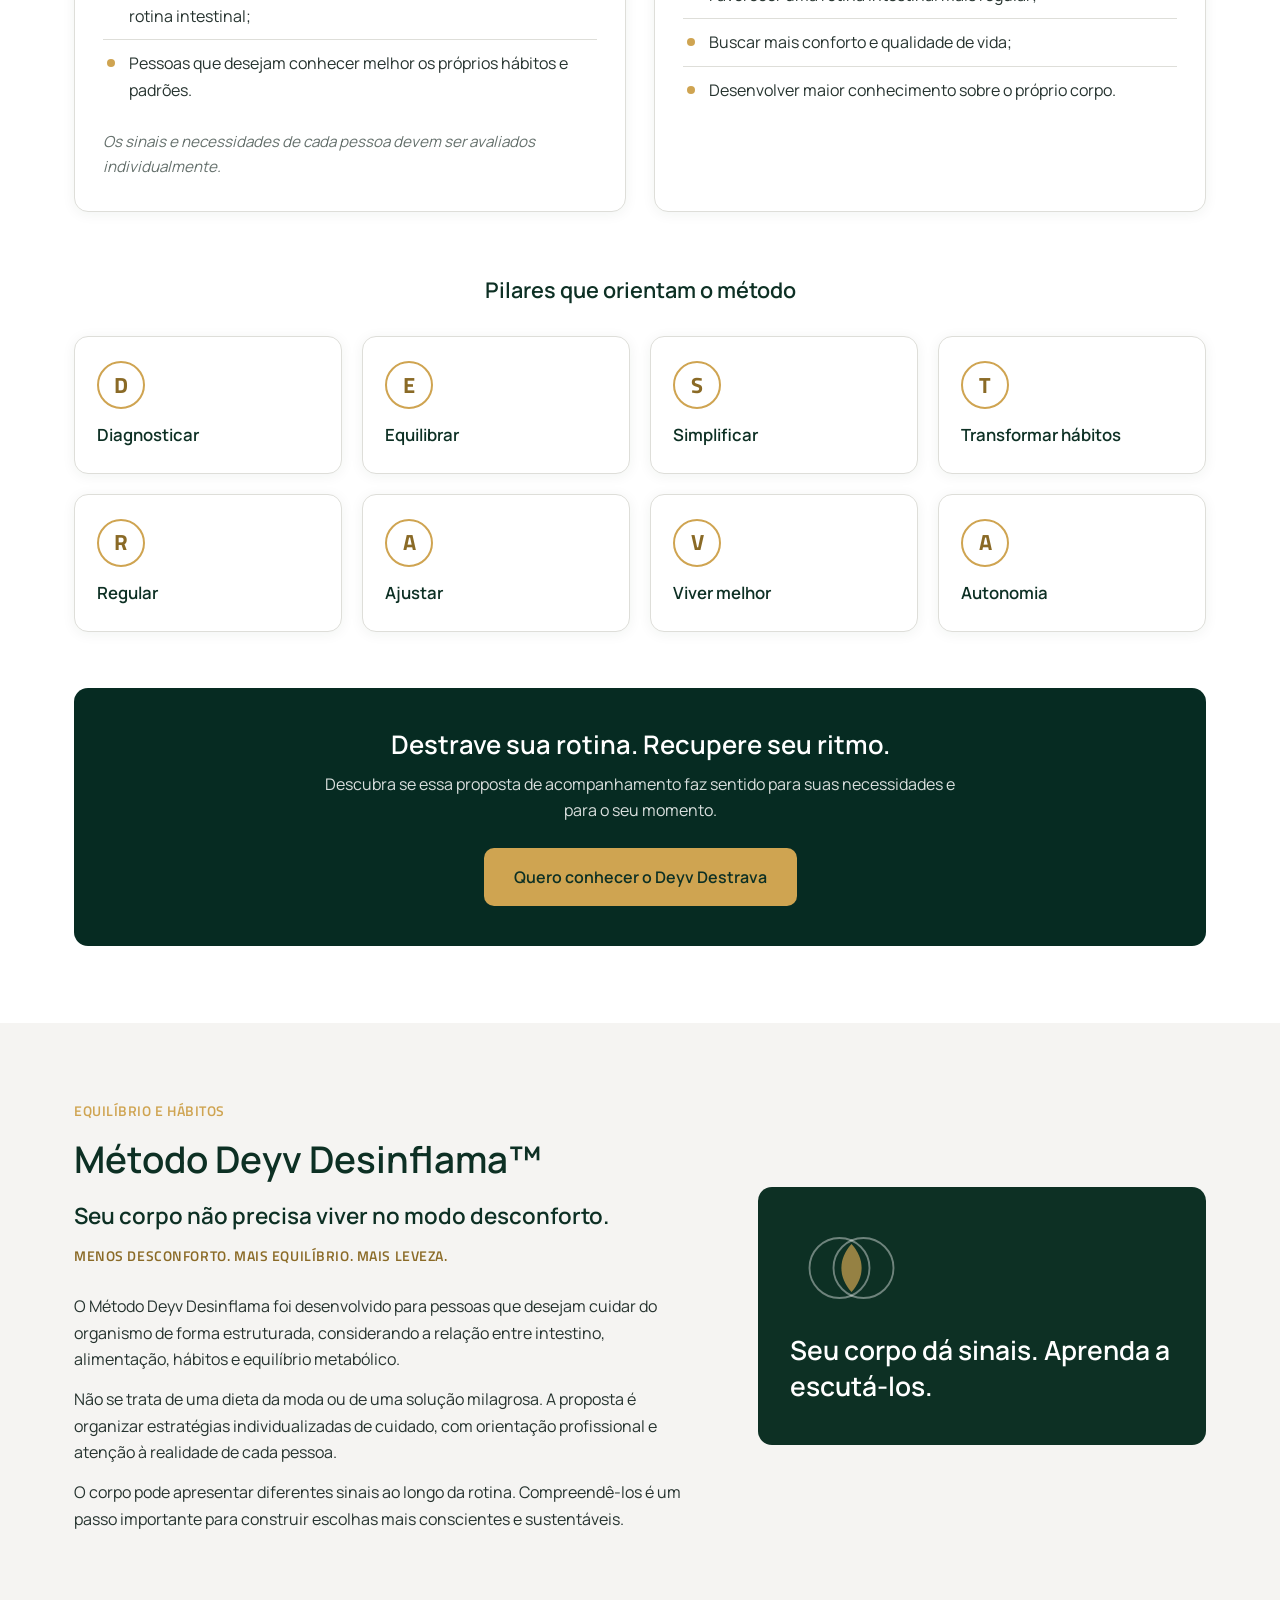
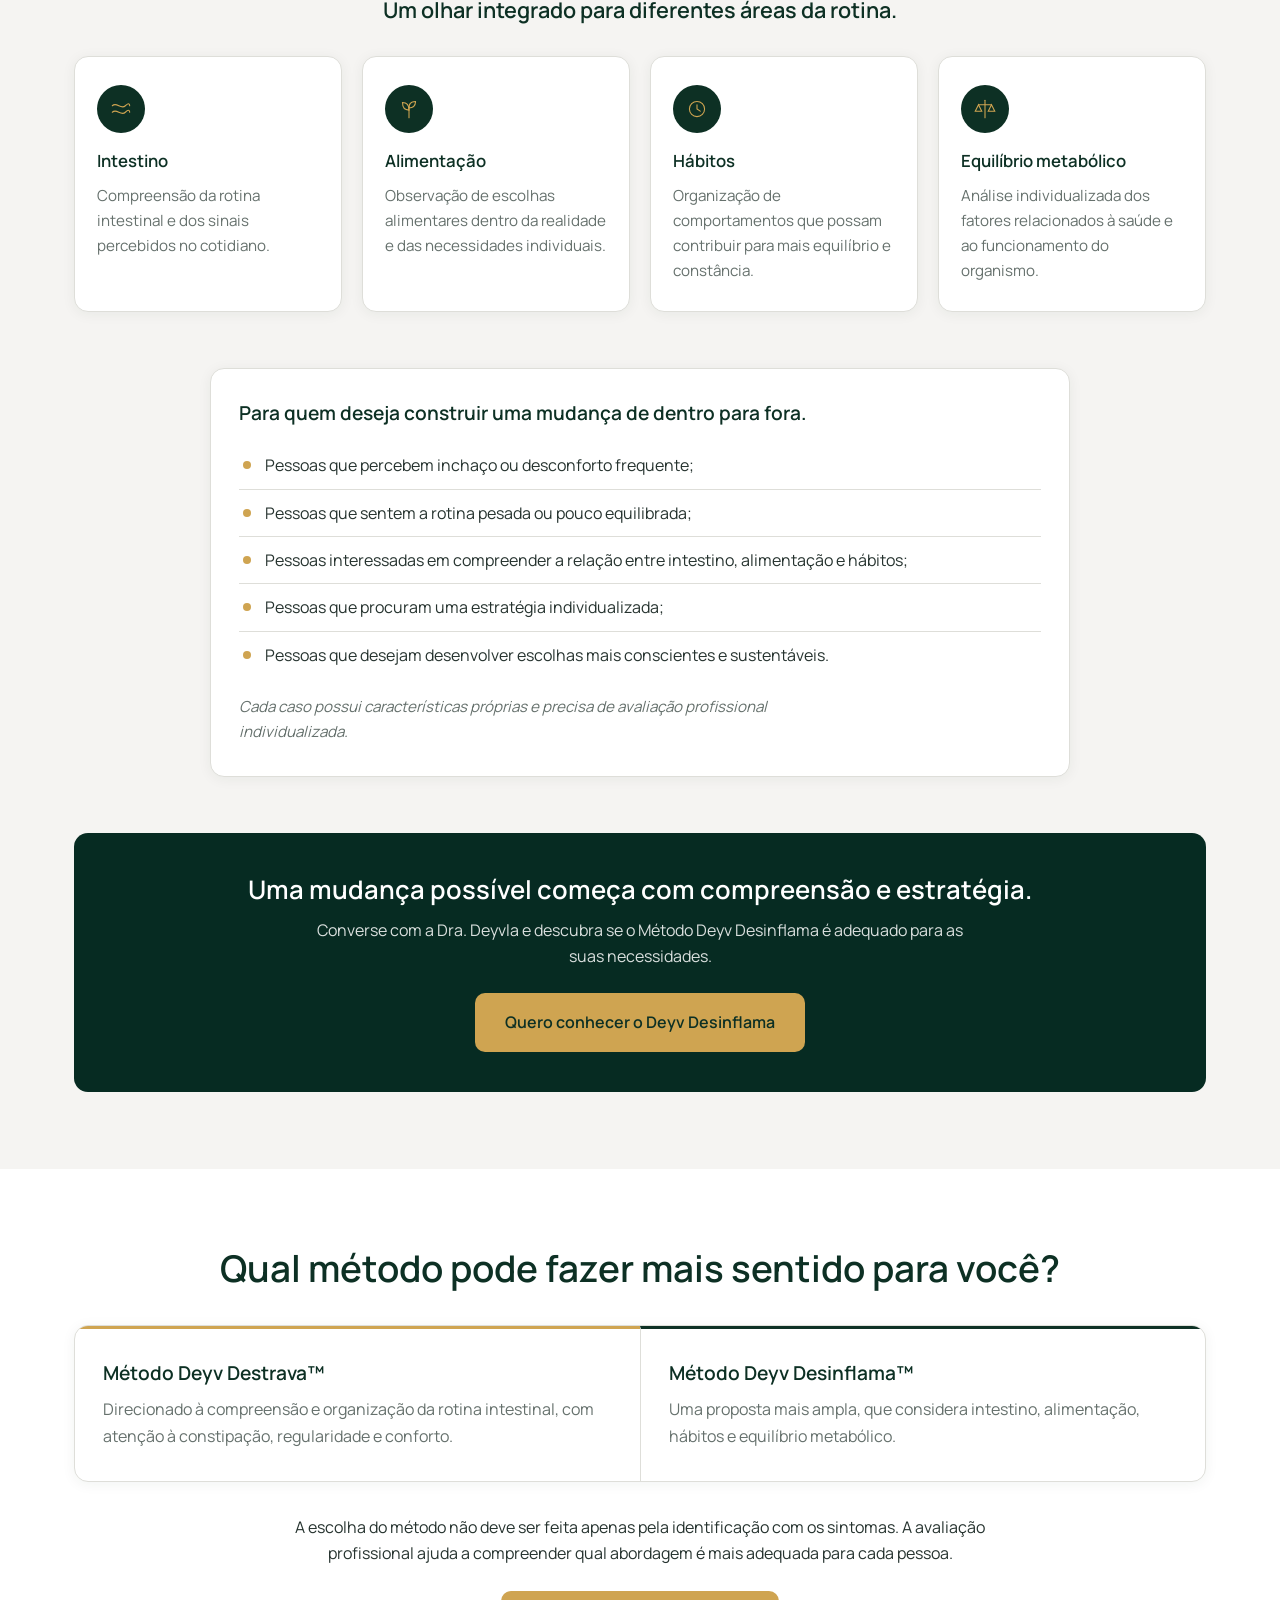
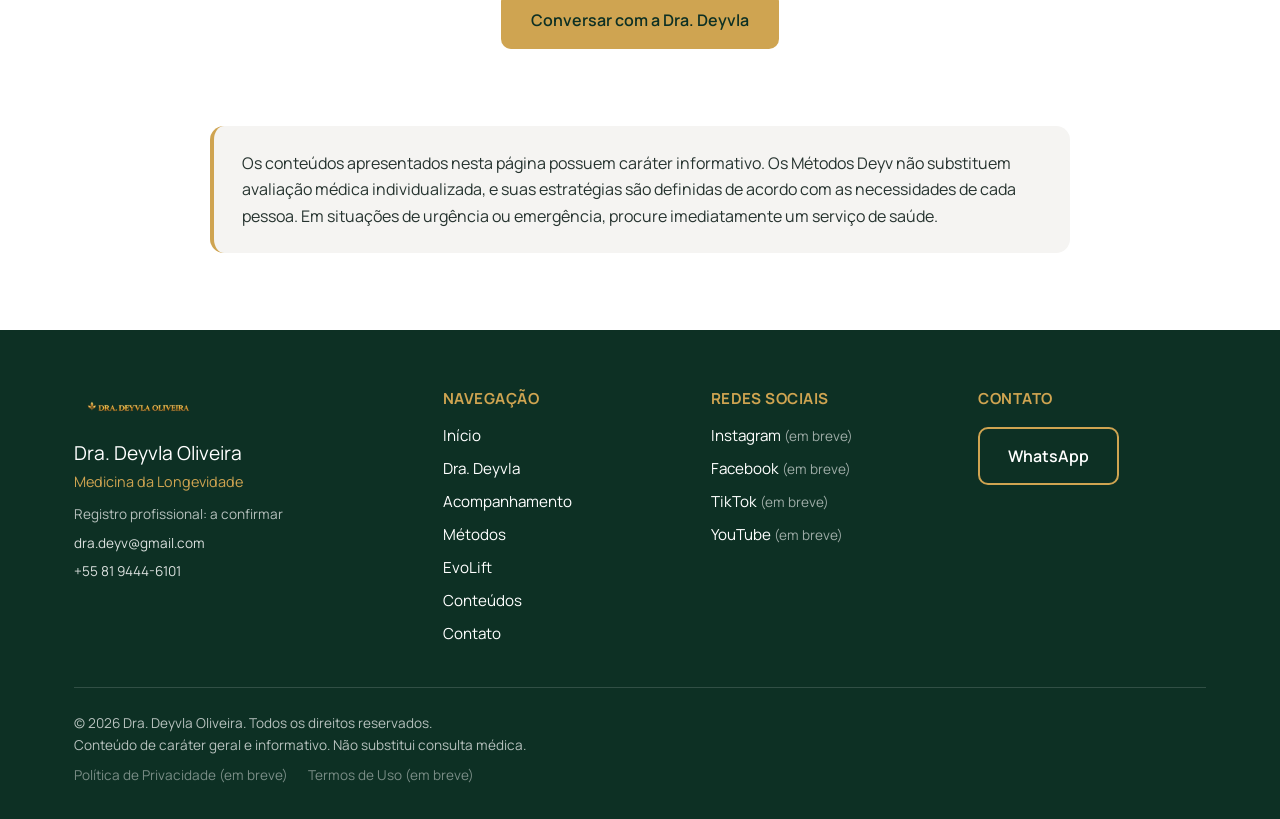
<file: pages/metodos.html>
<!DOCTYPE html>
<html lang="pt-BR">
<head>
  <meta charset="UTF-8">
  <meta name="viewport" content="width=device-width, initial-scale=1.0">
  <title>Métodos | Dra. Deyvla Oliveira</title>
  <meta name="description" content="Conheça os métodos Deyv Destrava e Deyv Desinflama, desenvolvidos pela Dra. Deyvla Oliveira para organizar estratégias individualizadas de cuidado.">
  <link rel="canonical" href="https://deyvidsantos-commits.github.io/Deyvla_Oliveira/pages/metodos.html">
  <link rel="icon" href="../assets/img/logo/logo-dra-deyvla-oliveira-720x240.png" type="image/png">
  <link rel="preconnect" href="https://fonts.googleapis.com">
  <link rel="preconnect" href="https://fonts.gstatic.com" crossorigin>
  <link href="https://fonts.googleapis.com/css2?family=Manrope:wght@400;500;600;700&family=Titillium+Web:wght@400;600;700&display=swap" rel="stylesheet">
  <link rel="stylesheet" href="../css/style.css">
</head>
<body>

  <a class="skip-link" href="#conteudo-principal">Saltar para o conteúdo principal</a>

  <header class="site-header">
    <div class="container header-inner">
      <a href="../index.html" class="logo">
        <img
          src="../assets/img/logo/logo-dra-deyvla-oliveira-720x240.png"
          width="720"
          height="240"
          alt="Dra. Deyvla Oliveira"
          class="logo-img"
          decoding="async"
        >
      </a>

      <button
        type="button"
        class="nav-toggle"
        id="nav-toggle"
        aria-expanded="false"
        aria-controls="main-nav"
      >
        <span class="visually-hidden">Abrir menu de navegação</span>
        <span class="nav-toggle-icon" aria-hidden="true"></span>
      </button>

      <nav class="main-nav" id="main-nav" aria-label="Navegação principal">
        <ul>
          <li><a href="../index.html">Início</a></li>
          <li><a href="sobre.html">Dra. Deyvla</a></li>
          <li><a href="acompanhamento.html">Acompanhamento</a></li>
          <li><a href="metodos.html" aria-current="page">Métodos</a></li>
          <li><a href="evolift.html">EvoLift</a></li>
          <li><a href="conteudos.html">Conteúdos</a></li>
          <li><a href="contato.html">Contato</a></li>
          <li>
            <a class="nav-whatsapp js-whatsapp-link" href="#" data-whatsapp>
              WhatsApp
            </a>
          </li>
        </ul>
      </nav>
    </div>
  </header>

  <main id="conteudo-principal">

    <!-- Hero interno -->
    <section class="inner-hero methods-hero">
      <div class="container section-media-grid">
        <div class="section-text">
          <p class="eyebrow">Métodos Deyv</p>
          <h1>Cuidado estruturado para transformar hábitos em caminhos possíveis.</h1>
          <p class="hero-text">
            Cada pessoa possui uma história, uma rotina e necessidades próprias. Os Métodos Deyv
            foram desenvolvidos para organizar estratégias de cuidado de forma individualizada,
            consciente e responsável.
          </p>
          <p>Conheça duas propostas que integram educação, hábitos e acompanhamento profissional.</p>
          <nav class="methods-hero-links" aria-label="Métodos nesta página">
            <a class="methods-anchor methods-anchor--destrava" href="#deyv-destrava">Conhecer o Deyv Destrava</a>
            <a class="methods-anchor methods-anchor--desinflama" href="#deyv-desinflama">Conhecer o Deyv Desinflama</a>
          </nav>
        </div>
        <div class="methods-hero-art" aria-hidden="true">
          <svg viewBox="0 0 400 400" focusable="false">
            <circle class="methods-hero-ring" cx="200" cy="200" r="170" />
            <circle class="methods-hero-orb" cx="236" cy="214" r="112" />
            <path class="methods-hero-leaf" d="M236 128 C 196 168, 196 260, 236 300 C 276 260, 276 168, 236 128 Z" />
            <path class="methods-hero-flow" d="M40 150 C 110 90, 170 210, 240 150 S 340 100, 380 140" />
            <path class="methods-hero-flow" d="M30 200 C 100 140, 160 260, 230 200 S 330 150, 370 190" />
            <path class="methods-hero-flow" d="M40 250 C 110 190, 170 310, 240 250 S 340 200, 380 240" />
          </svg>
        </div>
      </div>
    </section>

    <!-- Método Deyv Destrava™ -->
    <section id="deyv-destrava" class="section methods-method methods-method--destrava" aria-labelledby="destrava-titulo">
      <div class="container">
        <div class="methods-intro">
          <div class="methods-intro-text">
            <p class="eyebrow">Saúde intestinal</p>
            <h2 id="destrava-titulo">Método Deyv Destrava™</h2>
            <p class="methods-slogan">Seu intestino em movimento, sua rotina mais leve.</p>
            <p class="methods-signature">Regularidade intestinal. Mais conforto. Mais liberdade.</p>
            <p>
              O Método Deyv Destrava foi desenvolvido para pessoas que convivem com constipação,
              dificuldade para evacuar ou irregularidade intestinal e desejam compreender melhor os
              fatores envolvidos em sua rotina.
            </p>
            <p>
              Em vez de concentrar o cuidado apenas em soluções momentâneas, o método propõe uma
              abordagem estruturada e individualizada, considerando hábitos, rotina e estratégias que
              possam favorecer mais regularidade e conforto intestinal.
            </p>
            <p>
              Cuidar do intestino também envolve conhecer o próprio corpo, identificar padrões e
              construir mudanças que façam sentido para a realidade de cada pessoa.
            </p>
          </div>
          <figure class="methods-quote methods-quote--destrava">
            <svg class="methods-quote-art" viewBox="0 0 160 120" aria-hidden="true" focusable="false">
              <path d="M0 52 C 30 22, 60 82, 90 52 S 140 22, 160 42" />
              <path d="M0 70 C 30 40, 60 100, 90 70 S 140 40, 160 60" />
              <path d="M0 88 C 30 58, 60 118, 90 88 S 140 58, 160 78" />
            </svg>
            <blockquote>
              <p>Seu intestino merece uma estratégia, não improvisos.</p>
            </blockquote>
          </figure>
        </div>

        <div class="methods-panels">
          <div class="methods-panel">
            <h3>Para quem busca compreender e reorganizar sua rotina intestinal.</h3>
            <ul class="methods-list">
              <li>Pessoas que convivem com intestino preso;</li>
              <li>Pessoas com dificuldade ou esforço frequente para evacuar;</li>
              <li>Pessoas que percebem irregularidade em seu ritmo intestinal;</li>
              <li>Pessoas que sentem desconforto ou estufamento associado à rotina intestinal;</li>
              <li>Pessoas que desejam conhecer melhor os próprios hábitos e padrões.</li>
            </ul>
            <p class="methods-note">Os sinais e necessidades de cada pessoa devem ser avaliados individualmente.</p>
          </div>
          <div class="methods-panel">
            <h3>Uma estratégia construída em etapas.</h3>
            <p class="methods-panel-intro">Possíveis objetivos do acompanhamento:</p>
            <ul class="methods-list">
              <li>Compreender fatores relacionados à rotina intestinal;</li>
              <li>Identificar hábitos e padrões individuais;</li>
              <li>Organizar estratégias aplicáveis ao cotidiano;</li>
              <li>Favorecer uma rotina intestinal mais regular;</li>
              <li>Buscar mais conforto e qualidade de vida;</li>
              <li>Desenvolver maior conhecimento sobre o próprio corpo.</li>
            </ul>
          </div>
        </div>

        <!-- Pilares do Deyv Destrava: as oito letras de DESTRAVA, confirmadas pela Dra. Deyvla. -->
        <div class="methods-pillars-block">
          <h3 class="methods-block-title">Pilares que orientam o método</h3>
          <ol class="methods-path" aria-label="DESTRAVA: oito etapas">
            <li class="methods-path-item">
              <span class="methods-path-step" aria-hidden="true">D</span>
              <span class="methods-path-name">Diagnosticar</span>
            </li>
            <li class="methods-path-item">
              <span class="methods-path-step" aria-hidden="true">E</span>
              <span class="methods-path-name">Equilibrar</span>
            </li>
            <li class="methods-path-item">
              <span class="methods-path-step" aria-hidden="true">S</span>
              <span class="methods-path-name">Simplificar</span>
            </li>
            <li class="methods-path-item">
              <span class="methods-path-step" aria-hidden="true">T</span>
              <span class="methods-path-name">Transformar hábitos</span>
            </li>
            <li class="methods-path-item">
              <span class="methods-path-step" aria-hidden="true">R</span>
              <span class="methods-path-name">Regular</span>
            </li>
            <li class="methods-path-item">
              <span class="methods-path-step" aria-hidden="true">A</span>
              <span class="methods-path-name">Ajustar</span>
            </li>
            <li class="methods-path-item">
              <span class="methods-path-step" aria-hidden="true">V</span>
              <span class="methods-path-name">Viver melhor</span>
            </li>
            <li class="methods-path-item">
              <span class="methods-path-step" aria-hidden="true">A</span>
              <span class="methods-path-name">Autonomia</span>
            </li>
          </ol>
        </div>

        <div class="methods-cta">
          <h3>Destrave sua rotina. Recupere seu ritmo.</h3>
          <p>Descubra se essa proposta de acompanhamento faz sentido para suas necessidades e para o seu momento.</p>
          <a
            class="btn btn-primary js-whatsapp-link"
            href="#"
            target="_blank"
            rel="noopener noreferrer"
            data-whatsapp
            data-whatsapp-mensagem="Olá, Dra. Deyvla. Gostaria de saber mais sobre o Método Deyv Destrava."
          >Quero conhecer o Deyv Destrava</a>
        </div>
      </div>
    </section>

    <!-- Método Deyv Desinflama™ -->
    <section id="deyv-desinflama" class="section alt-bg methods-method methods-method--desinflama" aria-labelledby="desinflama-titulo">
      <div class="container">
        <div class="methods-intro">
          <div class="methods-intro-text">
            <p class="eyebrow">Equilíbrio e hábitos</p>
            <h2 id="desinflama-titulo">Método Deyv Desinflama™</h2>
            <p class="methods-slogan">Seu corpo não precisa viver no modo desconforto.</p>
            <p class="methods-signature">Menos desconforto. Mais equilíbrio. Mais leveza.</p>
            <p>
              O Método Deyv Desinflama foi desenvolvido para pessoas que desejam cuidar do organismo
              de forma estruturada, considerando a relação entre intestino, alimentação, hábitos e
              equilíbrio metabólico.
            </p>
            <p>
              Não se trata de uma dieta da moda ou de uma solução milagrosa. A proposta é organizar
              estratégias individualizadas de cuidado, com orientação profissional e atenção à
              realidade de cada pessoa.
            </p>
            <p>
              O corpo pode apresentar diferentes sinais ao longo da rotina. Compreendê-los é um passo
              importante para construir escolhas mais conscientes e sustentáveis.
            </p>
          </div>
          <figure class="methods-quote methods-quote--desinflama">
            <svg class="methods-quote-art" viewBox="0 0 160 120" aria-hidden="true" focusable="false">
              <circle cx="66" cy="60" r="40" />
              <circle cx="98" cy="60" r="40" />
              <path class="methods-quote-leaf" d="M82 28 C 64 48, 64 72, 82 92 C 100 72, 100 48, 82 28 Z" />
            </svg>
            <blockquote>
              <p>Seu corpo dá sinais. Aprenda a escutá-los.</p>
            </blockquote>
          </figure>
        </div>

        <div class="methods-pillars-block">
          <h3 class="methods-block-title">Um olhar integrado para diferentes áreas da rotina.</h3>
          <ul class="methods-pillars">
            <li class="methods-pillar">
              <span class="methods-pillar-icon" aria-hidden="true">
                <svg viewBox="0 0 48 48" width="26" height="26" fill="none" stroke="currentColor" stroke-width="2" stroke-linecap="round">
                  <path d="M8 18c8-8 16 8 24 0s8 0 8 0"/>
                  <path d="M8 30c8-8 16 8 24 0s8 0 8 0"/>
                </svg>
              </span>
              <h4>Intestino</h4>
              <p>Compreensão da rotina intestinal e dos sinais percebidos no cotidiano.</p>
            </li>
            <li class="methods-pillar">
              <span class="methods-pillar-icon" aria-hidden="true">
                <svg viewBox="0 0 48 48" width="26" height="26" fill="none" stroke="currentColor" stroke-width="2" stroke-linecap="round">
                  <path d="M24 40V20"/>
                  <path d="M24 26c-8 0-12-6-12-14 8 0 12 6 12 14z"/>
                  <path d="M24 22c0-8 4-12 12-12 0 8-4 12-12 12z"/>
                </svg>
              </span>
              <h4>Alimentação</h4>
              <p>Observação de escolhas alimentares dentro da realidade e das necessidades individuais.</p>
            </li>
            <li class="methods-pillar">
              <span class="methods-pillar-icon" aria-hidden="true">
                <svg viewBox="0 0 48 48" width="26" height="26" fill="none" stroke="currentColor" stroke-width="2" stroke-linecap="round">
                  <circle cx="24" cy="24" r="14"/>
                  <path d="M24 16v8l6 4"/>
                </svg>
              </span>
              <h4>Hábitos</h4>
              <p>Organização de comportamentos que possam contribuir para mais equilíbrio e constância.</p>
            </li>
            <li class="methods-pillar">
              <span class="methods-pillar-icon" aria-hidden="true">
                <svg viewBox="0 0 48 48" width="26" height="26" fill="none" stroke="currentColor" stroke-width="2" stroke-linecap="round">
                  <path d="M24 8v32"/>
                  <path d="M12 16h24"/>
                  <path d="M12 16l-6 12h12z"/>
                  <path d="M36 16l-6 12h12z"/>
                </svg>
              </span>
              <h4>Equilíbrio metabólico</h4>
              <p>Análise individualizada dos fatores relacionados à saúde e ao funcionamento do organismo.</p>
            </li>
          </ul>
        </div>

        <div class="methods-panels methods-panels--single">
          <div class="methods-panel">
            <h3>Para quem deseja construir uma mudança de dentro para fora.</h3>
            <ul class="methods-list">
              <li>Pessoas que percebem inchaço ou desconforto frequente;</li>
              <li>Pessoas que sentem a rotina pesada ou pouco equilibrada;</li>
              <li>Pessoas interessadas em compreender a relação entre intestino, alimentação e hábitos;</li>
              <li>Pessoas que procuram uma estratégia individualizada;</li>
              <li>Pessoas que desejam desenvolver escolhas mais conscientes e sustentáveis.</li>
            </ul>
            <p class="methods-note">Cada caso possui características próprias e precisa de avaliação profissional individualizada.</p>
          </div>
        </div>

        <div class="methods-cta">
          <h3>Uma mudança possível começa com compreensão e estratégia.</h3>
          <p>Converse com a Dra. Deyvla e descubra se o Método Deyv Desinflama é adequado para as suas necessidades.</p>
          <a
            class="btn btn-primary js-whatsapp-link"
            href="#"
            target="_blank"
            rel="noopener noreferrer"
            data-whatsapp
            data-whatsapp-mensagem="Olá, Dra. Deyvla. Gostaria de saber mais sobre o Método Deyv Desinflama."
          >Quero conhecer o Deyv Desinflama</a>
        </div>
      </div>
    </section>

    <!-- Comparação sem competição -->
    <section id="qual-metodo" class="section methods-compare" aria-labelledby="qual-metodo-titulo">
      <div class="container">
        <h2 id="qual-metodo-titulo">Qual método pode fazer mais sentido para você?</h2>
        <div class="methods-compare-grid">
          <div class="methods-compare-item methods-compare-item--destrava">
            <h3>Método Deyv Destrava™</h3>
            <p>
              Direcionado à compreensão e organização da rotina intestinal, com atenção à
              constipação, regularidade e conforto.
            </p>
          </div>
          <div class="methods-compare-item methods-compare-item--desinflama">
            <h3>Método Deyv Desinflama™</h3>
            <p>
              Uma proposta mais ampla, que considera intestino, alimentação, hábitos e equilíbrio
              metabólico.
            </p>
          </div>
        </div>
        <p class="methods-compare-conclusion">
          A escolha do método não deve ser feita apenas pela identificação com os sintomas. A
          avaliação profissional ajuda a compreender qual abordagem é mais adequada para cada pessoa.
        </p>
        <p class="methods-compare-cta">
          <a
            class="btn btn-primary js-whatsapp-link"
            href="#"
            target="_blank"
            rel="noopener noreferrer"
            data-whatsapp
            data-whatsapp-mensagem="Olá, Dra. Deyvla. Gostaria de entender qual dos Métodos Deyv pode ser mais adequado para mim."
          >Conversar com a Dra. Deyvla</a>
        </p>
      </div>
    </section>

    <!-- Aviso de responsabilidade -->
    <section class="section methods-disclaimer-section" aria-labelledby="aviso-titulo">
      <div class="container">
        <aside class="methods-disclaimer">
          <h2 id="aviso-titulo" class="visually-hidden">Aviso de responsabilidade</h2>
          <p>
            Os conteúdos apresentados nesta página possuem caráter informativo. Os Métodos Deyv não
            substituem avaliação médica individualizada, e suas estratégias são definidas de acordo
            com as necessidades de cada pessoa. Em situações de urgência ou emergência, procure
            imediatamente um serviço de saúde.
          </p>
        </aside>
      </div>
    </section>

  </main>


  <footer class="site-footer">
    <div class="container footer-inner">
      <div class="footer-brand">
        <img
          src="../assets/img/logo/logo-dra-deyvla-oliveira-720x240.png"
          width="720"
          height="240"
          alt="Dra. Deyvla Oliveira"
          class="footer-logo"
          loading="lazy"
          decoding="async"
        >
        <p class="footer-name">Dra. Deyvla Oliveira</p>
        <p class="footer-tagline">Medicina da Longevidade</p>
        <!-- TODO: inserir registro profissional assim que validado -->
        <p class="footer-register">Registro profissional: a confirmar</p>
        <p class="footer-direct-contact">
          <a href="mailto:dra.deyv@gmail.com">dra.deyv@gmail.com</a>
        </p>
        <p class="footer-direct-contact">
          <a class="js-whatsapp-link" href="#" data-whatsapp>+55 81 9444-6101</a>
        </p>
      </div>

      <div class="footer-nav">
        <p class="footer-heading">Navegação</p>
        <ul class="footer-nav-list">
          <li><a href="../index.html">Início</a></li>
          <li><a href="sobre.html">Dra. Deyvla</a></li>
          <li><a href="acompanhamento.html">Acompanhamento</a></li>
          <li><a href="metodos.html">Métodos</a></li>
          <li><a href="evolift.html">EvoLift</a></li>
          <li><a href="conteudos.html">Conteúdos</a></li>
          <li><a href="contato.html">Contato</a></li>
        </ul>
      </div>

      <div class="footer-social">
        <p class="footer-heading">Redes sociais</p>
        <ul class="footer-social-list">
          <li>Instagram <span class="footer-status">(em breve)</span></li>
          <li>Facebook <span class="footer-status">(em breve)</span></li>
          <li>TikTok <span class="footer-status">(em breve)</span></li>
          <li>YouTube <span class="footer-status">(em breve)</span></li>
        </ul>
      </div>

      <div class="footer-contact">
        <p class="footer-heading">Contato</p>
        <a class="btn btn-secondary js-whatsapp-link" href="#" data-whatsapp>
          WhatsApp
        </a>
      </div>
    </div>
    <div class="container">
      <div class="footer-legal">
        <p>&copy; <span id="ano"></span> Dra. Deyvla Oliveira. Todos os direitos reservados.</p>
        <p>Conteúdo de caráter geral e informativo. Não substitui consulta médica.</p>
        <p class="footer-legal-links">
          <span class="footer-legal-link" aria-disabled="true">Política de Privacidade (em breve)</span>
          <span class="footer-legal-link" aria-disabled="true">Termos de Uso (em breve)</span>
        </p>
      </div>
    </div>
  </footer>

  <div id="whatsapp-toast" class="whatsapp-toast" role="status" aria-live="polite" hidden></div>

  <script src="../js/main.js"></script>
</body>
</html>
</file>
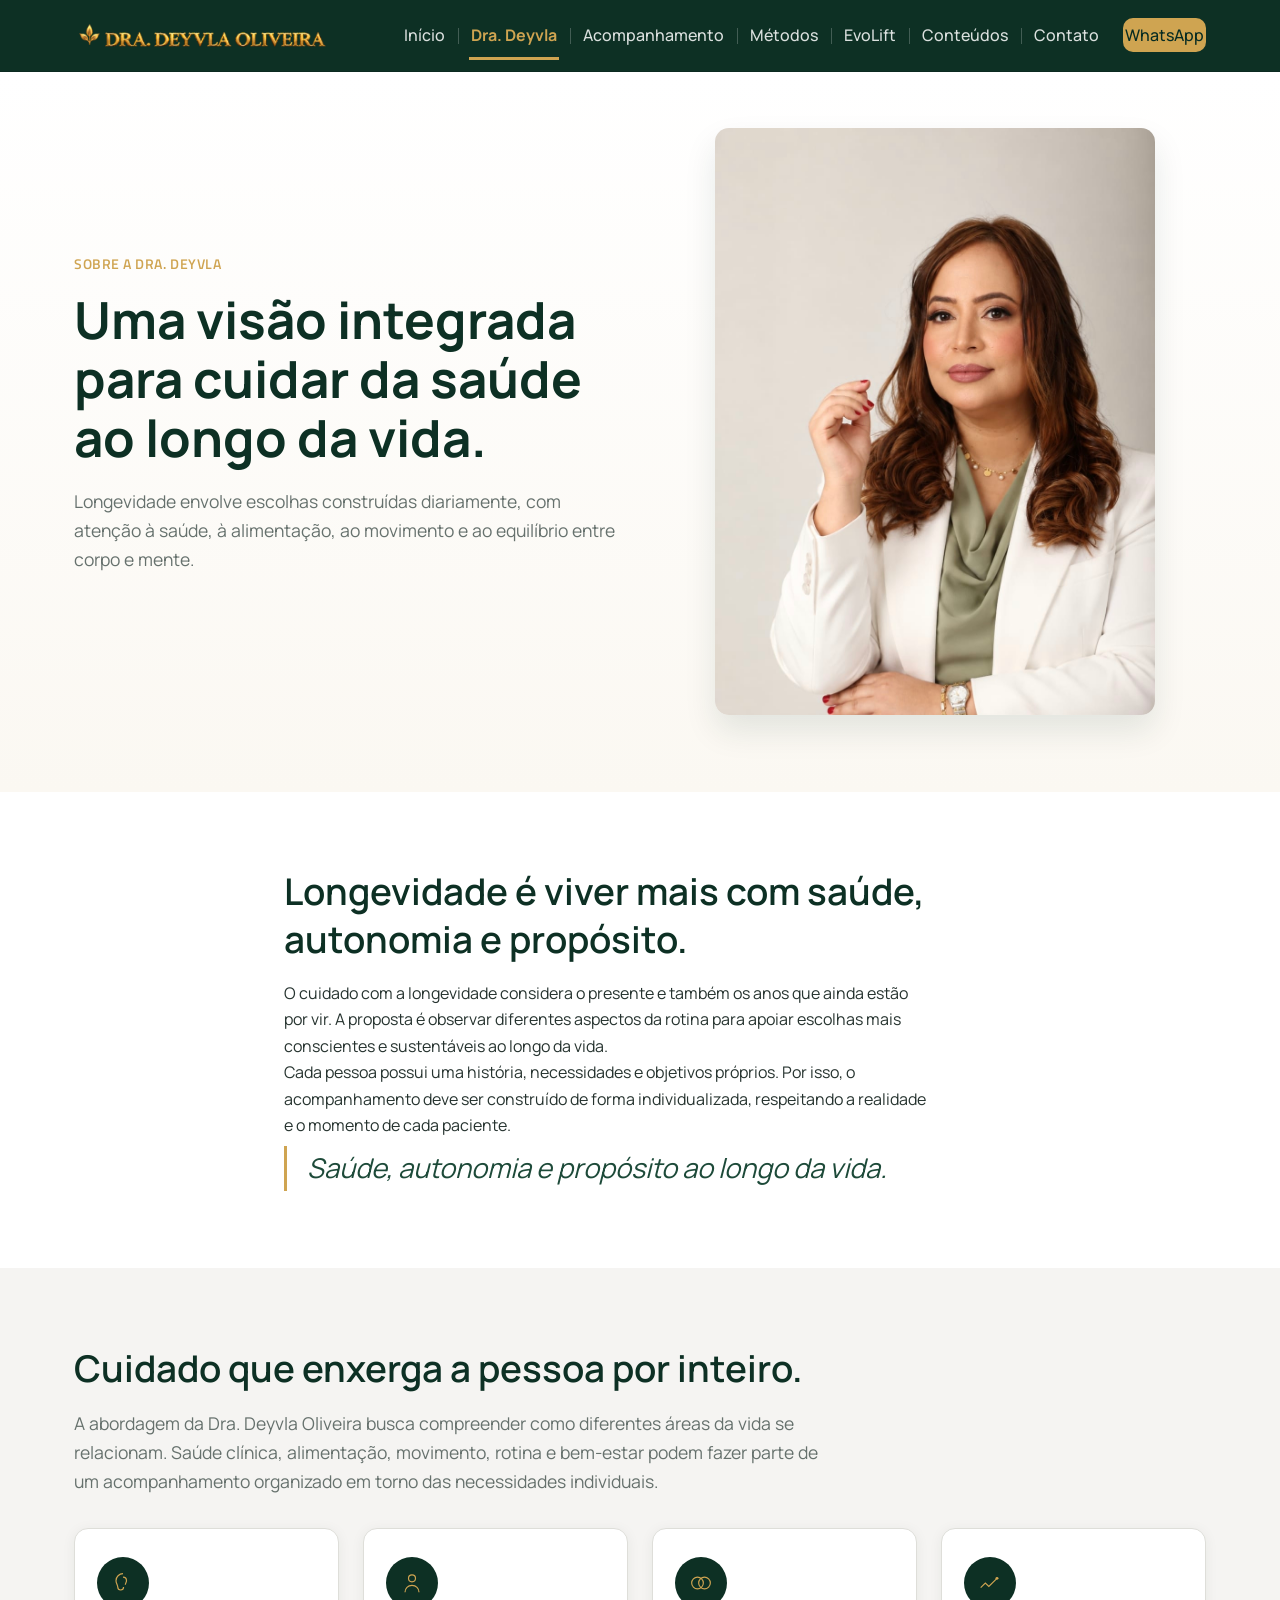
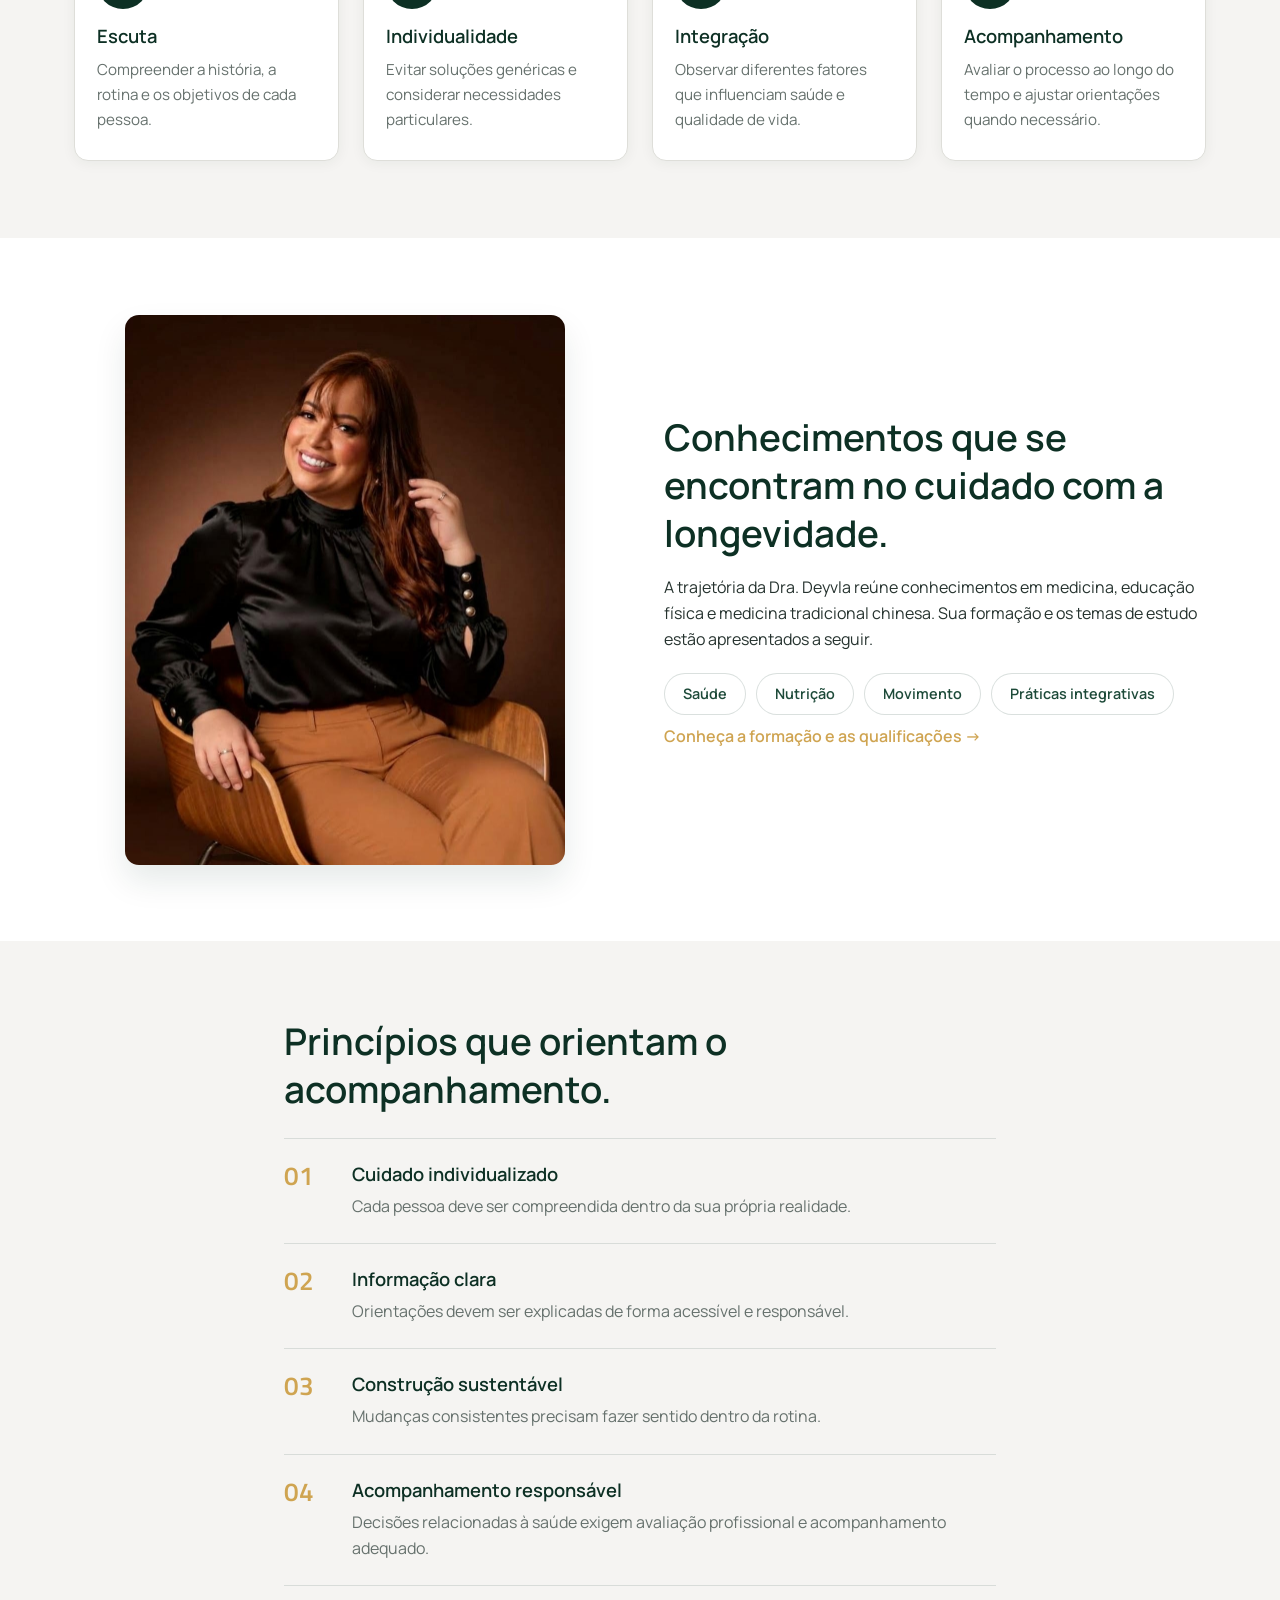
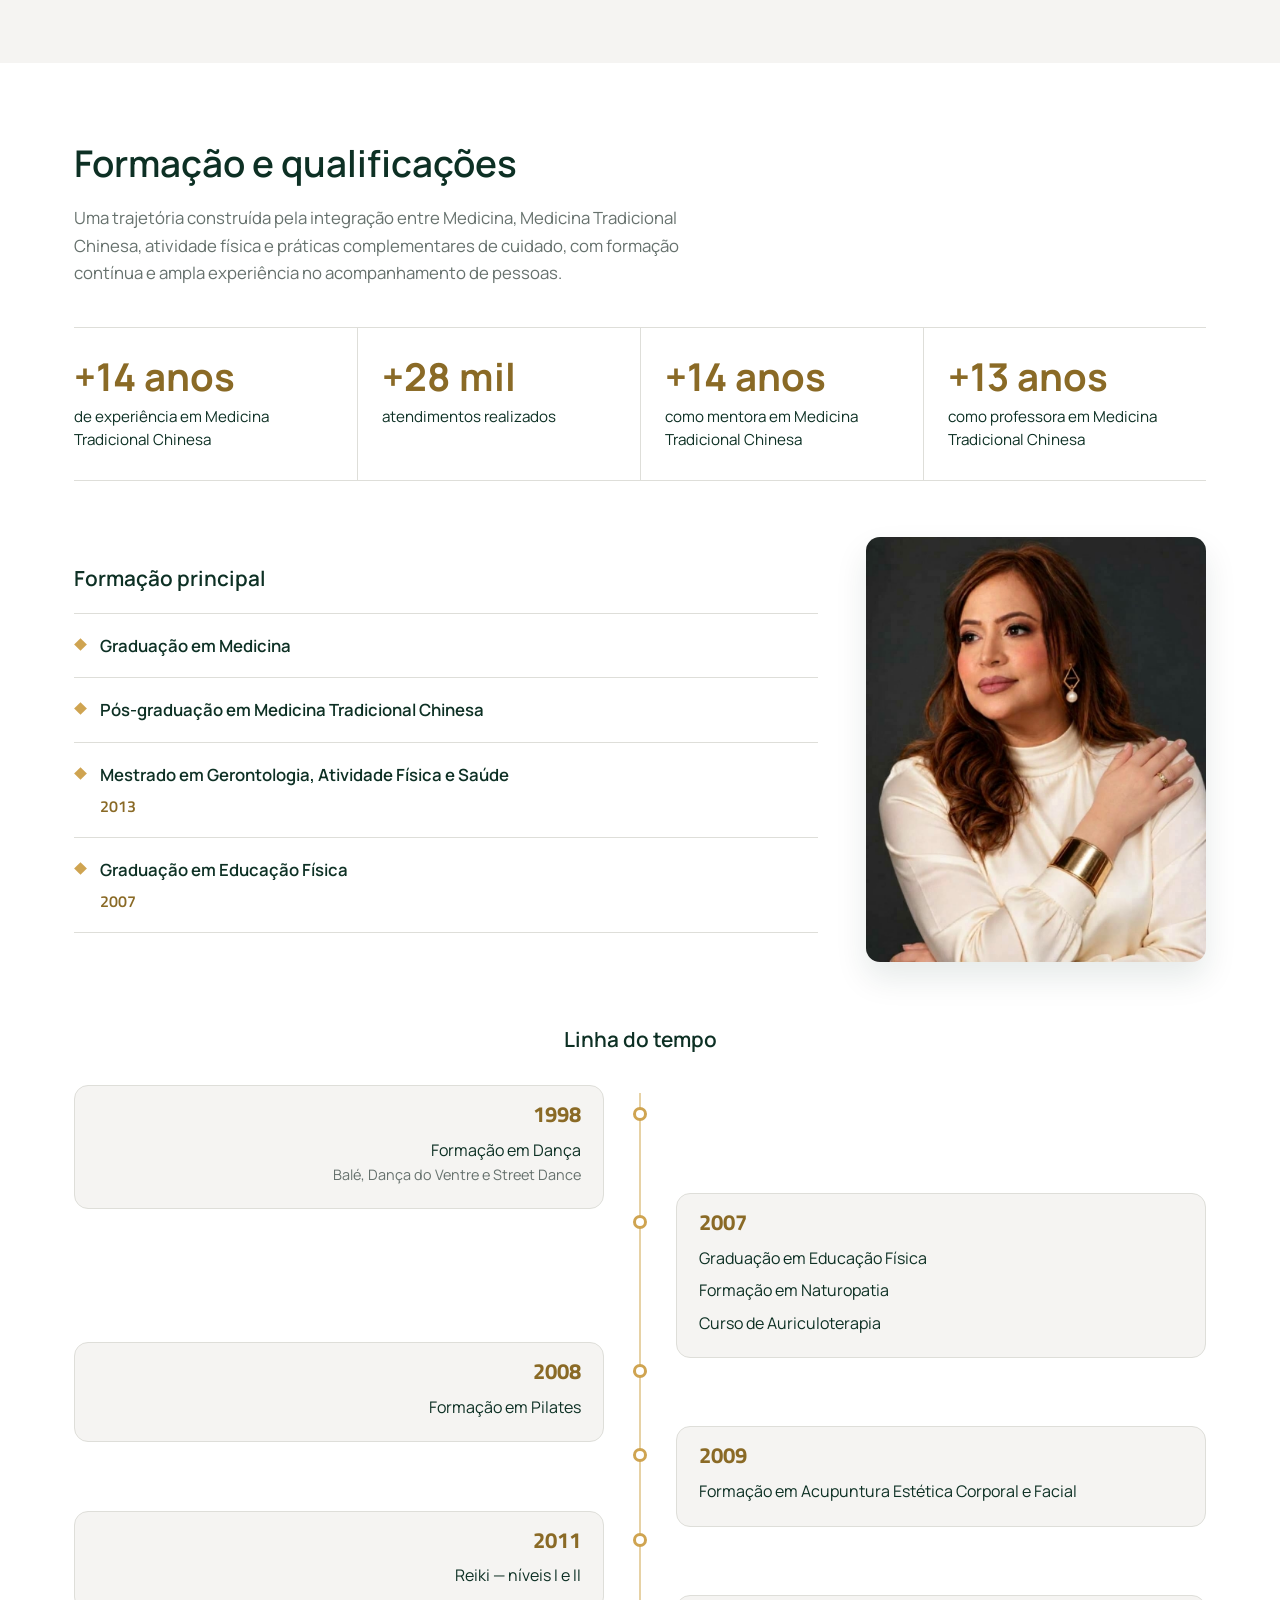
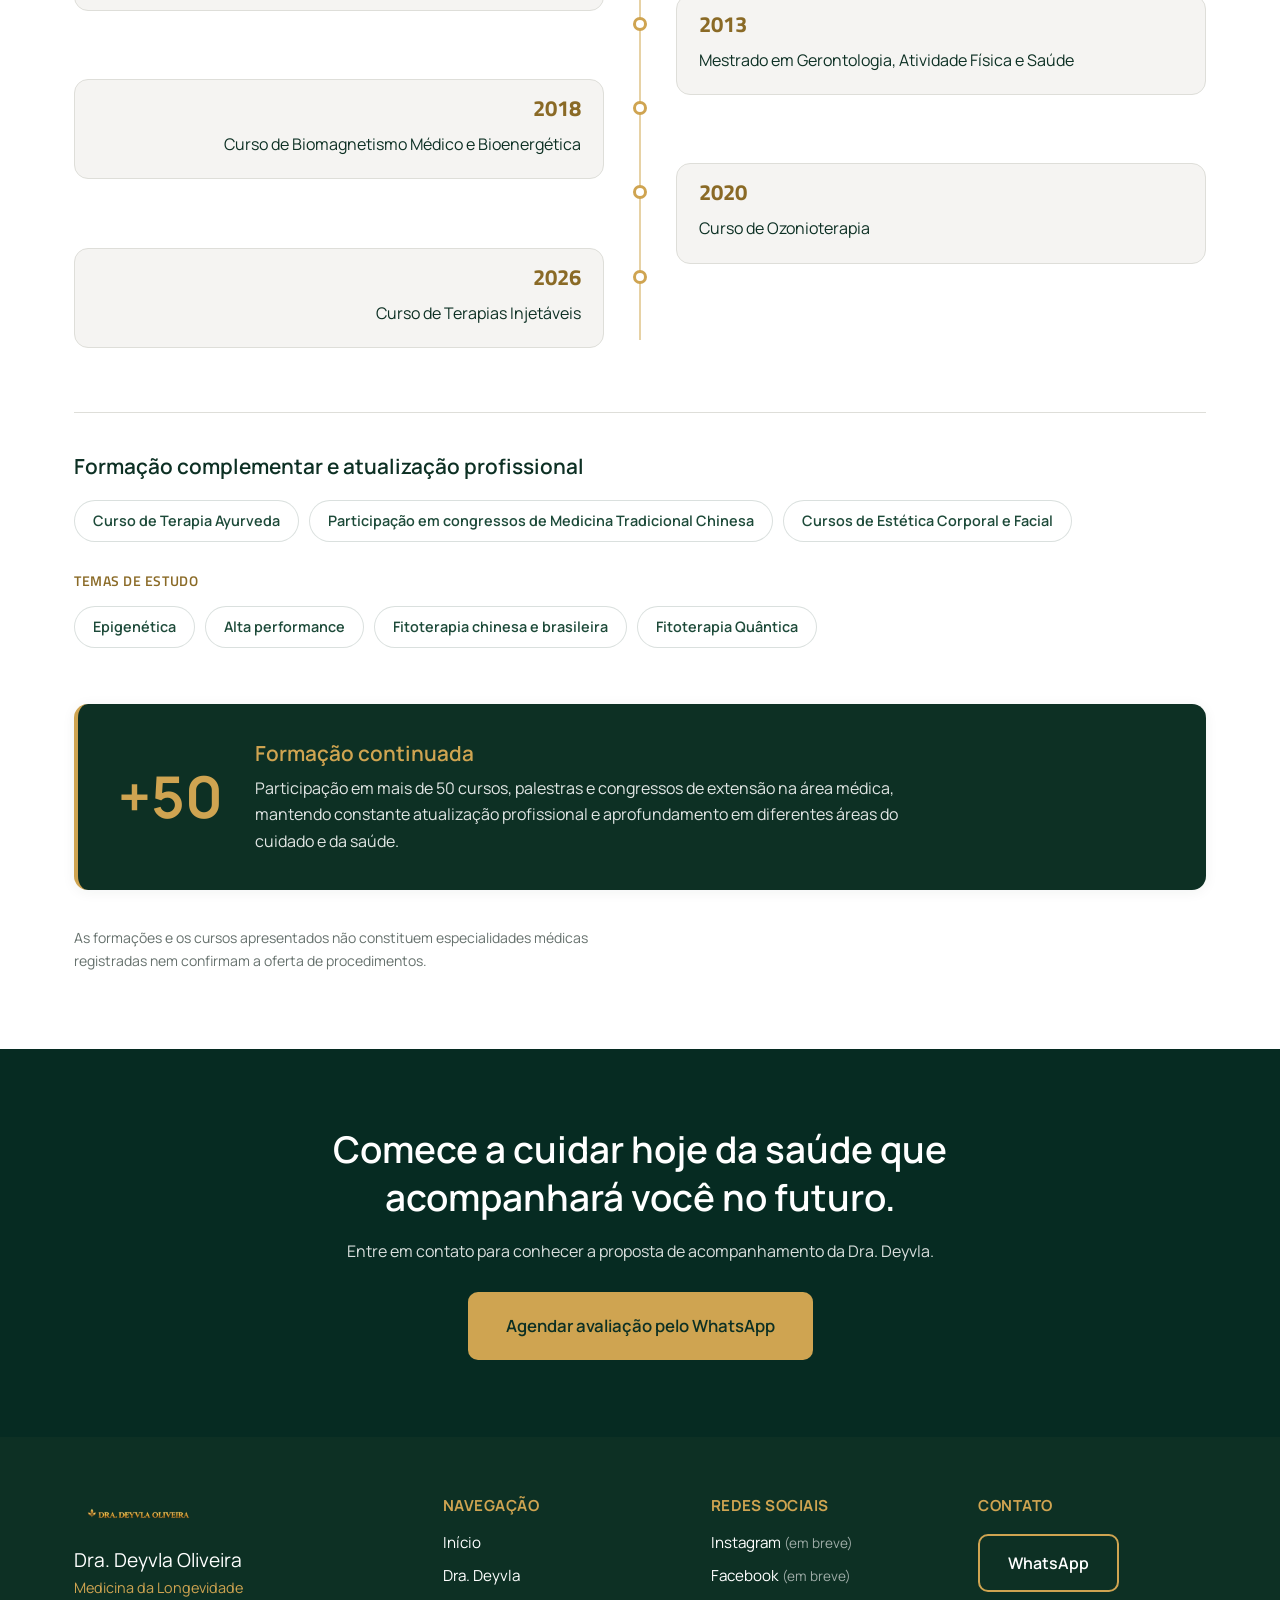
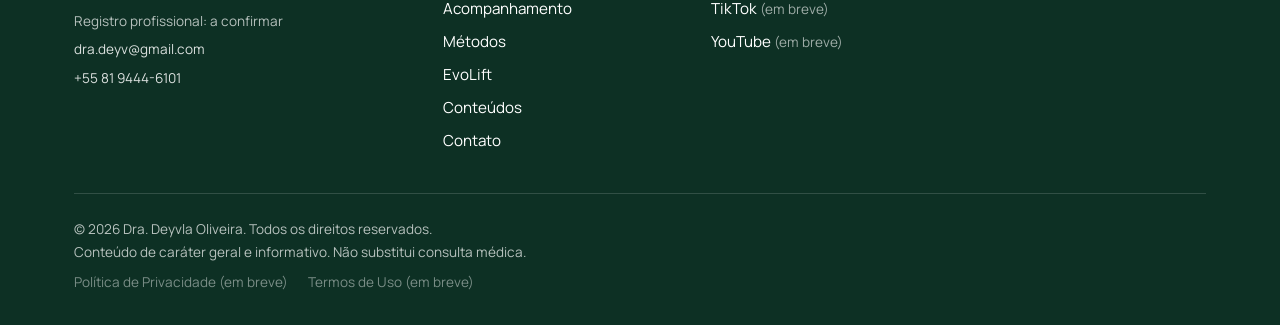
<file: pages/sobre.html>
<!DOCTYPE html>
<html lang="pt-BR">
<head>
  <meta charset="UTF-8">
  <meta name="viewport" content="width=device-width, initial-scale=1.0">
  <title>Sobre | Dra. Deyvla Oliveira</title>
  <meta name="description" content="Conheça a visão integrada da Dra. Deyvla Oliveira sobre longevidade, saúde, alimentação, movimento e qualidade de vida.">
  <link rel="icon" href="../assets/img/logo/logo-dra-deyvla-oliveira-720x240.png" type="image/png">
  <link rel="preconnect" href="https://fonts.googleapis.com">
  <link rel="preconnect" href="https://fonts.gstatic.com" crossorigin>
  <link href="https://fonts.googleapis.com/css2?family=Manrope:wght@400;500;600;700&family=Titillium+Web:wght@400;600;700&display=swap" rel="stylesheet">
  <link rel="stylesheet" href="../css/style.css">
</head>
<body>

  <a class="skip-link" href="#conteudo-principal">Saltar para o conteúdo principal</a>

  <header class="site-header">
    <div class="container header-inner">
      <a href="../index.html" class="logo">
        <img
          src="../assets/img/logo/logo-dra-deyvla-oliveira-720x240.png"
          width="720"
          height="240"
          alt="Dra. Deyvla Oliveira"
          class="logo-img"
          decoding="async"
        >
      </a>

      <button
        type="button"
        class="nav-toggle"
        id="nav-toggle"
        aria-expanded="false"
        aria-controls="main-nav"
      >
        <span class="visually-hidden">Abrir menu de navegação</span>
        <span class="nav-toggle-icon" aria-hidden="true"></span>
      </button>

      <nav class="main-nav" id="main-nav" aria-label="Navegação principal">
        <ul>
          <li><a href="../index.html">Início</a></li>
          <li><a href="sobre.html" aria-current="page">Dra. Deyvla</a></li>
          <li><a href="acompanhamento.html">Acompanhamento</a></li>
          <li><a href="metodos.html">Métodos</a></li>
          <li><a href="evolift.html">EvoLift</a></li>
          <li><a href="conteudos.html">Conteúdos</a></li>
          <li><a href="contato.html">Contato</a></li>
          <li>
            <a class="nav-whatsapp js-whatsapp-link" href="#" data-whatsapp>
              WhatsApp
            </a>
          </li>
        </ul>
      </nav>
    </div>
  </header>

  <main id="conteudo-principal">

    <!-- Hero interno -->
    <section class="inner-hero">
      <div class="container section-media-grid">
        <div class="section-text">
          <p class="eyebrow">Sobre a Dra. Deyvla</p>
          <h1>Uma visão integrada para cuidar da saúde ao longo da vida.</h1>
          <p class="hero-text">
            Longevidade envolve escolhas construídas diariamente, com atenção à saúde, à
            alimentação, ao movimento e ao equilíbrio entre corpo e mente.
          </p>
        </div>
        <div class="section-media section-media-portrait section-media-3-4">
          <img
            src="../assets/img/galeria/dra-deyvla-sobre-hero.jpeg"
            width="972"
            height="1291"
            alt="Retrato profissional da Dra. Deyvla Oliveira, com blazer branco."
            class="section-photo photo-sobre-hero"
            loading="eager"
            decoding="async"
          >
        </div>
      </div>
    </section>

    <!-- Visão sobre longevidade -->
    <section id="visao-longevidade" class="section section-vision">
      <div class="container section-narrow">
        <h2>Longevidade é viver mais com saúde, autonomia e propósito.</h2>
        <p>
          O cuidado com a longevidade considera o presente e também os anos que ainda estão por
          vir. A proposta é observar diferentes aspectos da rotina para apoiar escolhas mais
          conscientes e sustentáveis ao longo da vida.
        </p>
        <p>
          Cada pessoa possui uma história, necessidades e objetivos próprios. Por isso, o
          acompanhamento deve ser construído de forma individualizada, respeitando a realidade e
          o momento de cada paciente.
        </p>
        <p class="highlight-quote">Saúde, autonomia e propósito ao longo da vida.</p>
      </div>
    </section>

    <!-- Abordagem humana e integrada -->
    <section id="abordagem-humana" class="section alt-bg">
      <div class="container">
        <h2>Cuidado que enxerga a pessoa por inteiro.</h2>
        <p class="section-intro">
          A abordagem da Dra. Deyvla Oliveira busca compreender como diferentes áreas da vida se
          relacionam. Saúde clínica, alimentação, movimento, rotina e bem-estar podem fazer
          parte de um acompanhamento organizado em torno das necessidades individuais.
        </p>
        <ul class="pillars-grid">
          <li class="pillar-card">
            <span class="pillar-icon" aria-hidden="true">
              <svg viewBox="0 0 48 48" width="28" height="28" fill="none" stroke="currentColor" stroke-width="2">
                <path d="M24 8a12 12 0 0 0-12 12c0 5 3 7 3 11a5 5 0 0 0 10 0"/>
                <path d="M24 14a6 6 0 0 1 6 6c0 3-2 4-2 7"/>
              </svg>
            </span>
            <h3>Escuta</h3>
            <p>Compreender a história, a rotina e os objetivos de cada pessoa.</p>
          </li>
          <li class="pillar-card">
            <span class="pillar-icon" aria-hidden="true">
              <svg viewBox="0 0 48 48" width="28" height="28" fill="none" stroke="currentColor" stroke-width="2">
                <circle cx="24" cy="16" r="6"/>
                <path d="M12 40c0-7 5-12 12-12s12 5 12 12"/>
              </svg>
            </span>
            <h3>Individualidade</h3>
            <p>Evitar soluções genéricas e considerar necessidades particulares.</p>
          </li>
          <li class="pillar-card">
            <span class="pillar-icon" aria-hidden="true">
              <svg viewBox="0 0 48 48" width="28" height="28" fill="none" stroke="currentColor" stroke-width="2">
                <circle cx="18" cy="24" r="10"/>
                <circle cx="30" cy="24" r="10"/>
              </svg>
            </span>
            <h3>Integração</h3>
            <p>Observar diferentes fatores que influenciam saúde e qualidade de vida.</p>
          </li>
          <li class="pillar-card">
            <span class="pillar-icon" aria-hidden="true">
              <svg viewBox="0 0 48 48" width="28" height="28" fill="none" stroke="currentColor" stroke-width="2">
                <path d="M8 32l8-8 6 6 14-14"/>
                <circle cx="36" cy="16" r="2.5" fill="currentColor" stroke="none"/>
              </svg>
            </span>
            <h3>Acompanhamento</h3>
            <p>Avaliar o processo ao longo do tempo e ajustar orientações quando necessário.</p>
          </li>
        </ul>
      </div>
    </section>

    <!-- Trajetória multidisciplinar -->
    <section id="trajetoria" class="section section-trajetoria">
      <div class="container section-media-grid">
        <div class="section-media section-media-portrait">
          <img
            src="../assets/img/galeria/dra-deyvla-sobre-trajetoria.jpeg"
            width="880"
            height="1215"
            alt="Dra. Deyvla Oliveira sentada em retrato profissional."
            class="section-photo photo-sobre-trajetoria"
            loading="lazy"
            decoding="async"
          >
        </div>
        <div class="section-text">
          <h2>Conhecimentos que se encontram no cuidado com a longevidade.</h2>
          <p>
            A trajetória da Dra. Deyvla reúne conhecimentos em medicina, educação física e
            medicina tradicional chinesa. Sua formação e os temas de estudo estão apresentados
            a seguir.
          </p>
          <ul class="tag-list">
            <li class="tag">Saúde</li>
            <li class="tag">Nutrição</li>
            <li class="tag">Movimento</li>
            <li class="tag">Práticas integrativas</li>
          </ul>
          <p class="section-link"><a href="#formacao-experiencia">Conheça a formação e as qualificações →</a></p>
        </div>
      </div>
    </section>

    <!-- Valores profissionais -->
    <section id="valores" class="section alt-bg">
      <div class="container section-narrow">
        <h2>Princípios que orientam o acompanhamento.</h2>
        <ol class="values-list">
          <li class="value-item">
            <span class="value-index" aria-hidden="true">01</span>
            <div class="value-body">
              <h3>Cuidado individualizado</h3>
              <p>Cada pessoa deve ser compreendida dentro da sua própria realidade.</p>
            </div>
          </li>
          <li class="value-item">
            <span class="value-index" aria-hidden="true">02</span>
            <div class="value-body">
              <h3>Informação clara</h3>
              <p>Orientações devem ser explicadas de forma acessível e responsável.</p>
            </div>
          </li>
          <li class="value-item">
            <span class="value-index" aria-hidden="true">03</span>
            <div class="value-body">
              <h3>Construção sustentável</h3>
              <p>Mudanças consistentes precisam fazer sentido dentro da rotina.</p>
            </div>
          </li>
          <li class="value-item">
            <span class="value-index" aria-hidden="true">04</span>
            <div class="value-body">
              <h3>Acompanhamento responsável</h3>
              <p>Decisões relacionadas à saúde exigem avaliação profissional e acompanhamento adequado.</p>
            </div>
          </li>
        </ol>
      </div>
    </section>

    <!-- Formação e qualificações -->
    <section id="formacao-experiencia" class="section section-formation">
      <div class="container">
        <!-- 1. Apresentação profissional -->
        <header class="formation-header">
          <h2>Formação e qualificações</h2>
          <p>
            Uma trajetória construída pela integração entre Medicina, Medicina Tradicional Chinesa,
            atividade física e práticas complementares de cuidado, com formação contínua e ampla
            experiência no acompanhamento de pessoas.
          </p>
        </header>

        <!-- 2. Destaques de experiência -->
        <h3 class="visually-hidden">Destaques de experiência</h3>
        <ul class="formation-highlights">
          <li class="formation-highlight">
            <p class="formation-highlight-value"><span aria-hidden="true">+14 anos</span><span class="visually-hidden">Mais de 14 anos</span></p>
            <p class="formation-highlight-label">de experiência em Medicina Tradicional Chinesa</p>
          </li>
          <li class="formation-highlight">
            <p class="formation-highlight-value"><span aria-hidden="true">+28 mil</span><span class="visually-hidden">Mais de 28 mil</span></p>
            <p class="formation-highlight-label">atendimentos realizados</p>
          </li>
          <li class="formation-highlight">
            <p class="formation-highlight-value"><span aria-hidden="true">+14 anos</span><span class="visually-hidden">Mais de 14 anos</span></p>
            <p class="formation-highlight-label">como mentora em Medicina Tradicional Chinesa</p>
          </li>
          <li class="formation-highlight">
            <p class="formation-highlight-value"><span aria-hidden="true">+13 anos</span><span class="visually-hidden">Mais de 13 anos</span></p>
            <p class="formation-highlight-label">como professora em Medicina Tradicional Chinesa</p>
          </li>
        </ul>

        <!-- 3. Formação principal -->
        <div class="formation-intro">
          <div class="formation-intro-text">
            <h3 class="formation-subtitle">Formação principal</h3>
            <ul class="formation-main-list">
              <li><strong>Graduação em Medicina</strong></li>
              <li><strong>Pós-graduação em Medicina Tradicional Chinesa</strong></li>
              <li>
                <strong>Mestrado em Gerontologia, Atividade Física e Saúde</strong>
                <span class="formation-main-year"><time datetime="2013">2013</time></span>
              </li>
              <li>
                <strong>Graduação em Educação Física</strong>
                <span class="formation-main-year"><time datetime="2007">2007</time></span>
              </li>
            </ul>
          </div>
          <div class="section-media section-media-portrait formation-media">
            <img
              src="../assets/img/galeria/dra-deyvla-sobre-formacao.jpeg"
              width="880"
              height="1197"
              alt="Retrato profissional da Dra. Deyvla Oliveira, com blusa clara."
              class="section-photo photo-sobre-formacao"
              loading="lazy"
              decoding="async"
            >
          </div>
        </div>

        <!-- 4. Linha do tempo de formação -->
        <h3 class="formation-subtitle formation-subtitle-center">Linha do tempo</h3>
        <ol class="formation-timeline">
          <li class="formation-timeline-item">
            <div class="formation-timeline-card">
              <p class="formation-timeline-year"><time datetime="1998">1998</time></p>
              <ul class="formation-timeline-list">
                <li>
                  Formação em Dança
                  <span class="formation-timeline-detail">Balé, Dança do Ventre e Street Dance</span>
                </li>
              </ul>
            </div>
          </li>
          <li class="formation-timeline-item">
            <div class="formation-timeline-card">
              <p class="formation-timeline-year"><time datetime="2007">2007</time></p>
              <ul class="formation-timeline-list">
                <li>Graduação em Educação Física</li>
                <li>Formação em Naturopatia</li>
                <li>Curso de Auriculoterapia</li>
              </ul>
            </div>
          </li>
          <li class="formation-timeline-item">
            <div class="formation-timeline-card">
              <p class="formation-timeline-year"><time datetime="2008">2008</time></p>
              <ul class="formation-timeline-list">
                <li>Formação em Pilates</li>
              </ul>
            </div>
          </li>
          <li class="formation-timeline-item">
            <div class="formation-timeline-card">
              <p class="formation-timeline-year"><time datetime="2009">2009</time></p>
              <ul class="formation-timeline-list">
                <li>Formação em Acupuntura Estética Corporal e Facial</li>
              </ul>
            </div>
          </li>
          <li class="formation-timeline-item">
            <div class="formation-timeline-card">
              <p class="formation-timeline-year"><time datetime="2011">2011</time></p>
              <ul class="formation-timeline-list">
                <li>Reiki — níveis I e II</li>
              </ul>
            </div>
          </li>
          <li class="formation-timeline-item">
            <div class="formation-timeline-card">
              <p class="formation-timeline-year"><time datetime="2013">2013</time></p>
              <ul class="formation-timeline-list">
                <li>Mestrado em Gerontologia, Atividade Física e Saúde</li>
              </ul>
            </div>
          </li>
          <li class="formation-timeline-item">
            <div class="formation-timeline-card">
              <p class="formation-timeline-year"><time datetime="2018">2018</time></p>
              <ul class="formation-timeline-list">
                <li>Curso de Biomagnetismo Médico e Bioenergética</li>
              </ul>
            </div>
          </li>
          <li class="formation-timeline-item">
            <div class="formation-timeline-card">
              <p class="formation-timeline-year"><time datetime="2020">2020</time></p>
              <ul class="formation-timeline-list">
                <li>Curso de Ozonioterapia</li>
              </ul>
            </div>
          </li>
          <li class="formation-timeline-item">
            <div class="formation-timeline-card">
              <p class="formation-timeline-year"><time datetime="2026">2026</time></p>
              <ul class="formation-timeline-list">
                <li>Curso de Terapias Injetáveis</li>
              </ul>
            </div>
          </li>
        </ol>

        <!-- 5. Formação complementar e atualização profissional -->
        <div class="formation-complementary">
          <h3 class="formation-subtitle">Formação complementar e atualização profissional</h3>
          <ul class="tag-list formation-tags">
            <li class="tag">Curso de Terapia Ayurveda</li>
            <li class="tag">Participação em congressos de Medicina Tradicional Chinesa</li>
            <li class="tag">Cursos de Estética Corporal e Facial</li>
          </ul>
          <h4 class="formation-tags-title">Temas de estudo</h4>
          <ul class="tag-list formation-tags">
            <li class="tag">Epigenética</li>
            <li class="tag">Alta performance</li>
            <li class="tag">Fitoterapia chinesa e brasileira</li>
            <li class="tag">Fitoterapia Quântica</li>
          </ul>
        </div>

        <!-- 6. Formação continuada (síntese de encerramento) -->
        <div class="formation-continued">
          <p class="formation-continued-value" aria-hidden="true">+50</p>
          <div class="formation-continued-text">
            <h3 class="formation-continued-title">Formação continuada</h3>
            <p>
              Participação em mais de 50 cursos, palestras e congressos de extensão na área médica,
              mantendo constante atualização profissional e aprofundamento em diferentes áreas do
              cuidado e da saúde.
            </p>
          </div>
        </div>

        <p class="formation-note">
          As formações e os cursos apresentados não constituem especialidades médicas registradas
          nem confirmam a oferta de procedimentos.
        </p>
      </div>
    </section>

    <!-- CTA final -->
    <section id="contato-final" class="section section-final-cta">
      <div class="container section-narrow">
        <h2>Comece a cuidar hoje da saúde que acompanhará você no futuro.</h2>
        <p>Entre em contato para conhecer a proposta de acompanhamento da Dra. Deyvla.</p>
        <a class="btn btn-primary btn-large js-whatsapp-link" href="#" data-whatsapp>
          Agendar avaliação pelo WhatsApp
        </a>
      </div>
    </section>

  </main>

  <footer class="site-footer">
    <div class="container footer-inner">
      <div class="footer-brand">
        <img
          src="../assets/img/logo/logo-dra-deyvla-oliveira-720x240.png"
          width="720"
          height="240"
          alt="Dra. Deyvla Oliveira"
          class="footer-logo"
          loading="lazy"
          decoding="async"
        >
        <p class="footer-name">Dra. Deyvla Oliveira</p>
        <p class="footer-tagline">Medicina da Longevidade</p>
        <!-- TODO: inserir registro profissional assim que validado -->
        <p class="footer-register">Registro profissional: a confirmar</p>
        <p class="footer-direct-contact">
          <a href="mailto:dra.deyv@gmail.com">dra.deyv@gmail.com</a>
        </p>
        <p class="footer-direct-contact">
          <a class="js-whatsapp-link" href="#" data-whatsapp>+55 81 9444-6101</a>
        </p>
      </div>

      <div class="footer-nav">
        <p class="footer-heading">Navegação</p>
        <ul class="footer-nav-list">
          <li><a href="../index.html">Início</a></li>
          <li><a href="sobre.html">Dra. Deyvla</a></li>
          <li><a href="acompanhamento.html">Acompanhamento</a></li>
          <li><a href="metodos.html">Métodos</a></li>
          <li><a href="evolift.html">EvoLift</a></li>
          <li><a href="conteudos.html">Conteúdos</a></li>
          <li><a href="contato.html">Contato</a></li>
        </ul>
      </div>

      <div class="footer-social">
        <p class="footer-heading">Redes sociais</p>
        <ul class="footer-social-list">
          <li>Instagram <span class="footer-status">(em breve)</span></li>
          <li>Facebook <span class="footer-status">(em breve)</span></li>
          <li>TikTok <span class="footer-status">(em breve)</span></li>
          <li>YouTube <span class="footer-status">(em breve)</span></li>
        </ul>
      </div>

      <div class="footer-contact">
        <p class="footer-heading">Contato</p>
        <a class="btn btn-secondary js-whatsapp-link" href="#" data-whatsapp>
          WhatsApp
        </a>
      </div>
    </div>
    <div class="container">
      <div class="footer-legal">
        <p>&copy; <span id="ano"></span> Dra. Deyvla Oliveira. Todos os direitos reservados.</p>
        <p>Conteúdo de caráter geral e informativo. Não substitui consulta médica.</p>
        <p class="footer-legal-links">
          <span class="footer-legal-link" aria-disabled="true">Política de Privacidade (em breve)</span>
          <span class="footer-legal-link" aria-disabled="true">Termos de Uso (em breve)</span>
        </p>
      </div>
    </div>
  </footer>

  <div id="whatsapp-toast" class="whatsapp-toast" role="status" aria-live="polite" hidden></div>

  <script src="../js/main.js"></script>
</body>
</html>
</file>
<file: css/style.css>
/* ==========================================================================
   Variáveis — Design System Dra. Deyvla
   ========================================================================== */
:root {
  /* Verde institucional — preservado da identidade original da Dra. Deyvla */
  --color-primary: #0D3024;
  --color-primary-hover: #145443;
  --color-primary-soft: #1D4A39;
  --color-primary-deep: #062B22;

  --color-background: #FFFFFF;
  --color-surface: #FFFFFF;
  --color-surface-soft: #F5F4F2;
  --color-surface-warm: #EFEDE8;
  --color-card: #FFFFFF;
  --color-ivory: #FFFFFF;

  --color-gold: #CFA451;
  --color-accent: #CFA451;
  --color-accent-soft: #E7D2A5;

  --color-text: #26332F;
  --color-text-soft: #66716D;
  --color-muted: #66716D;
  --color-border: #DEDED9;

  --shadow-card: 0 2px 14px rgba(13, 48, 36, 0.06);

  --font-heading: "Manrope", "Segoe UI", Arial, sans-serif;
  --font-body: "Manrope", "Segoe UI", Arial, sans-serif;
  --font-accent: "Titillium Web", "Segoe UI", Arial, sans-serif;

  --container-width: 1180px;
  --radius: 14px;
  --transition: 200ms ease;
  --space-section: clamp(48px, 6vw, 88px);
  --header-height: clamp(61px, calc(21px + 4vw), 79px);
}

/* ==========================================================================
   Reset básico
   ========================================================================== */
* {
  margin: 0;
  padding: 0;
  box-sizing: border-box;
}

html {
  scroll-behavior: smooth;
}

body {
  font-family: var(--font-body);
  color: var(--color-text);
  background: var(--color-background);
  line-height: 1.65;
  overflow-x: hidden;
}

a {
  text-decoration: none;
  color: inherit;
}

ul {
  list-style: none;
}

img {
  max-width: 100%;
  display: block;
}

h1, h2, h3 {
  font-family: var(--font-heading);
  color: var(--color-primary);
  line-height: 1.3;
}

h1 {
  font-size: clamp(2.1rem, 4.5vw, 3.2rem);
  font-weight: 700;
  line-height: 1.15;
}

h2 {
  font-size: clamp(1.6rem, 3vw, 2.3rem);
  font-weight: 600;
  margin-bottom: 1rem;
}

h3 {
  font-size: 1.15rem;
  font-weight: 600;
  margin-bottom: 0.5rem;
}

p {
  max-width: 65ch;
}

.text-muted {
  color: var(--color-muted);
}

/* ==========================================================================
   Acessibilidade
   ========================================================================== */
.visually-hidden {
  position: absolute;
  width: 1px;
  height: 1px;
  padding: 0;
  margin: -1px;
  overflow: hidden;
  clip: rect(0, 0, 0, 0);
  white-space: nowrap;
  border: 0;
}

.skip-link {
  position: absolute;
  top: -100px;
  left: 12px;
  z-index: 100;
  background: var(--color-primary);
  color: var(--color-ivory);
  padding: 12px 20px;
  border-radius: 0 0 8px 8px;
  transition: top var(--transition);
}

.skip-link:focus {
  top: 0;
}

a:focus-visible,
button:focus-visible,
summary:focus-visible,
[tabindex]:focus-visible {
  outline: 3px solid var(--color-gold);
  outline-offset: 3px;
}

/* ==========================================================================
   Layout
   ========================================================================== */
.container {
  width: 100%;
  max-width: var(--container-width);
  margin: 0 auto;
  padding: 0 24px;
}

.section {
  padding: var(--space-section) 0;
  scroll-margin-top: var(--header-height);
}

.hero {
  scroll-margin-top: var(--header-height);
}

.section-narrow {
  max-width: 760px;
}

.alt-bg {
  background: var(--color-surface-soft);
}

/* ==========================================================================
   Botões
   ========================================================================== */
.btn {
  display: inline-block;
  font-family: var(--font-body);
  font-weight: 600;
  font-size: 1rem;
  padding: 14px 28px;
  border-radius: 10px;
  transition: transform var(--transition), background var(--transition), box-shadow var(--transition);
  cursor: pointer;
  border: 2px solid transparent;
}

.btn-primary {
  background: var(--color-primary);
  color: var(--color-ivory);
}

.btn-primary:hover {
  background: var(--color-primary-soft);
  transform: translateY(-2px);
}

.btn-secondary {
  background: transparent;
  border-color: var(--color-gold);
  color: var(--color-ivory);
}

.btn-secondary:hover {
  background: var(--color-gold);
  color: var(--color-primary);
}

.btn-large {
  padding: 18px 36px;
  font-size: 1.05rem;
}

/* ==========================================================================
   Cabeçalho
   ========================================================================== */
.site-header {
  background: var(--color-primary);
  border-bottom: 1px solid rgba(0, 0, 0, 0.12);
  position: sticky;
  top: 0;
  z-index: 20;
}

.header-inner {
  display: flex;
  align-items: center;
  justify-content: space-between;
  padding-block: 10px;
  gap: 8px;
  position: relative;
}

/* O PNG oficial (720×240) tem grande margem transparente interna — o
   conteúdo visível (flor + texto) ocupa apenas ~610×57px dentro do
   canvas. .logo recorta essa margem: mantém a proporção do arquivo via
   aspect-ratio e usa overflow:hidden; .logo-img é posicionada em
   porcentagem (recalculada automaticamente com o tamanho do container)
   para centralizar exatamente a área de conteúdo dentro da janela visível. */
.logo {
  display: block;
  width: clamp(200px, 20vw, 290px);
  aspect-ratio: 5 / 1;
  overflow: hidden;
  position: relative;
  flex-shrink: 0;
}

.logo-img {
  position: absolute;
  max-width: none;
  width: 113.8%;
  height: 189.6%;
  left: -11.1%;
  top: -46.4%;
  object-fit: contain;
}

.nav-toggle {
  display: none;
  background: none;
  border: 2px solid rgba(255, 255, 255, 0.85);
  border-radius: 8px;
  width: 44px;
  height: 44px;
  align-items: center;
  justify-content: center;
  position: relative;
}

.nav-toggle-icon,
.nav-toggle-icon::before,
.nav-toggle-icon::after {
  display: block;
  width: 22px;
  height: 2px;
  background: #FFFFFF;
  position: relative;
  transition: transform var(--transition);
}

.nav-toggle-icon::before,
.nav-toggle-icon::after {
  content: "";
  position: absolute;
  left: 0;
}

.nav-toggle-icon::before {
  top: -7px;
}

.nav-toggle-icon::after {
  top: 7px;
}

.main-nav ul {
  display: flex;
  align-items: center;
  flex-wrap: wrap;
  gap: 22px;
}

.main-nav li {
  position: relative;
}

/* Divisórias discretas entre os itens comuns (não antes do primeiro,
   não depois do último — o botão WhatsApp nunca recebe divisória) */
.main-nav li:not(:first-child):not(:last-child)::before {
  content: "";
  position: absolute;
  left: -11px;
  top: 50%;
  transform: translateY(-50%);
  width: 1px;
  height: 16px;
  background: rgba(255, 255, 255, 0.22);
}

.main-nav a {
  position: relative;
  font-weight: 500;
  color: rgba(255, 255, 255, 0.85);
  padding: 6px 2px;
  transition: color 180ms ease;
}

.main-nav a:hover {
  color: #FFFFFF;
}

.main-nav a[aria-current="page"] {
  color: var(--color-gold);
  font-weight: 700;
}

/* Sublinhado animado — cresce do centro para as laterais no hover/foco;
   permanece visível (mais espesso) no item ativo */
.main-nav a:not(.nav-whatsapp)::after {
  content: "";
  position: absolute;
  left: 50%;
  bottom: -8px;
  width: 0;
  height: 2px;
  background: var(--color-gold);
  transform: translateX(-50%);
  transition: width 180ms ease;
}

.main-nav a:not(.nav-whatsapp):hover::after,
.main-nav a:not(.nav-whatsapp):focus-visible::after {
  width: 100%;
}

.main-nav a[aria-current="page"]::after {
  width: 100%;
  height: 3px;
}

.nav-whatsapp {
  background: var(--color-gold);
  color: var(--color-primary-deep) !important;
  padding: 8px 18px;
  border-radius: 10px;
  font-weight: 600;
  transition: background 180ms ease, transform 180ms ease, box-shadow 180ms ease;
}

.nav-whatsapp:hover {
  background: var(--color-accent-soft);
  transform: translateY(-1px);
  box-shadow: 0 4px 10px rgba(6, 43, 34, 0.25);
}

/* ==========================================================================
   Hero
   ========================================================================== */
.hero {
  padding: 56px 0 var(--space-section);
  background: linear-gradient(180deg, var(--color-ivory) 0%, #FBF8F2 100%);
}

.hero-inner {
  display: grid;
  grid-template-columns: 1.1fr 0.9fr;
  gap: 48px;
  align-items: center;
}

.eyebrow {
  font-family: var(--font-accent);
  color: var(--color-gold);
  font-weight: 600;
  letter-spacing: 0.04em;
  text-transform: uppercase;
  font-size: 0.85rem;
  margin-bottom: 14px;
}

.hero-content h1 {
  margin-bottom: 20px;
}

.hero-text {
  color: var(--color-muted);
  font-size: 1.1rem;
  margin-bottom: 20px;
}

.hero-meta {
  display: flex;
  align-items: center;
  gap: 10px;
  font-weight: 600;
  color: var(--color-primary-soft);
  margin-bottom: 28px;
}

.dot {
  width: 10px;
  height: 10px;
  border-radius: 50%;
  background: var(--color-gold);
  display: inline-block;
}

.hero-media {
  aspect-ratio: 3 / 4;
  border-radius: var(--radius);
  overflow: hidden;
  background: var(--color-surface);
  box-shadow: 0 20px 40px rgba(13, 48, 36, 0.12);
}

.hero-photo {
  width: 100%;
  height: 100%;
  object-fit: cover;
}

/* ==========================================================================
   Hero interno (páginas internas, ex.: Sobre)
   ========================================================================== */
.inner-hero {
  padding: 56px 0 var(--space-section);
  background: linear-gradient(180deg, var(--color-ivory) 0%, #FBF8F2 100%);
  scroll-margin-top: var(--header-height);
}

.inner-hero .container + .container {
  margin-top: 40px;
}

.inner-hero h1 {
  margin: 14px 0 20px;
}

.inner-hero .hero-text {
  color: var(--color-muted);
  font-size: 1.1rem;
}

.banner-media {
  border-radius: var(--radius);
  overflow: hidden;
  background: var(--color-surface);
  box-shadow: 0 20px 40px rgba(13, 48, 36, 0.12);
  aspect-ratio: 16 / 7;
}

/* ==========================================================================
   Link discreto para páginas internas
   ========================================================================== */
.section-link {
  margin-top: 8px;
}

.section-link a {
  color: var(--color-gold);
  font-weight: 600;
  border-bottom: 1px solid transparent;
  transition: border-color var(--transition);
}

.section-link a:hover {
  border-color: var(--color-gold);
}

/* ==========================================================================
   Destaque tipográfico
   ========================================================================== */
.section-intro {
  color: var(--color-muted);
  font-size: 1.1rem;
  max-width: 70ch;
  margin-bottom: 32px;
}

.highlight-quote {
  font-family: var(--font-heading);
  font-style: italic;
  font-size: clamp(1.3rem, 2.4vw, 1.7rem);
  color: var(--color-primary-soft);
  border-left: 3px solid var(--color-gold);
  padding-left: 20px;
  margin-top: 8px;
  max-width: 60ch;
}

/* ==========================================================================
   Pilares
   ========================================================================== */
.pillars-grid {
  display: grid;
  grid-template-columns: repeat(4, 1fr);
  gap: 24px;
  margin-top: 8px;
}

.pillar-card {
  background: var(--color-card);
  border: 1px solid var(--color-border);
  border-radius: var(--radius);
  padding: 28px 22px;
  text-align: left;
  box-shadow: var(--shadow-card);
}

.pillar-icon {
  display: inline-flex;
  align-items: center;
  justify-content: center;
  width: 52px;
  height: 52px;
  border-radius: 50%;
  background: var(--color-primary);
  color: var(--color-gold);
  margin-bottom: 16px;
}

.pillar-card p {
  color: var(--color-muted);
  font-size: 0.95rem;
}

/* ==========================================================================
   Seções com imagem (Atendimento online / EvoLift)
   ========================================================================== */
.section-media-grid {
  display: grid;
  grid-template-columns: 1fr 1fr;
  gap: 48px;
  align-items: center;
}

.section-media-grid.reverse .section-text {
  order: 2;
}

.section-media-grid.reverse .section-media {
  order: 1;
}

.section-media {
  aspect-ratio: 4 / 3;
  border-radius: var(--radius);
  overflow: hidden;
  background: var(--color-surface);
  box-shadow: 0 16px 32px rgba(13, 48, 36, 0.1);
}

.section-photo {
  width: 100%;
  height: 100%;
  object-fit: cover;
}

.section-text p {
  margin-bottom: 16px;
}

.section-text .eyebrow {
  margin-bottom: 10px;
}

.section-presentation .section-media {
  aspect-ratio: 9 / 11;
}

.section-media-7-5 {
  aspect-ratio: 7 / 5;
}

.section-media-3-2 {
  aspect-ratio: 3 / 2;
}

.media-centered {
  max-width: 720px;
  margin: 32px auto 0;
}

.section-media-14-9 {
  aspect-ratio: 14 / 9;
}

.section-media-2-1 {
  aspect-ratio: 2 / 1;
}

/* Fotografias verticais da Dra. Deyvla: moldura em retrato, sem esticar a imagem */
.section-media-portrait {
  aspect-ratio: 4 / 5;
  width: 100%;
  max-width: 440px;
  justify-self: center;
}

.section-media-3-4 {
  aspect-ratio: 3 / 4;
}

.section-media-2-3 {
  aspect-ratio: 2 / 3;
  max-width: 400px;
}

.section-media-3-5 {
  aspect-ratio: 3 / 5;
  max-width: 380px;
}

/* Enquadramento individual de cada fotografia (rosto, mãos e estetoscópio preservados) */
.photo-home-apresentacao {
  object-position: 50% 30%;
}

.photo-home-sobre {
  object-position: 50% 30%;
}

.photo-sobre-hero {
  object-position: 50% 30%;
}

.photo-sobre-trajetoria {
  object-position: 50% 40%;
}

.photo-sobre-formacao {
  object-position: 50% 10%;
}

.photo-acompanhamento-profissional {
  object-position: 50% 30%;
}

.photo-conteudos-editorial {
  object-position: 50% 35%;
}

/* Conteúdos — retrato com óculos: rosto, óculos, mão e blazer visíveis */
.photo-conteudos-hero {
  display: block;
  width: 100%;
  height: 100%;
  object-fit: cover;
  object-position: 50% 8%;
}

.photo-contato-estetoscopio {
  object-position: 50% 20%;
}

/* Atendimento online: rosto, mãos e notebook visíveis */
.photo-acompanhamento-online {
  display: block;
  width: 100%;
  height: 100%;
  object-fit: cover;
  object-position: 40% 35%;
}

.value-item .pillar-icon {
  margin-bottom: 0;
}

/* ==========================================================================
   Moldura de telemóvel (mockup do EvoLift)
   ========================================================================== */
.phone-frame {
  max-width: 260px;
  margin: 0 auto;
  aspect-ratio: 15 / 32;
  border: 10px solid var(--color-primary);
  border-radius: 36px;
  overflow: hidden;
  background: var(--color-surface);
  box-shadow: 0 20px 40px rgba(13, 48, 36, 0.15);
}

.phone-frame img {
  width: 100%;
  height: 100%;
  object-fit: cover;
}

/* Composições reais do EvoLift: nenhuma tela pode ser cortada.
   As molduras já têm a mesma proporção de cada arquivo (4/3, 7/5, 14/9). */
.evolift-composition {
  object-fit: contain;
  background: transparent;
}

/* Quatro telas lado a lado: mais largura para manter a leitura (nativo 1400px) */
.media-evolift-features {
  max-width: 1040px;
}

/* Captura vertical na moldura de telemóvel: fundo igual à barra do app */
.phone-frame .evolift-composition {
  object-fit: contain;
  background: #121315;
}

/* ==========================================================================
   Redes sociais
   ========================================================================== */
.social-grid {
  display: grid;
  grid-template-columns: repeat(4, 1fr);
  gap: 20px;
  margin-top: 24px;
}

.social-card {
  background: var(--color-ivory);
  border: 1px dashed rgba(13, 48, 36, 0.25);
  border-radius: var(--radius);
  padding: 24px 16px;
  text-align: center;
  display: flex;
  flex-direction: column;
  align-items: center;
  gap: 6px;
}

.social-icon {
  width: 44px;
  height: 44px;
  border-radius: 50%;
  background: var(--color-primary);
  color: var(--color-ivory);
  display: flex;
  align-items: center;
  justify-content: center;
  font-weight: 700;
  font-size: 0.85rem;
}

.social-name {
  font-weight: 600;
}

.social-status {
  font-size: 0.85rem;
  color: var(--color-muted);
}

/* ==========================================================================
   Tags (áreas de conhecimento — Trajetória)
   ========================================================================== */
.tag-list {
  display: flex;
  flex-wrap: wrap;
  gap: 10px;
  margin-top: 20px;
}

.tag {
  background: var(--color-ivory);
  border: 1px solid rgba(13, 48, 36, 0.15);
  color: var(--color-primary-soft);
  font-size: 0.9rem;
  font-weight: 600;
  padding: 8px 18px;
  border-radius: 999px;
}

/* ==========================================================================
   Valores profissionais (lista numerada)
   ========================================================================== */
.values-list {
  margin-top: 24px;
  display: flex;
  flex-direction: column;
  gap: 0;
}

.value-item {
  display: flex;
  gap: 24px;
  align-items: flex-start;
  padding: 24px 0;
  border-top: 1px solid rgba(13, 48, 36, 0.12);
}

.value-item:last-child {
  border-bottom: 1px solid rgba(13, 48, 36, 0.12);
}

.value-index {
  font-family: var(--font-accent);
  font-weight: 600;
  font-size: 1.6rem;
  color: var(--color-gold);
  line-height: 1;
  flex-shrink: 0;
  width: 44px;
}

.value-body h3 {
  margin-bottom: 6px;
}

.value-body p {
  color: var(--color-muted);
}

/* ==========================================================================
   Formação e experiência (área preparada)
   ========================================================================== */
.formation-intro {
  display: grid;
  grid-template-columns: minmax(0, 1fr) minmax(0, 340px);
  gap: 48px;
  align-items: center;
}

.formation-intro-text {
  max-width: 760px;
}

.formation-media {
  max-width: 340px;
}

.formation-grid {
  display: grid;
  grid-template-columns: repeat(3, 1fr);
  gap: 24px;
  margin-top: 32px;
}

.formation-category {
  border: 1px dashed rgba(13, 48, 36, 0.25);
  border-radius: var(--radius);
  padding: 28px 22px;
  background: var(--color-ivory);
}

.formation-icon {
  display: inline-flex;
  align-items: center;
  justify-content: center;
  width: 48px;
  height: 48px;
  border-radius: 50%;
  background: var(--color-primary);
  color: var(--color-gold);
  margin-bottom: 14px;
}

.formation-list {
  margin-top: 4px;
}

.formation-list:empty {
  min-height: 4px;
}

.formation-category {
  min-width: 0;
}

.formation-list li {
  padding: 16px 0;
  overflow-wrap: anywhere;
}

.formation-list li + li {
  border-top: 1px solid var(--color-border);
}

.formation-list strong,
.qualification-pending {
  display: block;
}

.qualification-pending {
  margin-top: 8px;
  font-size: 0.875rem;
  line-height: 1.65;
  color: var(--color-primary);
}

.qualification-review-note {
  margin-top: 24px;
  padding: 18px 22px;
  border-left: 3px solid var(--color-gold);
  background: var(--color-ivory);
  overflow-wrap: anywhere;
}

/* ==========================================================================
   Formação e qualificações (página Sobre)
   ========================================================================== */
.section-formation {
  /* Dourado mais profundo só para textos: contraste AA sobre fundos claros */
  --formation-gold-text: #8A6A26;
}

.formation-header {
  max-width: 760px;
}

.formation-header p {
  color: var(--color-muted);
  font-size: 1.05rem;
}

/* Destaques de experiência */
.formation-highlights {
  list-style: none;
  display: grid;
  grid-template-columns: repeat(4, 1fr);
  margin: 40px 0 56px;
  border-top: 1px solid var(--color-border);
  border-bottom: 1px solid var(--color-border);
}

.formation-highlight {
  padding: 28px 24px;
  min-width: 0;
}

.formation-highlight:first-child {
  padding-left: 0;
}

.formation-highlight + .formation-highlight {
  border-left: 1px solid var(--color-border);
}

.formation-highlight-value {
  font-size: clamp(1.75rem, 3vw, 2.4rem);
  font-weight: 700;
  line-height: 1.1;
  color: var(--formation-gold-text);
  white-space: nowrap;
  margin-bottom: 8px;
}

.formation-highlight-label {
  color: var(--color-primary);
  font-size: 0.95rem;
  line-height: 1.5;
}

/* Subtítulos dos blocos */
.formation-subtitle {
  font-size: 1.3rem;
  color: var(--color-primary);
  margin-bottom: 20px;
}

.formation-subtitle-center {
  text-align: center;
  margin-top: 64px;
  margin-bottom: 32px;
}

/* Formação principal */
.formation-main-list {
  list-style: none;
  border-top: 1px solid var(--color-border);
}

.formation-main-list li {
  position: relative;
  padding: 18px 0 18px 26px;
  border-bottom: 1px solid var(--color-border);
}

.formation-main-list li::before {
  content: "";
  position: absolute;
  left: 2px;
  top: 26px;
  width: 9px;
  height: 9px;
  background: var(--color-gold);
  transform: rotate(45deg);
}

.formation-main-list strong {
  display: block;
  color: var(--color-primary);
  font-size: 1.05rem;
  font-weight: 600;
}

.formation-main-year {
  display: block;
  margin-top: 4px;
  font-family: var(--font-accent);
  font-weight: 600;
  color: var(--formation-gold-text);
}

/* Linha do tempo: uma linha vertical (celular) ou central alternada (desktop) */
.formation-timeline {
  list-style: none;
  position: relative;
  display: grid;
  gap: 20px;
}

.formation-timeline::before {
  content: "";
  position: absolute;
  top: 8px;
  bottom: 8px;
  left: 7px;
  width: 2px;
  background: var(--color-accent-soft);
}

.formation-timeline-item {
  position: relative;
  padding-left: 36px;
}

.formation-timeline-item::before {
  content: "";
  box-sizing: border-box;
  position: absolute;
  left: 1px;
  top: 22px;
  width: 14px;
  height: 14px;
  border-radius: 50%;
  background: var(--color-surface);
  border: 3px solid var(--color-gold);
}

.formation-timeline-card {
  background: var(--color-surface-soft);
  border: 1px solid var(--color-border);
  border-radius: var(--radius);
  padding: 16px 22px 18px;
}

.formation-timeline-year {
  font-family: var(--font-accent);
  font-size: 1.35rem;
  font-weight: 700;
  line-height: 1.2;
  color: var(--formation-gold-text);
  margin-bottom: 6px;
}

.formation-timeline-list {
  list-style: none;
}

.formation-timeline-list li {
  color: var(--color-primary);
  padding: 3px 0;
}

.formation-timeline-detail {
  display: block;
  font-size: 0.9rem;
  color: var(--color-muted);
}

@media (min-width: 901px) {
  .formation-timeline::before {
    left: 50%;
    transform: translateX(-50%);
  }

  .formation-timeline-item {
    width: calc(50% - 36px);
    padding-left: 0;
  }

  .formation-timeline-item + .formation-timeline-item {
    margin-top: -36px;
  }

  .formation-timeline-item:nth-child(odd) {
    justify-self: start;
    text-align: right;
  }

  .formation-timeline-item:nth-child(even) {
    justify-self: end;
  }

  .formation-timeline-item:nth-child(odd)::before {
    left: auto;
    right: -43px;
  }

  .formation-timeline-item:nth-child(even)::before {
    left: -43px;
  }
}

/* Formação complementar */
.formation-complementary {
  margin-top: 64px;
  padding-top: 40px;
  border-top: 1px solid var(--color-border);
}

.formation-complementary .tag-list {
  margin-top: 0;
}

.formation-tags-title {
  margin: 28px 0 14px;
  font-family: var(--font-accent);
  font-size: 0.85rem;
  font-weight: 600;
  letter-spacing: 0.04em;
  text-transform: uppercase;
  color: var(--formation-gold-text);
}

/* Formação continuada: bloco de síntese no fim da seção */
.formation-continued {
  display: grid;
  grid-template-columns: auto minmax(0, 1fr);
  align-items: center;
  gap: 32px;
  margin-top: 56px;
  padding: 36px 40px;
  border-radius: var(--radius);
  border-left: 4px solid var(--color-gold);
  background: var(--color-primary);
  box-shadow: var(--shadow-card);
}

.formation-continued-value {
  font-size: clamp(2.6rem, 5vw, 3.6rem);
  font-weight: 700;
  line-height: 1;
  color: var(--color-gold);
  white-space: nowrap;
}

.formation-continued-title {
  font-size: 1.3rem;
  color: var(--color-gold);
  margin-bottom: 8px;
}

.formation-continued-text p {
  max-width: 70ch;
  color: rgba(255, 255, 255, 0.88);
}

@media (max-width: 560px) {
  .formation-continued {
    grid-template-columns: minmax(0, 1fr);
    gap: 12px;
    padding: 28px 24px;
  }
}

.formation-note {
  margin-top: 36px;
  font-size: 0.875rem;
  color: var(--color-muted);
}

@media (max-width: 900px) {
  .formation-highlights {
    grid-template-columns: repeat(2, 1fr);
    border-bottom: none;
  }

  .formation-highlight {
    padding: 24px 20px;
    border-bottom: 1px solid var(--color-border);
  }

  .formation-highlight:nth-child(odd) {
    border-left: none;
    padding-left: 0;
  }
}

@media (max-width: 560px) {
  .formation-highlights {
    margin: 32px 0 44px;
  }

  .formation-highlight {
    padding: 20px 12px;
  }

  .formation-highlight-label {
    font-size: 0.9rem;
  }

  .formation-subtitle-center {
    text-align: left;
    margin-top: 48px;
  }
}

/* ==========================================================================
   Situações (Para quem é o acompanhamento)
   ========================================================================== */
.situations-grid {
  display: grid;
  grid-template-columns: repeat(3, 1fr);
  gap: 24px;
  margin-top: 32px;
}

/* ==========================================================================
   Jornada de acompanhamento
   ========================================================================== */
.journey-grid {
  display: grid;
  grid-template-columns: repeat(3, 1fr);
  gap: 24px;
  margin-top: 32px;
  list-style: none;
}

.journey-step {
  background: var(--color-card);
  border: 1px solid var(--color-border);
  border-radius: var(--radius);
  padding: 28px 22px;
  box-shadow: var(--shadow-card);
}

.journey-number {
  display: block;
  font-family: var(--font-accent);
  font-weight: 600;
  font-size: 2.2rem;
  color: var(--color-gold);
  line-height: 1;
  margin-bottom: 12px;
}

.journey-step p {
  color: var(--color-muted);
  font-size: 0.95rem;
}

/* ==========================================================================
   Diagrama de integração
   ========================================================================== */
#integracao {
  padding-top: calc(var(--space-section) * 0.6);
  padding-bottom: calc(var(--space-section) * 0.6);
}

.integration-diagram {
  position: relative;
  display: grid;
  grid-template-columns: repeat(3, 1fr);
  grid-template-rows: repeat(3, auto);
  gap: 12px;
  max-width: 780px;
  margin: 28px auto 0;
  align-items: center;
  justify-items: center;
}

.integration-diagram::before,
.integration-diagram::after {
  content: "";
  position: absolute;
  background: rgba(200, 164, 93, 0.4);
  z-index: 0;
}

.integration-diagram::before {
  top: 30%;
  bottom: 30%;
  left: 50%;
  width: 2px;
  transform: translateX(-50%);
}

.integration-diagram::after {
  left: 30%;
  right: 30%;
  top: 50%;
  height: 2px;
  transform: translateY(-50%);
}

.integration-center,
.integration-item,
.relation-node {
  position: relative;
  z-index: 1;
  display: flex;
  flex-direction: column;
  align-items: center;
  text-align: center;
  gap: 10px;
}

.integration-center {
  grid-column: 2;
  grid-row: 2;
}

.integration-icon {
  display: inline-flex;
  align-items: center;
  justify-content: center;
  width: 64px;
  height: 64px;
  border-radius: 50%;
  background: var(--color-primary);
  color: var(--color-gold);
}

.integration-center .integration-icon {
  width: 80px;
  height: 80px;
  background: var(--color-gold);
  color: var(--color-primary);
}

.integration-center strong {
  font-family: var(--font-heading);
  color: var(--color-primary);
  font-size: 1.05rem;
}

.integration-item span {
  font-weight: 600;
  color: var(--color-primary-soft);
  font-size: 0.95rem;
}

.integration-item:nth-child(2) {
  grid-column: 2;
  grid-row: 1;
}

.integration-item:nth-child(3) {
  grid-column: 3;
  grid-row: 2;
}

.integration-item:nth-child(4) {
  grid-column: 2;
  grid-row: 3;
}

.integration-item:nth-child(5) {
  grid-column: 1;
  grid-row: 2;
}

/* ==========================================================================
   Benefícios (linhas divididas — EvoLift)
   ========================================================================== */
.benefit-row {
  display: flex;
  margin-top: 32px;
  border-top: 1px solid rgba(13, 48, 36, 0.12);
  border-bottom: 1px solid rgba(13, 48, 36, 0.12);
}

.benefit-item {
  flex: 1;
  padding: 28px 24px;
  border-left: 1px solid rgba(13, 48, 36, 0.12);
}

.benefit-item:first-child {
  border-left: none;
  padding-left: 0;
}

.benefit-item h3 {
  margin-bottom: 8px;
}

.benefit-item p {
  color: var(--color-muted);
  font-size: 0.95rem;
  margin: 0;
}

/* ==========================================================================
   Funcionalidades confirmadas (grade com linha superior)
   ========================================================================== */
.feature-grid {
  display: grid;
  grid-template-columns: repeat(4, 1fr);
  gap: 28px;
  margin-top: 32px;
}

.feature-item {
  border-top: 2px solid var(--color-gold);
  padding-top: 16px;
}

.feature-item h3 {
  margin-bottom: 8px;
}

.feature-item p {
  color: var(--color-muted);
  font-size: 0.95rem;
}

/* ==========================================================================
   Jornada de utilização (linha vertical editorial)
   ========================================================================== */
.timeline {
  margin-top: 40px;
  display: flex;
  flex-direction: column;
}

.timeline-step {
  display: flex;
  gap: 24px;
}

.timeline-marker {
  flex-shrink: 0;
  width: 14px;
  display: flex;
  flex-direction: column;
  align-items: center;
}

.timeline-dot {
  width: 14px;
  height: 14px;
  border-radius: 50%;
  background: var(--color-gold);
  margin-top: 6px;
  flex-shrink: 0;
}

.timeline-line {
  flex: 1;
  width: 2px;
  background: rgba(200, 164, 93, 0.35);
  margin-top: 6px;
}

.timeline-step:last-child .timeline-line {
  display: none;
}

.timeline-content {
  padding-bottom: 36px;
}

.timeline-content h3 {
  margin-bottom: 6px;
}

.timeline-content p {
  color: var(--color-muted);
  margin: 0;
}

/* ==========================================================================
   Evolução ao longo do tempo (caminho de progresso)
   ========================================================================== */
.progress-path {
  position: relative;
  display: flex;
  justify-content: space-between;
  margin-top: 32px;
  padding-top: 8px;
}

.progress-path::before {
  content: "";
  position: absolute;
  top: 15px;
  left: 5%;
  right: 5%;
  height: 2px;
  background: rgba(200, 164, 93, 0.4);
  z-index: 0;
}

.progress-point {
  position: relative;
  z-index: 1;
  flex: 1;
  text-align: center;
  padding: 0 12px;
}

.progress-dot {
  display: block;
  width: 14px;
  height: 14px;
  border-radius: 50%;
  background: var(--color-gold);
  margin: 0 auto 16px;
}

.progress-point h3 {
  font-size: 1rem;
  margin-bottom: 6px;
}

.progress-point p {
  color: var(--color-muted);
  font-size: 0.9rem;
}

/* ==========================================================================
   Relação: paciente, Dra. Deyvla e EvoLift
   ========================================================================== */
.relation-diagram {
  position: relative;
  display: flex;
  justify-content: space-between;
  gap: 16px;
  max-width: 820px;
  margin: 40px auto 0;
}

.relation-diagram::before {
  content: "";
  position: absolute;
  top: 32px;
  left: 12%;
  right: 12%;
  height: 2px;
  background: rgba(200, 164, 93, 0.4);
  z-index: 0;
}

.relation-node {
  flex: 1;
  padding: 0 12px;
}

.relation-node h3 {
  font-size: 1rem;
}

.relation-node p {
  color: var(--color-muted);
  font-size: 0.9rem;
}

/* ==========================================================================
   Limites e uso responsável
   ========================================================================== */
.responsible-use-box {
  border: 1px solid var(--color-border);
  border-radius: var(--radius);
  background: var(--color-surface);
  padding: 32px 28px;
  margin-top: 24px;
  box-shadow: var(--shadow-card);
}

.responsible-use-box p {
  margin-bottom: 12px;
}

.responsible-use-box p:last-child {
  margin-bottom: 0;
}

/* ==========================================================================
   Grade de conteúdos editoriais (Conteúdos)
   ========================================================================== */
.content-grid {
  display: grid;
  grid-template-columns: repeat(3, 1fr);
  gap: 32px;
  margin-top: 32px;
}

.content-card .section-media {
  margin-bottom: 16px;
}

.content-card .eyebrow {
  margin-bottom: 8px;
}

.content-card p {
  color: var(--color-muted);
  font-size: 0.95rem;
}

/* ==========================================================================
   Lista de compromissos (O que esperar)
   ========================================================================== */
.commitment-list {
  margin-top: 24px;
  display: flex;
  flex-direction: column;
  gap: 16px;
}

.commitment-item {
  display: flex;
  gap: 14px;
  align-items: flex-start;
}

.commitment-icon {
  flex-shrink: 0;
  color: var(--color-gold);
  margin-top: 2px;
}

.commitment-item p {
  margin: 0;
}

.safety-note {
  display: flex;
  gap: 10px;
  align-items: flex-start;
  color: var(--color-muted);
  font-size: 0.9rem;
  border-top: 1px solid rgba(13, 48, 36, 0.12);
  padding-top: 20px;
  margin-top: 28px;
  max-width: 65ch;
}

.safety-note-icon {
  flex-shrink: 0;
  font-weight: 700;
  color: var(--color-gold);
}

/* ==========================================================================
   Canais de contato (página Contato)
   ========================================================================== */
.channel-grid {
  display: grid;
  grid-template-columns: repeat(4, 1fr);
  gap: 24px;
  margin-top: 32px;
}

.channel-card {
  display: flex;
  flex-direction: column;
  background: var(--color-card);
  border: 1px solid var(--color-border);
  border-radius: var(--radius);
  padding: 28px 24px;
  box-shadow: var(--shadow-card);
}

.channel-card p {
  color: var(--color-muted);
  font-size: 0.95rem;
  margin-bottom: 16px;
}

.channel-card .btn {
  align-self: flex-start;
  margin-top: auto;
}

.channel-card .section-link {
  margin-top: auto;
}

/* ==========================================================================
   Etapas do primeiro contato (variação compacta da jornada)
   ========================================================================== */
.steps-grid {
  display: grid;
  grid-template-columns: repeat(3, 1fr);
  gap: 28px;
  margin-top: 32px;
}

.step-item {
  border-top: 2px solid var(--color-gold);
  padding-top: 16px;
}

.step-number {
  display: block;
  font-family: var(--font-accent);
  font-weight: 600;
  font-size: 1.8rem;
  color: var(--color-gold);
  line-height: 1;
  margin-bottom: 10px;
}

.step-item h3 {
  margin-bottom: 8px;
}

.step-item p {
  color: var(--color-muted);
  font-size: 0.95rem;
}

/* ==========================================================================
   Perguntas frequentes (FAQ)
   ========================================================================== */
.faq-list {
  margin-top: 24px;
  display: flex;
  flex-direction: column;
  gap: 12px;
}

.faq-item {
  border: 1px solid var(--color-border);
  border-radius: var(--radius);
  background: var(--color-surface);
  padding: 4px 24px;
  box-shadow: var(--shadow-card);
}

.faq-item summary {
  cursor: pointer;
  list-style: none;
  padding: 18px 0;
  font-family: var(--font-heading);
  font-weight: 700;
  color: var(--color-primary);
  display: flex;
  justify-content: space-between;
  align-items: center;
  gap: 16px;
}

.faq-item summary::-webkit-details-marker {
  display: none;
}

.faq-item summary::after {
  content: "+";
  color: var(--color-gold);
  font-size: 1.4rem;
  flex-shrink: 0;
}

.faq-item[open] summary::after {
  content: "\2212";
}

.faq-item p {
  color: var(--color-muted);
  padding-bottom: 20px;
  margin: 0;
  max-width: none;
}

/* ==========================================================================
   CTA final
   ========================================================================== */
.section-final-cta {
  background: var(--color-primary-deep);
  text-align: center;
  border-radius: 0;
}

.section-final-cta h2,
.section-final-cta p {
  color: var(--color-ivory);
  margin-left: auto;
  margin-right: auto;
}

.section-final-cta p {
  margin-bottom: 28px;
  color: rgba(255, 255, 255, 0.85);
}

.section-final-cta .btn-primary {
  background: var(--color-gold);
  color: var(--color-primary);
}

.section-final-cta .btn-primary:hover {
  background: var(--color-ivory);
}

/* ==========================================================================
   Métodos Deyv (página Métodos e seção resumida na Início)
   ========================================================================== */
.methods-home,
.methods-hero,
.methods-method,
.methods-compare {
  /* Dourado mais profundo só para textos sobre fundo claro (contraste AA) */
  --methods-gold-text: #8A6A26;
}

/* --- Seção resumida na página Início --- */
.methods-home {
  border-top: 1px solid var(--color-border);
}

.methods-home-header {
  max-width: 760px;
  margin-bottom: 40px;
}

.methods-home-grid {
  display: grid;
  grid-template-columns: repeat(2, minmax(0, 1fr));
  gap: 28px;
}

.methods-home-card {
  display: flex;
  flex-direction: column;
  border: 1px solid var(--color-border);
  border-radius: var(--radius);
  padding: 32px 32px 28px;
  box-shadow: var(--shadow-card);
  min-width: 0;
}

.methods-home-card--destrava {
  background: var(--color-surface);
  border-top: 3px solid var(--color-gold);
}

.methods-home-card--desinflama {
  background: var(--color-primary);
  border-color: var(--color-primary);
}

.methods-home-art {
  display: block;
  width: 96px;
  height: 72px;
  margin-bottom: 16px;
  fill: none;
  stroke: var(--color-gold);
  stroke-width: 2.5;
  stroke-linecap: round;
}

.methods-home-card--desinflama .methods-home-art {
  stroke: rgba(255, 255, 255, 0.4);
}

.methods-home-card--desinflama .methods-home-art-leaf {
  fill: var(--color-gold);
  stroke: none;
  opacity: 0.7;
}

.methods-home-card h3 {
  font-size: 1.35rem;
  color: var(--color-primary);
  margin-bottom: 8px;
}

.methods-home-card .methods-home-slogan {
  font-weight: 600;
  color: var(--methods-gold-text);
  margin-bottom: 12px;
}

.methods-home-card p {
  color: var(--color-muted);
}

.methods-home-tagline {
  margin-top: auto;
  padding-top: 18px;
  font-family: var(--font-accent);
  font-weight: 600;
  letter-spacing: 0.02em;
}

.methods-home-card .methods-home-tagline {
  color: var(--color-primary-soft);
}

.methods-home-link {
  margin-top: 12px;
}

.methods-home-link a {
  display: inline-block;
  padding: 6px 0;
  font-weight: 600;
  color: var(--methods-gold-text);
  text-decoration: underline;
  text-decoration-color: transparent;
  text-underline-offset: 4px;
  transition: text-decoration-color var(--transition);
}

.methods-home-link a:hover {
  text-decoration-color: currentColor;
}

.methods-home-card--desinflama h3 {
  color: var(--color-ivory);
}

.methods-home-card--desinflama .methods-home-slogan {
  color: var(--color-accent-soft);
}

.methods-home-card--desinflama p {
  color: rgba(255, 255, 255, 0.85);
}

.methods-home-card--desinflama .methods-home-tagline {
  color: var(--color-ivory);
}

.methods-home-card--desinflama .methods-home-link a {
  color: var(--color-gold);
}

.methods-home-cta {
  max-width: none;
  margin-top: 40px;
  text-align: center;
}

/* --- Página Métodos: hero --- */
.methods-hero-links {
  display: flex;
  flex-wrap: wrap;
  gap: 12px;
  margin-top: 28px;
}

.methods-anchor {
  display: inline-flex;
  align-items: center;
  min-height: 48px;
  padding: 10px 22px;
  border: 2px solid var(--color-gold);
  border-radius: 10px;
  font-weight: 600;
  color: var(--color-primary);
  transition: background var(--transition), color var(--transition), transform var(--transition);
}

.methods-anchor:hover {
  background: var(--color-gold);
  transform: translateY(-2px);
}

.methods-anchor--desinflama {
  background: var(--color-primary);
  border-color: var(--color-primary);
  color: var(--color-ivory);
}

.methods-anchor--desinflama:hover {
  background: var(--color-primary-soft);
  border-color: var(--color-primary-soft);
}

.methods-hero-art {
  justify-self: center;
  width: 100%;
  max-width: 400px;
}

.methods-hero-art svg {
  display: block;
  width: 100%;
  height: auto;
}

.methods-hero-ring {
  fill: none;
  stroke: var(--color-accent-soft);
  stroke-width: 1.5;
}

.methods-hero-orb {
  fill: var(--color-primary);
}

.methods-hero-leaf {
  fill: var(--color-gold);
  opacity: 0.45;
}

.methods-hero-flow {
  fill: none;
  stroke: var(--color-gold);
  stroke-width: 3;
  stroke-linecap: round;
}

/* --- Página Métodos: apresentação de cada método --- */
.methods-method {
  scroll-margin-top: calc(var(--header-height) + 16px);
}

.methods-intro {
  display: grid;
  grid-template-columns: minmax(0, 1.4fr) minmax(0, 1fr);
  gap: 56px;
  align-items: center;
}

.methods-slogan {
  font-size: clamp(1.15rem, 2vw, 1.4rem);
  font-weight: 600;
  line-height: 1.4;
  color: var(--color-primary);
  margin-bottom: 10px;
}

.methods-signature {
  font-family: var(--font-accent);
  font-size: 0.9rem;
  font-weight: 600;
  letter-spacing: 0.04em;
  text-transform: uppercase;
  color: var(--methods-gold-text);
  margin-bottom: 24px;
}

.methods-intro-text p + p {
  margin-top: 14px;
}

.methods-intro-text .methods-signature + p {
  margin-top: 0;
}

.methods-quote {
  margin: 0;
  border-radius: var(--radius);
  padding: 36px 32px 40px;
  min-width: 0;
}

.methods-quote--destrava {
  background: var(--color-surface-soft);
  border-left: 4px solid var(--color-gold);
}

.methods-quote--desinflama {
  background: var(--color-primary);
}

.methods-quote-art {
  display: block;
  width: 120px;
  height: 90px;
  margin-bottom: 20px;
  fill: none;
  stroke: var(--color-gold);
  stroke-width: 2.5;
  stroke-linecap: round;
}

.methods-quote--desinflama .methods-quote-art {
  stroke: rgba(255, 255, 255, 0.4);
}

.methods-quote--desinflama .methods-quote-leaf {
  fill: var(--color-gold);
  stroke: none;
  opacity: 0.7;
}

.methods-quote blockquote p {
  max-width: none;
  font-family: var(--font-heading);
  font-size: clamp(1.3rem, 2.4vw, 1.65rem);
  font-weight: 600;
  line-height: 1.35;
  color: var(--color-primary);
}

.methods-quote--desinflama blockquote p {
  color: var(--color-ivory);
}

/* Painéis: para quem é / objetivos */
.methods-panels {
  display: grid;
  grid-template-columns: repeat(2, minmax(0, 1fr));
  gap: 28px;
  margin-top: 56px;
}

.methods-panels--single {
  grid-template-columns: minmax(0, 1fr);
  max-width: 860px;
  margin-left: auto;
  margin-right: auto;
}

.methods-panel {
  background: var(--color-surface);
  border: 1px solid var(--color-border);
  border-radius: var(--radius);
  padding: 32px 28px;
  box-shadow: var(--shadow-card);
  min-width: 0;
}

.methods-panel h3 {
  font-size: 1.2rem;
  color: var(--color-primary);
  margin-bottom: 16px;
}

.methods-panel-intro {
  color: var(--color-muted);
  margin-bottom: 4px;
}

.methods-list {
  list-style: none;
}

.methods-list li {
  position: relative;
  padding: 10px 0 10px 26px;
  border-bottom: 1px solid var(--color-border);
}

.methods-list li:last-child {
  border-bottom: none;
}

.methods-list li::before {
  content: "";
  box-sizing: border-box;
  position: absolute;
  left: 4px;
  top: 19px;
  width: 8px;
  height: 8px;
  border-radius: 50%;
  background: var(--color-gold);
}

.methods-note {
  margin-top: 16px;
  font-size: 0.95rem;
  font-style: italic;
  color: var(--color-muted);
}

/* Pilares */
.methods-pillars-block {
  margin-top: 64px;
}

.methods-block-title {
  text-align: center;
  font-size: 1.35rem;
  color: var(--color-primary);
  margin-bottom: 32px;
}

/* Deyv Destrava: as oito letras de DESTRAVA em cartões */
.methods-path {
  list-style: none;
  display: grid;
  grid-template-columns: repeat(4, minmax(0, 1fr));
  gap: 20px;
}

.methods-path-item {
  display: flex;
  flex-direction: column;
  align-items: flex-start;
  gap: 12px;
  background: var(--color-surface);
  border: 1px solid var(--color-border);
  border-radius: var(--radius);
  padding: 24px 22px;
  box-shadow: var(--shadow-card);
  min-width: 0;
}

.methods-path-step {
  display: flex;
  align-items: center;
  justify-content: center;
  flex-shrink: 0;
  width: 48px;
  height: 48px;
  border-radius: 50%;
  background: var(--color-surface);
  border: 2px solid var(--color-gold);
  font-family: var(--font-accent);
  font-size: 1.35rem;
  font-weight: 700;
  line-height: 1;
  color: var(--methods-gold-text);
}

.methods-path-name {
  font-size: 1.05rem;
  font-weight: 600;
  color: var(--color-primary);
}

/* Deyv Desinflama: quatro pilares */
.methods-pillars {
  list-style: none;
  display: grid;
  grid-template-columns: repeat(4, minmax(0, 1fr));
  gap: 20px;
}

.methods-pillar {
  background: var(--color-surface);
  border: 1px solid var(--color-border);
  border-radius: var(--radius);
  padding: 28px 22px;
  box-shadow: var(--shadow-card);
  min-width: 0;
}

.methods-pillar-icon {
  display: inline-flex;
  align-items: center;
  justify-content: center;
  width: 48px;
  height: 48px;
  border-radius: 50%;
  background: var(--color-primary);
  color: var(--color-gold);
}

.methods-pillar h4 {
  font-size: 1.05rem;
  font-weight: 600;
  color: var(--color-primary);
  margin: 14px 0 8px;
}

.methods-pillar p {
  color: var(--color-muted);
  font-size: 0.95rem;
}

/* Chamada de cada método */
.methods-cta {
  margin-top: 56px;
  padding: 40px 32px;
  border-radius: var(--radius);
  background: var(--color-primary-deep);
  text-align: center;
}

.methods-cta h3 {
  font-size: clamp(1.3rem, 2.4vw, 1.6rem);
  color: var(--color-ivory);
  margin-bottom: 10px;
}

.methods-cta p {
  margin: 0 auto 24px;
  color: rgba(255, 255, 255, 0.85);
}

.methods-cta .btn-primary,
.methods-compare .btn-primary {
  background: var(--color-gold);
  color: var(--color-primary);
}

.methods-cta .btn-primary:hover {
  background: var(--color-ivory);
}

.methods-compare .btn-primary:hover {
  background: var(--color-accent-soft);
}

/* Comparação sem competição */
.methods-compare h2 {
  text-align: center;
}

.methods-compare-grid {
  display: grid;
  grid-template-columns: repeat(2, minmax(0, 1fr));
  margin-top: 32px;
  border: 1px solid var(--color-border);
  border-radius: var(--radius);
  overflow: hidden;
  background: var(--color-surface);
  box-shadow: var(--shadow-card);
}

.methods-compare-item {
  padding: 32px 28px;
  min-width: 0;
}

.methods-compare-item--destrava {
  border-top: 3px solid var(--color-gold);
}

.methods-compare-item--desinflama {
  border-top: 3px solid var(--color-primary);
  border-left: 1px solid var(--color-border);
}

.methods-compare-item h3 {
  font-size: 1.2rem;
  color: var(--color-primary);
  margin-bottom: 10px;
}

.methods-compare-item p {
  color: var(--color-muted);
}

.methods-compare-conclusion {
  max-width: 70ch;
  margin: 32px auto 0;
  text-align: center;
}

.methods-compare-cta {
  max-width: none;
  margin-top: 24px;
  text-align: center;
}

/* Aviso de responsabilidade */
.methods-disclaimer-section {
  padding-top: 0;
}

.methods-disclaimer {
  max-width: 860px;
  margin: 0 auto;
  padding: 24px 28px;
  border-left: 4px solid var(--color-gold);
  border-radius: var(--radius);
  background: var(--color-surface-soft);
}

.methods-disclaimer p {
  max-width: none;
  color: var(--color-text);
}

@media (max-width: 900px) {
  .methods-home-grid,
  .methods-intro,
  .methods-panels {
    grid-template-columns: minmax(0, 1fr);
  }

  .methods-intro {
    gap: 32px;
  }

  .methods-hero-art {
    max-width: 280px;
  }

  .methods-pillars {
    grid-template-columns: repeat(2, minmax(0, 1fr));
  }

  .methods-path {
    grid-template-columns: repeat(2, minmax(0, 1fr));
  }
}

@media (max-width: 760px) {
  .methods-compare-grid {
    grid-template-columns: minmax(0, 1fr);
  }

  .methods-compare-item--desinflama {
    border-left: none;
  }
}

@media (max-width: 560px) {
  .methods-home-card,
  .methods-panel,
  .methods-quote,
  .methods-cta {
    padding: 28px 22px;
  }

  .methods-pillars,
  .methods-path {
    grid-template-columns: minmax(0, 1fr);
  }

  .methods-block-title {
    text-align: left;
  }
}

/* ==========================================================================
   Rodapé
   ========================================================================== */
.site-footer {
  background: var(--color-primary);
  color: var(--color-ivory);
  padding: 56px 0 32px;
}

.footer-inner {
  display: grid;
  grid-template-columns: 1.3fr 0.9fr 0.9fr 0.9fr;
  gap: 40px;
  margin-bottom: 32px;
}

.footer-logo {
  height: 40px;
  width: auto;
  margin-bottom: 12px;
  border-radius: 6px;
}

.footer-name {
  font-family: var(--font-heading);
  font-size: 1.2rem;
}

.footer-tagline {
  color: var(--color-gold);
  font-size: 0.9rem;
  margin-bottom: 10px;
}

.footer-register {
  font-size: 0.85rem;
  color: rgba(255, 255, 255, 0.7);
}

.footer-direct-contact {
  font-size: 0.85rem;
  margin-top: 6px;
}

.footer-direct-contact a {
  color: rgba(255, 255, 255, 0.85);
  border-bottom: 1px solid transparent;
}

.footer-direct-contact a:hover {
  border-bottom-color: currentColor;
}

.footer-nav-list li {
  margin-bottom: 8px;
  font-size: 0.95rem;
}

.footer-nav-list a:hover {
  color: var(--color-gold);
}

.footer-heading {
  font-weight: 700;
  color: var(--color-gold);
  margin-bottom: 12px;
  font-size: 0.95rem;
  text-transform: uppercase;
  letter-spacing: 0.03em;
}

.footer-social-list li {
  margin-bottom: 8px;
  font-size: 0.95rem;
}

.footer-status {
  color: rgba(255, 255, 255, 0.6);
  font-size: 0.85rem;
}

.footer-contact .btn {
  margin-top: 4px;
}

.footer-legal {
  border-top: 1px solid rgba(255, 255, 255, 0.15);
  padding-top: 24px;
  font-size: 0.85rem;
  color: rgba(255, 255, 255, 0.7);
}

.footer-legal-links {
  margin-top: 8px;
  display: flex;
  gap: 20px;
  flex-wrap: wrap;
}

.footer-legal-link {
  color: rgba(255, 255, 255, 0.45);
  cursor: default;
}

/* ==========================================================================
   Toast do WhatsApp (aviso de número não configurado)
   ========================================================================== */
.whatsapp-toast {
  position: fixed;
  left: 50%;
  bottom: 24px;
  transform: translateX(-50%);
  background: var(--color-primary);
  color: var(--color-ivory);
  padding: 14px 22px;
  border-radius: 999px;
  box-shadow: 0 12px 28px rgba(13, 48, 36, 0.25);
  z-index: 50;
  max-width: 90vw;
  text-align: center;
  font-size: 0.9rem;
}

/* ==========================================================================
   Movimento reduzido
   ========================================================================== */
@media (prefers-reduced-motion: reduce) {
  html {
    scroll-behavior: auto;
  }

  * {
    transition-duration: 0.001ms !important;
    animation-duration: 0.001ms !important;
  }

  .nav-whatsapp:hover {
    transform: none;
  }
}

/* ==========================================================================
   Responsivo
   ========================================================================== */
@media (max-width: 1024px) {
  .footer-inner {
    grid-template-columns: 1fr 1fr;
  }
}

@media (max-width: 900px) {
  .hero-inner {
    grid-template-columns: 1fr;
  }

  .hero-media {
    max-width: 420px;
    margin: 0 auto;
    order: -1;
  }

  .pillars-grid {
    grid-template-columns: repeat(2, 1fr);
  }

  .section-media-grid,
  .section-media-grid.reverse {
    grid-template-columns: 1fr;
  }

  .section-media-grid .section-text,
  .section-media-grid.reverse .section-text,
  .section-media-grid .section-media,
  .section-media-grid.reverse .section-media {
    order: initial;
  }

  .section-media {
    max-width: 480px;
    margin: 0 auto;
  }

  .section-media-portrait {
    max-width: 400px;
  }

  .section-media-2-3,
  .section-media-3-5 {
    max-width: 360px;
  }

  .formation-intro {
    grid-template-columns: 1fr;
    gap: 32px;
  }

  .formation-media {
    max-width: 340px;
  }

  .social-grid {
    grid-template-columns: repeat(2, 1fr);
  }

  .formation-grid {
    grid-template-columns: repeat(2, 1fr);
  }

  .situations-grid {
    grid-template-columns: repeat(2, 1fr);
  }

  .journey-grid {
    grid-template-columns: repeat(2, 1fr);
  }

  .feature-grid {
    grid-template-columns: repeat(2, 1fr);
  }

  .content-grid {
    grid-template-columns: repeat(2, 1fr);
  }

  .channel-grid {
    grid-template-columns: repeat(2, 1fr);
  }

  .steps-grid {
    grid-template-columns: 1fr;
  }
}

@media (max-width: 768px) {
  .benefit-row {
    flex-direction: column;
    border-bottom: none;
  }

  .benefit-item {
    border-left: none;
    border-top: 1px solid rgba(13, 48, 36, 0.12);
    padding: 20px 0;
  }

  .benefit-item:first-child {
    border-top: none;
  }

  .progress-path {
    flex-direction: column;
    gap: 28px;
  }

  .progress-path::before {
    display: none;
  }

  .relation-diagram {
    flex-direction: column;
    gap: 32px;
  }

  .relation-diagram::before {
    display: none;
  }
}

/* Menu móvel (hambúrguer) até 1140px: com oito itens, o menu horizontal
   só cabe em uma linha a partir dessa largura. Logomarca, altura do
   cabeçalho e rodapé continuam ajustados no bloco de 768px abaixo. */
@media (max-width: 1140px) {
  .nav-toggle {
    display: flex;
  }

  .main-nav {
    position: absolute;
    top: 100%;
    left: 0;
    right: 0;
    background: var(--color-primary-deep);
    border-bottom: 1px solid rgba(255, 255, 255, 0.12);
    max-height: 0;
    overflow: hidden;
    transition: max-height var(--transition);
  }

  .main-nav.is-open {
    max-height: 500px;
  }

  .main-nav ul {
    flex-direction: column;
    align-items: flex-start;
    gap: 4px;
    padding: 16px 24px 24px;
  }

  .main-nav a {
    display: block;
    padding: 10px 0;
    width: 100%;
  }

  /* Menu móvel: sem divisórias verticais e sem linha horizontal animada;
     destaque por fundo sutil, item ativo permanece dourado */
  .main-nav li:not(:first-child):not(:last-child)::before {
    display: none;
  }

  .main-nav a:not(.nav-whatsapp)::after {
    display: none;
  }

  .main-nav a:not(.nav-whatsapp):hover,
  .main-nav a:not(.nav-whatsapp):focus-visible {
    background: rgba(255, 255, 255, 0.08);
    border-radius: 8px;
  }

  .nav-whatsapp {
    display: inline-block;
    margin-top: 8px;
  }
}

@media (max-width: 768px) {
  :root {
    --header-height: 65px;
  }

  .logo {
    width: 170px;
  }

  .footer-inner {
    grid-template-columns: 1fr;
  }
}

@media (max-width: 560px) {
  .pillars-grid {
    grid-template-columns: 1fr;
  }

  .social-grid {
    grid-template-columns: 1fr;
  }

  .formation-grid {
    grid-template-columns: 1fr;
  }

  .situations-grid {
    grid-template-columns: 1fr;
  }

  .journey-grid {
    grid-template-columns: 1fr;
  }

  .feature-grid {
    grid-template-columns: 1fr;
  }

  .content-grid {
    grid-template-columns: 1fr;
  }

  .channel-grid {
    grid-template-columns: 1fr;
  }

  .faq-item summary {
    padding: 16px 0;
  }

  .integration-diagram {
    grid-template-columns: 1fr;
    grid-template-rows: none;
    max-width: 320px;
    gap: 24px;
  }

  .integration-diagram::before,
  .integration-diagram::after {
    display: none;
  }

  .integration-center,
  .integration-item {
    grid-column: 1 !important;
    grid-row: auto !important;
  }

  .value-item {
    gap: 16px;
  }

  .btn {
    width: 100%;
    text-align: center;
  }

  .footer-contact .btn {
    width: auto;
  }
}
</file>
